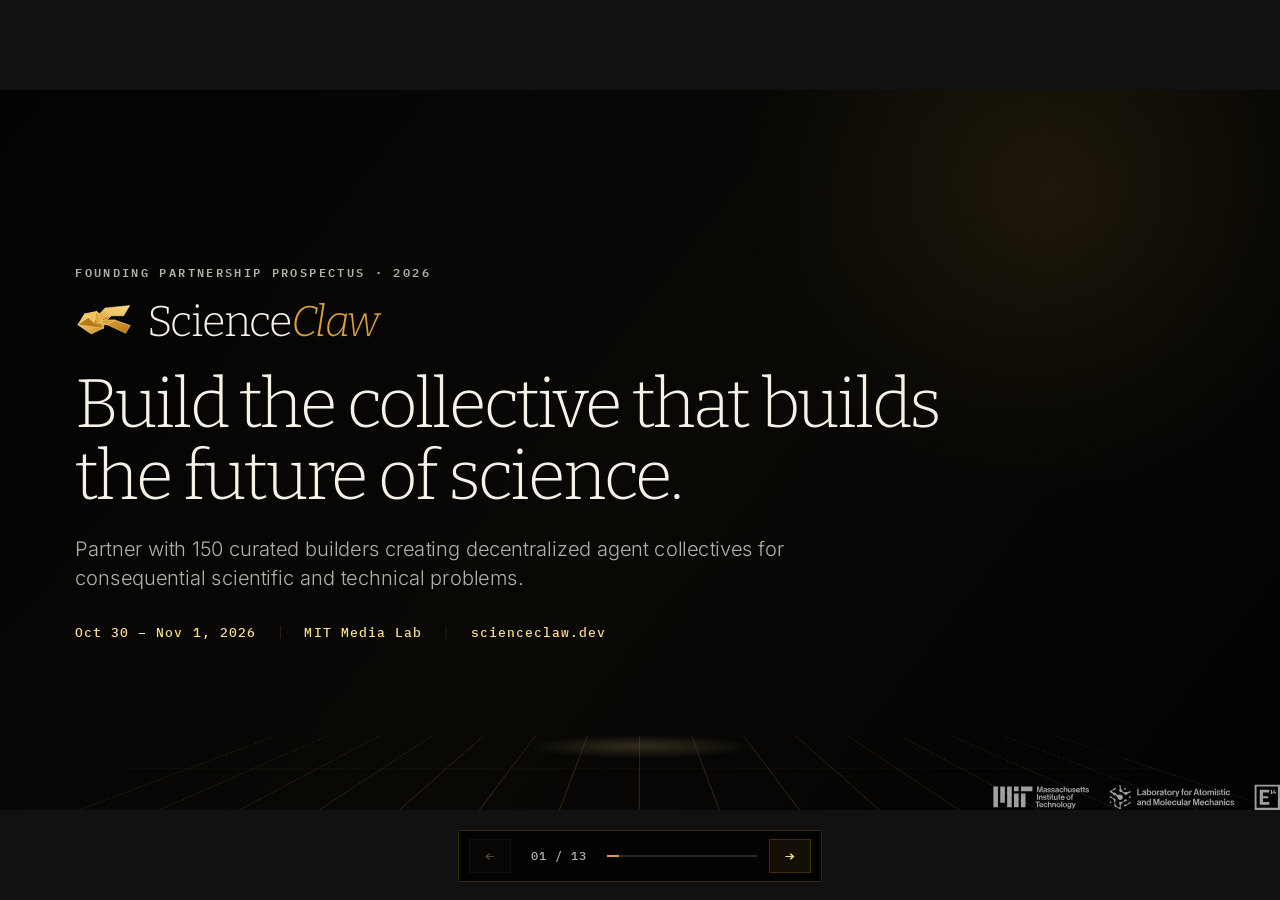
<file: sponsor_pitches/deck.html>
<!doctype html>
<html lang="en">
<head>
  <meta charset="utf-8" />
  <meta name="viewport" content="width=device-width, initial-scale=1" />
  <title>ScienceClaw Founding Partnership Prospectus</title>
  <meta name="description" content="Founding partnership prospectus for ScienceClaw at the MIT Media Lab, October 30–November 1, 2026." />
  <link rel="stylesheet" href="assets/sponsor-pitches.css" />
  <script src="assets/content.js" defer></script>
  <script src="assets/deck.js" defer></script>
</head>
<body class="deck-page">
  <main class="deck" aria-label="ScienceClaw Founding Partnership Prospectus">
    <section class="slide slide--cover" id="slide-1" data-slide="1" data-title="Build the collective that builds the future of science" aria-labelledby="slide-1-title">
      <p class="eyebrow">Founding partnership prospectus · 2026</p>
      <div class="brand brand--hero" aria-label="ScienceClaw">
        <img src="../swarm/assets/logos/scienceclaw-mark.svg" alt="" />
        <span>Science<em>Claw</em></span>
      </div>
      <h1 id="slide-1-title" data-shared-headline>Build the collective that builds the future of science.</h1>
      <p class="slide__lede">Partner with 150 curated builders creating decentralized agent collectives for consequential scientific and technical problems.</p>
      <div class="event-line"><span data-shared-event-dates>Oct 30 – Nov 1, 2026</span><span data-shared-event-venue>MIT Media Lab</span><span>scienceclaw.dev</span></div>
      <div class="organizer-lockup" aria-label="Organized with MIT, LAMM, and E14 Fund">
        <img class="logo--mit" src="../swarm/assets/logos/mit-lockup.svg" alt="Massachusetts Institute of Technology" />
        <img class="logo--lamm" src="../swarm/assets/logos/LOGO_LAMM_full_black.svg" alt="Laboratory for Atomistic and Molecular Mechanics" />
        <img class="logo--e14" src="../swarm/assets/logos/e14-logo.svg" alt="E14 Fund" />
      </div>
    </section>

    <section class="slide" id="slide-2" data-slide="2" data-title="The next leap in scientific AI is coordination" aria-labelledby="slide-2-title">
      <p class="eyebrow">01 · Why now</p>
      <h2 id="slide-2-title">The next leap in scientific AI is <em>coordination.</em></h2>
      <p class="slide__lede">Today’s most capable agents still operate inside isolated stacks. Science advances differently: specialized people, tools, datasets, simulations, and laboratories contribute distinct capabilities to a shared result.</p>
      <div class="comparison" aria-label="From isolated assistants to coordinated scientific collectives">
        <article><span class="comparison__label">Today</span><h3>Isolated assistants</h3><p>One interface, one toolchain, one bounded context.</p></article>
        <div class="comparison__arrow" aria-hidden="true">→</div>
        <article class="comparison__future"><span class="comparison__label">Next</span><h3>Scientific collectives</h3><p>Specialized agents discover capabilities, coordinate across digital and physical systems, and leave traceable artifacts others can extend.</p></article>
      </div>
    </section>

    <section class="slide" id="slide-3" data-slide="3" data-title="ScienceClaw at a glance" aria-labelledby="slide-3-title">
      <p class="eyebrow">02 · The event</p>
      <h2 id="slide-3-title">ScienceClaw at a glance</h2>
      <p class="slide__lede">A three-day, in-person hackathon for building decentralized agent collectives that solve real scientific and technical problems.</p>
      <div class="metric-grid">
        <article><strong data-shared-target>150</strong><span>Curated builders</span></article>
        <article><strong>3 days</strong><span>In person</span></article>
        <article><strong>2–5</strong><span>Builders per team</span></article>
        <article><strong>4</strong><span>Challenge areas</span></article>
      </div>
      <p class="target-note">Target cohort spanning MIT, Harvard, RISD, invited universities, startups, companies, and research laboratories.</p>
    </section>

    <section class="slide" id="slide-4" data-slide="4" data-title="What teams build and validate" aria-labelledby="slide-4-title">
      <p class="eyebrow">03 · The standard</p>
      <h2 id="slide-4-title">What teams build and validate</h2>
      <div class="process-flow">
        <article><span>01</span><h3>Problem</h3><p>Choose a difficult, open-ended, consequential scientific or technical challenge.</p></article>
        <article><span>02</span><h3>System</h3><p>Build a functioning decentralized agentic system—not only a concept or architecture.</p></article>
        <article><span>03</span><h3>Result</h3><p>Demonstrate what the system actually accomplishes.</p></article>
        <article><span>04</span><h3>Validation</h3><p>Support the result with evidence, benchmarks, comparison, or real-world validation.</p></article>
      </div>
      <blockquote>Science is the benchmark.</blockquote>
    </section>

    <section class="slide" id="slide-5" data-slide="5" data-title="Four challenge areas" aria-labelledby="slide-5-title">
      <p class="eyebrow">04 · Open problem space</p>
      <h2 id="slide-5-title">Four challenge areas</h2>
      <div class="area-grid">
        <article><span>A·01</span><h3>Biology &amp; Protein Design</h3><p>Hypothesize, design, and iterate across sequence, structure, and function.</p></article>
        <article><span>A·02</span><h3>Robotics &amp; Physical Agency</h3><p>Reach beyond the browser into robots, sensors, and cloud laboratories.</p></article>
        <article><span>A·03</span><h3>Manufacturing &amp; Materials</h3><p>Close the loop from simulation and candidate discovery to fabrication.</p></article>
        <article><span>A·04</span><h3>Open Scientific Challenge</h3><p>Participant- and sponsor-defined problems that cross conventional domains.</p></article>
      </div>
      <p class="target-note">One overall competition. Teams can work across areas and combine any model, framework, or architecture.</p>
    </section>

    <section class="slide slide--ecosystem" id="slide-6" data-slide="6" data-title="The event is a multi-agent experiment" aria-labelledby="slide-6-title">
      <p class="eyebrow">05 · The differentiator</p>
      <h2 id="slide-6-title">The event is a multi-agent experiment</h2>
      <div class="ecosystem-flow" aria-label="Agents collaborate within teams, teams exchange capabilities, and reusable outcomes strengthen the ecosystem">
        <article><span>Level 01</span><h3>Agents</h3><p>Specialized models and tools collaborate within teams.</p></article>
        <div aria-hidden="true">⇢</div>
        <article><span>Level 02</span><h3>Teams</h3><p>Teams exchange resources, agents, data, and discoveries.</p></article>
        <div aria-hidden="true">⇢</div>
        <article><span>Level 03</span><h3>Ecosystem</h3><p>Successful capabilities propagate because they make other systems stronger.</p></article>
      </div>
      <div class="callout"><strong>Collaboration bonus · +10</strong><span>Teams earn additional credit when another team successfully reuses what they build.</span></div>
    </section>

    <section class="slide" id="slide-7" data-slide="7" data-title="Where partners enter the collective" aria-labelledby="slide-7-title">
      <p class="eyebrow">06 · Your role</p>
      <h2 id="slide-7-title">Where partners enter the collective</h2>
      <p class="slide__lede">Bring a difficult problem or a capability teams can compose into working systems.</p>
      <div class="capability-grid">
        <article><span>01</span><h3>Challenges</h3><p>Consequential problems and evaluation criteria.</p></article>
        <article><span>02</span><h3>Data</h3><p>Scientific corpora and domain datasets.</p></article>
        <article><span>03</span><h3>Models &amp; APIs</h3><p>Frontier, open, or specialized intelligence.</p></article>
        <article><span>04</span><h3>Compute</h3><p>Credits and infrastructure for experimentation.</p></article>
        <article><span>05</span><h3>Physical systems</h3><p>Robots, sensors, hardware, fabrication, and labs.</p></article>
        <article><span>06</span><h3>People</h3><p>Technical mentors, researchers, and evaluators.</p></article>
      </div>
    </section>

    <section class="slide" id="slide-8" data-slide="8" data-title="What partners gain" aria-labelledby="slide-8-title">
      <p class="eyebrow">07 · Partnership value</p>
      <h2 id="slide-8-title">What partners gain</h2>
      <div class="value-grid">
        <article><span>Deploy</span><h3>Product adoption &amp; testing</h3><p>Put technology into the hands of multidisciplinary teams working on real problems.</p></article>
        <article><span>Discover</span><h3>Technical insight</h3><p>Observe unexpected integrations, failure modes, and high-value use cases.</p></article>
        <article><span>Connect</span><h3>Curated talent access</h3><p>Work directly with builders selected for demonstrated technical or research ability.</p></article>
        <article><span>Lead</span><h3>Category leadership</h3><p>Help define responsible, open infrastructure for the internet of scientific agents.</p></article>
      </div>
    </section>

    <section class="slide" id="slide-9" data-slide="9" data-title="A partner journey, not a logo placement" aria-labelledby="slide-9-title">
      <p class="eyebrow">08 · Engagement</p>
      <h2 id="slide-9-title">A partner journey, not a logo placement</h2>
      <div class="journey">
        <article><span>Before</span><h3>Shape the entry point</h3><ul><li>Co-design a challenge or resource</li><li>Prepare onboarding and evaluation</li><li>Introduce the capability to participants</li></ul></article>
        <article><span>During</span><h3>Build alongside teams</h3><ul><li>Teach a technical workshop</li><li>Mentor and troubleshoot</li><li>Join demos and judging</li></ul></article>
        <article><span>After</span><h3>Carry outcomes forward</h3><ul><li>Review projects and integrations</li><li>Receive opt-in talent/project access</li><li>Continue selected relationships</li></ul></article>
      </div>
    </section>

    <section class="slide" id="slide-10" data-slide="10" data-title="What sponsorship unlocks" aria-labelledby="slide-10-title">
      <p class="eyebrow">09 · Event impact</p>
      <h2 id="slide-10-title">What sponsorship unlocks</h2>
      <p class="slide__lede">Every contribution removes a real bottleneck between a strong idea and a validated system.</p>
      <div class="unlock-grid">
        <article><span>Prize pool</span><p>Reward functioning, consequential, and rigorously validated work.</p></article>
        <article><span>Compute &amp; tokens</span><p>Keep experimentation from stopping at the first expensive run.</p></article>
        <article><span>Hardware &amp; lab access</span><p>Let agents act on the physical world, not only in a browser.</p></article>
        <article><span>Participant experience</span><p>Support meals, safe operations, and three focused days of building.</p></article>
      </div>
    </section>

    <section class="slide" id="slide-11" data-slide="11" data-title="Four ways to build with us" aria-labelledby="slide-11-title">
      <p class="eyebrow">10 · Partnership levels</p>
      <h2 id="slide-11-title">Four ways to build with us</h2>
      <div class="tier-grid">
        <article data-tier="supporter"><span>Supporter</span><strong>$5K</strong><p>Visibility, two passes, mentors, and showcase access.</p></article>
        <article data-tier="builder"><span>Builder</span><strong>$15K</strong><p>Add a workshop, product placement, demo table, and opt-in directory.</p></article>
        <article data-tier="platform"><span>Platform</span><strong>$30K</strong><p>Add a sponsor challenge, judging, prominent branding, and curated introductions.</p></article>
        <article class="tier--featured" data-tier="presenting"><span>Presenting</span><strong>$50K</strong><p>Premier attribution, stage time, private preview, and an outcomes report.</p><small>Limited to one</small></article>
      </div>
      <p class="target-note">Benefits compound upward. Cash and in-kind support can be combined into a tailored partnership.</p>
    </section>

    <section class="slide slide--matrix" id="slide-12" data-slide="12" data-title="Founding partnership benefits" aria-labelledby="slide-12-title">
      <p class="eyebrow">11 · Benefit detail</p>
      <h2 id="slide-12-title">Founding partnership benefits</h2>
      <div class="matrix-wrap">
        <table>
          <thead><tr><th scope="col">Benefit</th><th scope="col">Supporter</th><th scope="col">Builder</th><th scope="col">Platform</th><th scope="col">Presenting</th></tr></thead>
          <tbody data-shared-benefits-matrix>
            <tr><th scope="row">Representative passes</th><td>2</td><td>4</td><td>6</td><td>8</td></tr>
            <tr><th scope="row">Technical mentors</th><td>●</td><td>●</td><td>●</td><td>●</td></tr>
            <tr><th scope="row">Website and sponsor acknowledgment</th><td>●</td><td>●</td><td>Prominent</td><td>Premier</td></tr>
            <tr><th scope="row">Workshop or technical session</th><td>—</td><td>30 min</td><td>45 min</td><td>60 min</td></tr>
            <tr><th scope="row">Participant toolkit and demo table</th><td>—</td><td>●</td><td>●</td><td>●</td></tr>
            <tr><th scope="row">Opt-in project and talent directory</th><td>—</td><td>Post-event</td><td>Post-event</td><td>Post-event</td></tr>
            <tr><th scope="row">Sponsor challenge and prize</th><td>—</td><td>—</td><td>●</td><td>●</td></tr>
            <tr><th scope="row">Judging seat and curated introductions</th><td>—</td><td>—</td><td>●</td><td>●</td></tr>
            <tr><th scope="row">Opening remarks and private demo preview</th><td>—</td><td>—</td><td>—</td><td>●</td></tr>
            <tr><th scope="row">Tailored outcomes report</th><td>—</td><td>—</td><td>—</td><td>●</td></tr>
          </tbody>
        </table>
        <aside><span data-shared-capability-label>Capability Partner · In kind</span><p data-shared-capability-terms>Compute, APIs, models, datasets, robots, sensors, fabrication, or laboratory access. Recognition is based on usable event value and support—not list price.</p></aside>
      </div>
      <p class="fine-print" data-shared-guardrails>Sponsorship supports access and participation—not guaranteed outcomes or favorable judging. Participant information is shared only with explicit consent.</p>
    </section>

    <section class="slide slide--closing" id="slide-13" data-slide="13" data-title="Build the collective with us" aria-labelledby="slide-13-title">
      <p class="eyebrow">ScienceClaw · Founding partnerships</p>
      <div class="brand brand--hero"><img src="../swarm/assets/logos/scienceclaw-mark.svg" alt="" /><span>Science<em>Claw</em></span></div>
      <h2 id="slide-13-title">Build the collective with us.</h2>
      <p class="slide__lede">Bring a problem, a capability, or a frontier worth opening.</p>
      <div class="contact-card"><a href="mailto:fw2@mit.edu" data-shared-contact>fw2@mit.edu</a><a href="https://scienceclaw.dev" data-shared-url>scienceclaw.dev</a><span data-shared-event-summary>Oct 30 – Nov 1, 2026 · MIT Media Lab</span></div>
      <div class="organizer-lockup" aria-label="Organized with MIT, LAMM, and E14 Fund">
        <img class="logo--mit" src="../swarm/assets/logos/mit-lockup.svg" alt="Massachusetts Institute of Technology" />
        <img class="logo--lamm" src="../swarm/assets/logos/LOGO_LAMM_full_black.svg" alt="Laboratory for Atomistic and Molecular Mechanics" />
        <img class="logo--e14" src="../swarm/assets/logos/e14-logo.svg" alt="E14 Fund" />
      </div>
    </section>
  </main>
</body>
</html>
</file>
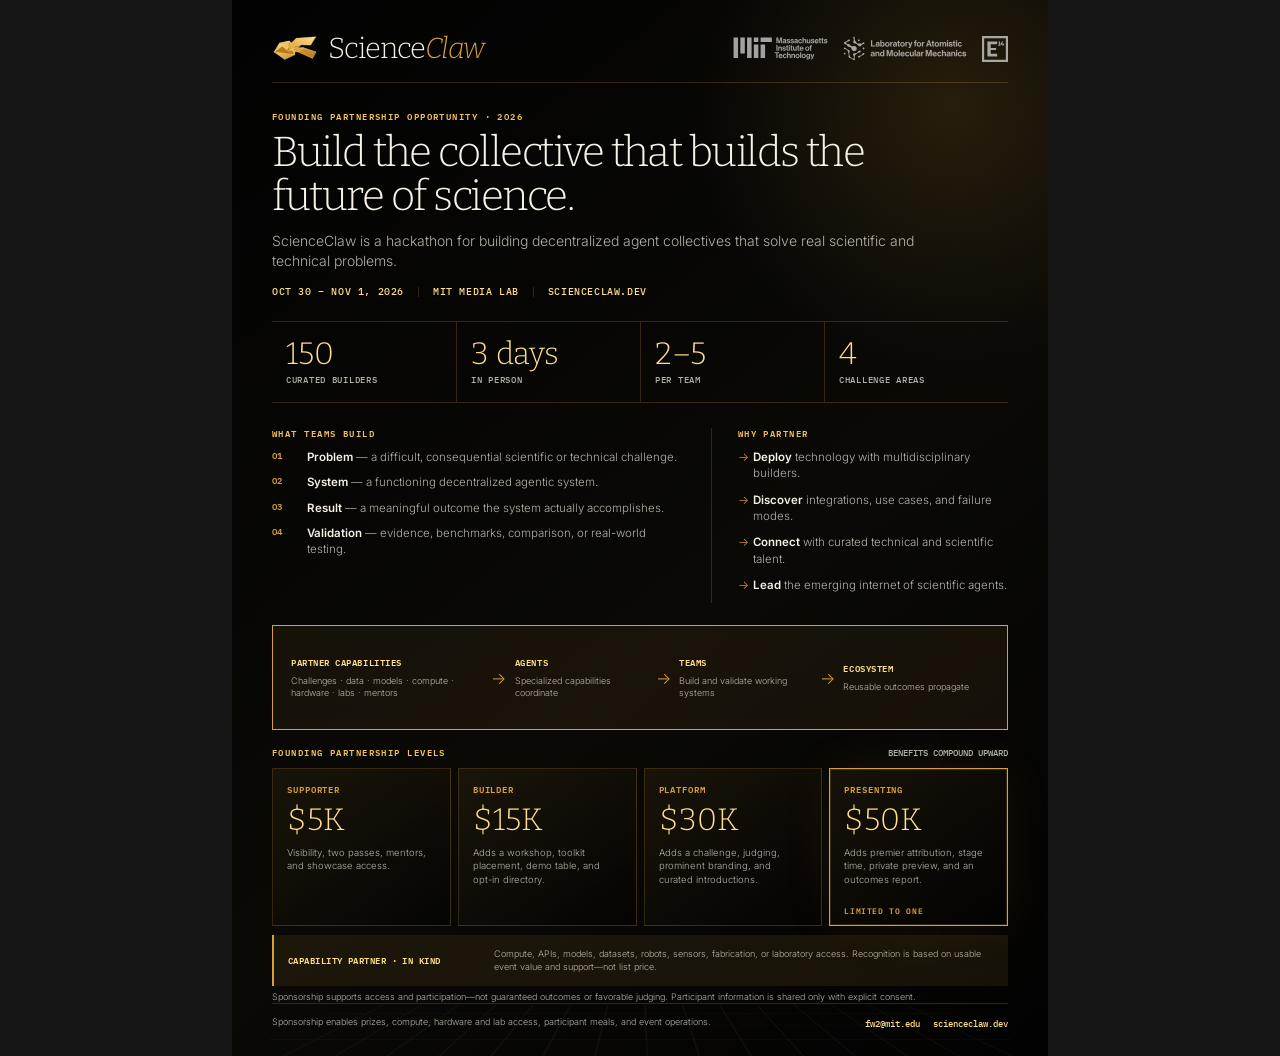
<file: sponsor_pitches/one-pager.html>
<!doctype html>
<html lang="en">
<head>
  <meta charset="utf-8" />
  <meta name="viewport" content="width=device-width, initial-scale=1" />
  <title>ScienceClaw Sponsorship Opportunity</title>
  <meta name="description" content="One-page founding sponsorship opportunity for ScienceClaw at the MIT Media Lab, October 30–November 1, 2026." />
  <link rel="stylesheet" href="assets/sponsor-pitches.css" />
  <script src="assets/content.js" defer></script>
</head>
<body class="sheet-page">
  <main class="sponsor-sheet" aria-label="ScienceClaw Sponsorship Opportunity">
    <header class="sheet-header">
      <div class="brand">
        <img src="../swarm/assets/logos/scienceclaw-mark.svg" alt="" />
        <span>Science<em>Claw</em></span>
      </div>
      <div class="organizer-lockup" aria-label="Organized with MIT, LAMM, and E14 Fund">
        <img class="logo--mit" src="../swarm/assets/logos/mit-lockup.svg" alt="Massachusetts Institute of Technology" />
        <img class="logo--lamm" src="../swarm/assets/logos/LOGO_LAMM_full_black.svg" alt="Laboratory for Atomistic and Molecular Mechanics" />
        <img class="logo--e14" src="../swarm/assets/logos/e14-logo.svg" alt="E14 Fund" />
      </div>
    </header>

    <section class="sheet-hero" aria-labelledby="sheet-title">
      <p class="eyebrow">Founding partnership opportunity · 2026</p>
      <h1 id="sheet-title" data-shared-headline>Build the collective that builds the future of science.</h1>
      <p>ScienceClaw is a hackathon for building decentralized agent collectives that solve real scientific and technical problems.</p>
      <div class="sheet-event-line"><span data-shared-event-dates>Oct 30 – Nov 1, 2026</span><span data-shared-event-venue>MIT Media Lab</span><span>scienceclaw.dev</span></div>
    </section>

    <section class="sheet-facts" aria-label="Event facts">
      <article class="sheet-fact"><strong data-shared-target>150</strong><span>Curated builders</span></article>
      <article class="sheet-fact"><strong data-shared-duration>3 days</strong><span>In person</span></article>
      <article class="sheet-fact"><strong data-shared-team-size>2–5</strong><span>Per team</span></article>
      <article class="sheet-fact"><strong data-shared-challenge-areas>4</strong><span>Challenge areas</span></article>
    </section>

    <section class="sheet-columns">
      <article>
        <p class="section-label">What teams build</p>
        <ol class="sheet-process">
          <li><span>01</span><p><strong>Problem</strong> — a difficult, consequential scientific or technical challenge.</p></li>
          <li><span>02</span><p><strong>System</strong> — a functioning decentralized agentic system.</p></li>
          <li><span>03</span><p><strong>Result</strong> — a meaningful outcome the system actually accomplishes.</p></li>
          <li><span>04</span><p><strong>Validation</strong> — evidence, benchmarks, comparison, or real-world testing.</p></li>
        </ol>
      </article>
      <article>
        <p class="section-label">Why partner</p>
        <ul class="sheet-value">
          <li><strong>Deploy</strong> technology with multidisciplinary builders.</li>
          <li><strong>Discover</strong> integrations, use cases, and failure modes.</li>
          <li><strong>Connect</strong> with curated technical and scientific talent.</li>
          <li><strong>Lead</strong> the emerging internet of scientific agents.</li>
        </ul>
      </article>
    </section>

    <section class="sheet-ecosystem" aria-label="Partner capabilities strengthen the ScienceClaw ecosystem">
      <div><span>Partner capabilities</span><small>Challenges · data · models · compute · hardware · labs · mentors</small></div>
      <b aria-hidden="true">→</b>
      <div><span>Agents</span><small>Specialized capabilities coordinate</small></div>
      <b aria-hidden="true">→</b>
      <div><span>Teams</span><small>Build and validate working systems</small></div>
      <b aria-hidden="true">→</b>
      <div><span>Ecosystem</span><small>Reusable outcomes propagate</small></div>
    </section>

    <section class="sheet-tiers" aria-labelledby="sheet-tiers-title">
      <div class="sheet-section-heading">
        <p class="section-label" id="sheet-tiers-title">Founding partnership levels</p>
        <span>Benefits compound upward</span>
      </div>
      <div class="sheet-tier-grid">
        <article data-tier="supporter"><span>Supporter</span><strong>$5K</strong><p>Visibility, 2 passes, mentors, showcase access</p></article>
        <article data-tier="builder"><span>Builder</span><strong>$15K</strong><p>+ Workshop, toolkit placement, demo table, directory</p></article>
        <article data-tier="platform"><span>Platform</span><strong>$30K</strong><p>+ Challenge, judging, prominent brand, introductions</p></article>
        <article class="tier--featured" data-tier="presenting"><span>Presenting</span><strong>$50K</strong><p>+ Premier attribution, stage time, preview, report</p><small>Limited to one</small></article>
      </div>
      <aside data-capability-partner>
        <strong data-shared-capability-label>Capability Partner · In kind</strong>
        <span data-shared-capability-terms>Compute, APIs, models, datasets, robots, sensors, fabrication, or laboratory access. Recognition is based on usable event value and support—not list price.</span>
      </aside>
      <p class="sheet-guardrails" data-shared-guardrails>Sponsorship supports access and participation—not guaranteed outcomes or favorable judging. Participant information is shared only with explicit consent.</p>
    </section>

    <footer class="sheet-footer">
      <p>Sponsorship enables prizes, compute, hardware and lab access, participant meals, and event operations.</p>
      <div><a href="mailto:fw2@mit.edu" data-shared-contact>fw2@mit.edu</a><a href="https://scienceclaw.dev" data-shared-url>scienceclaw.dev</a></div>
    </footer>
  </main>
</body>
</html>
</file>
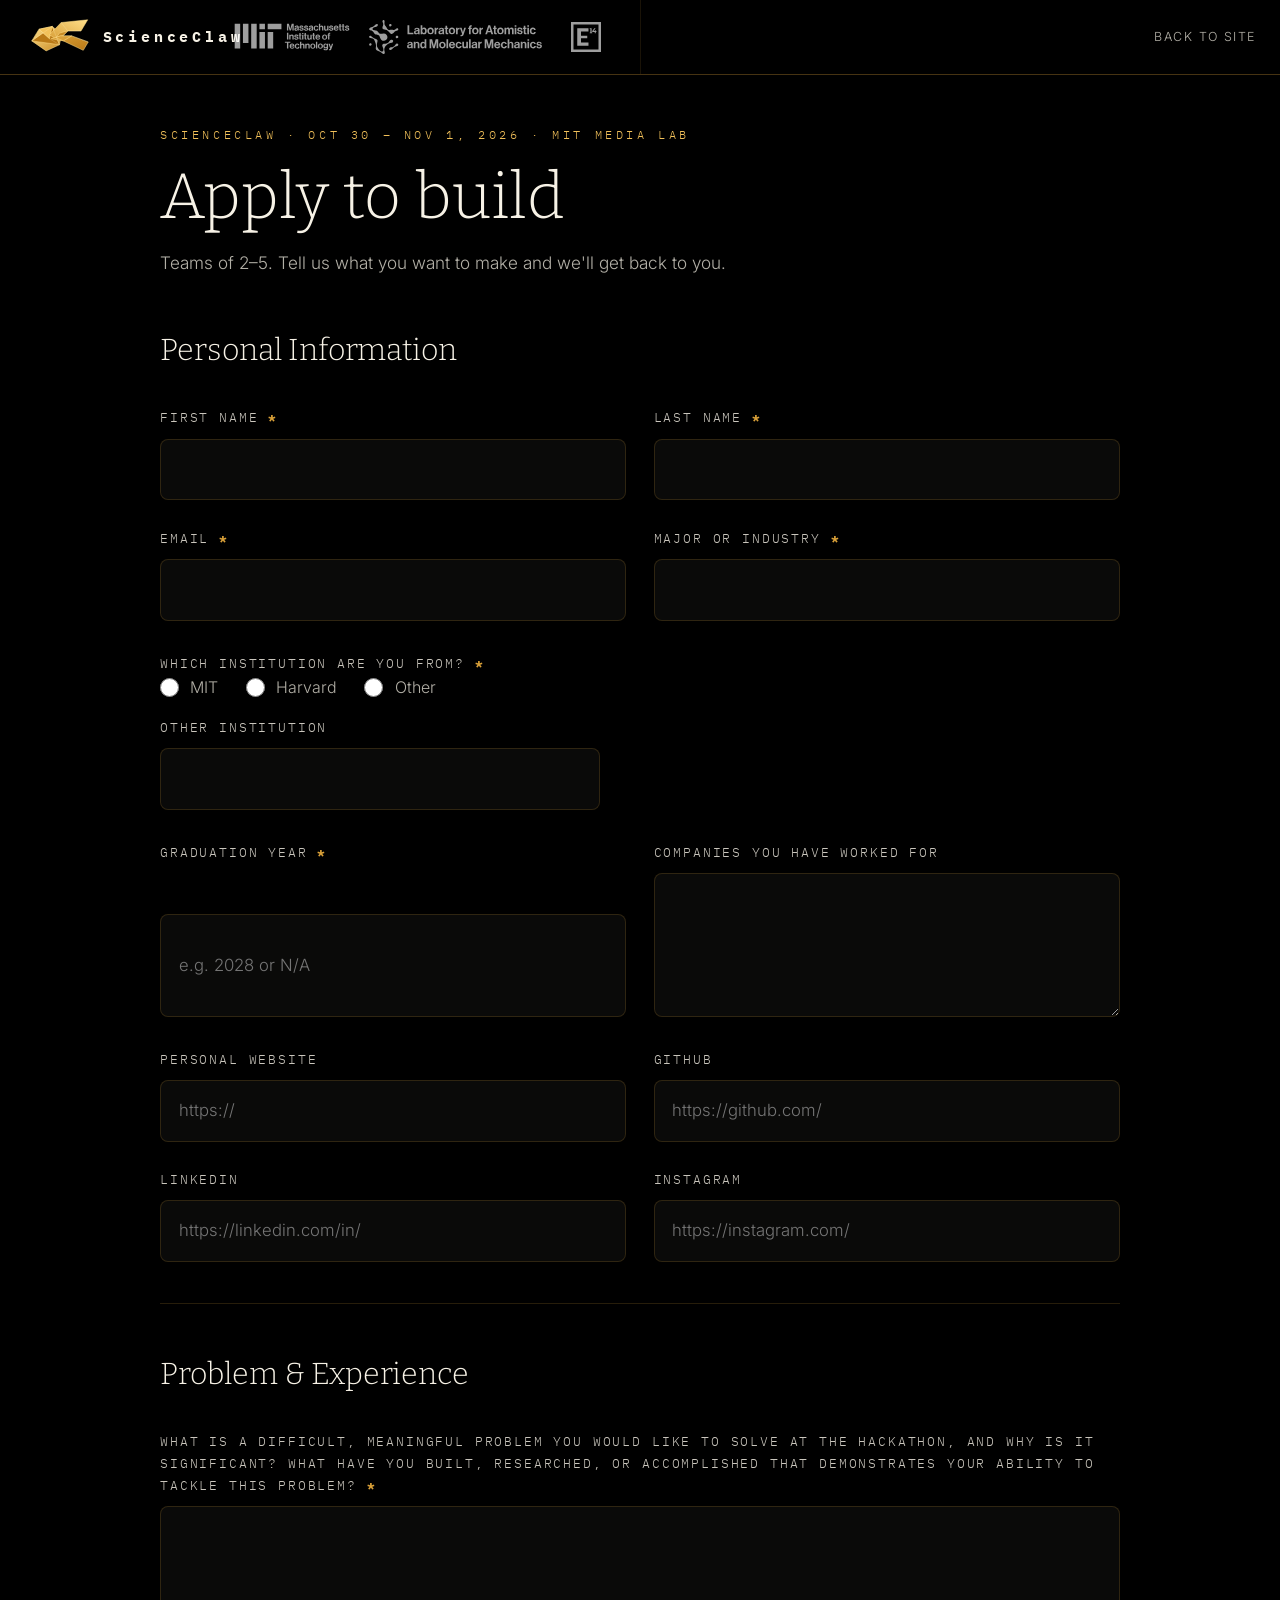
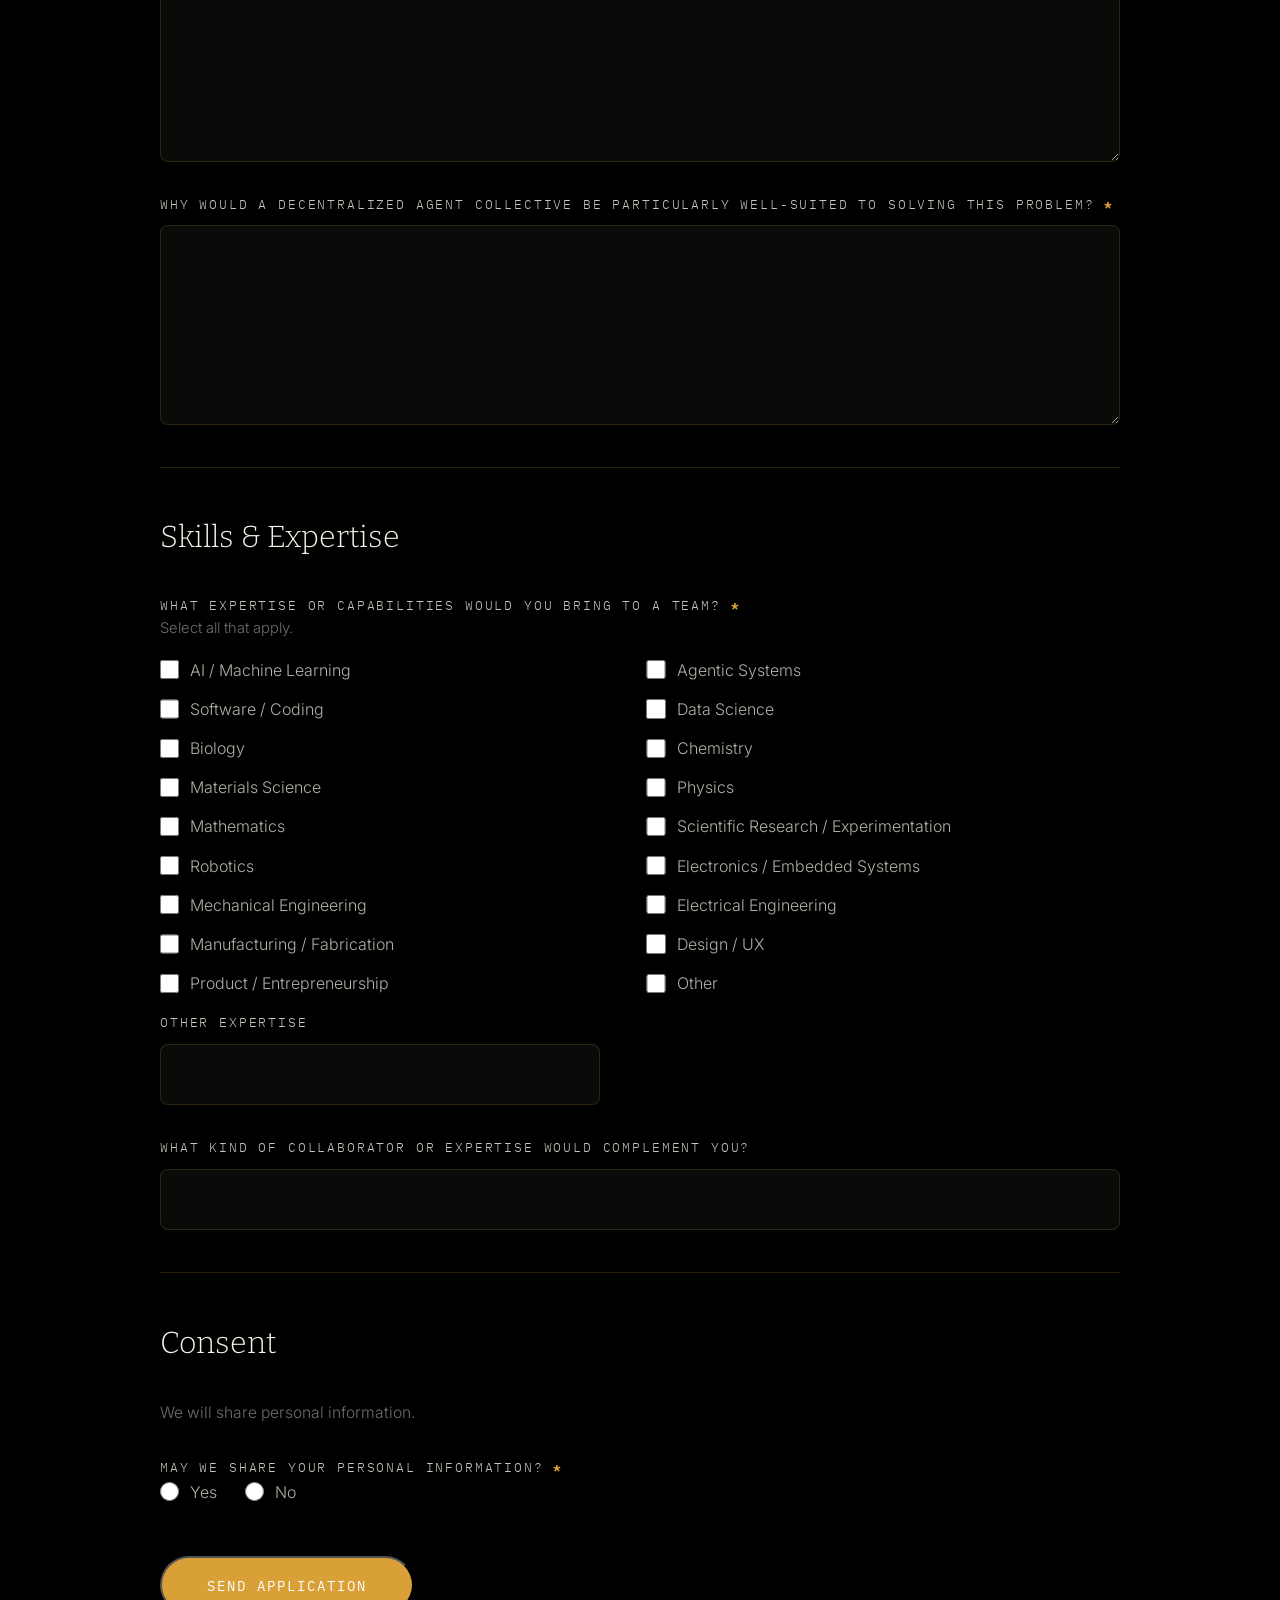
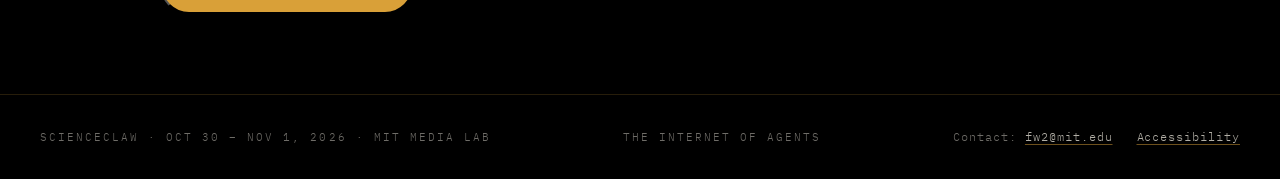
<file: swarm/apply.html>
<!DOCTYPE html>
<html lang="en">
<head>
  <meta charset="UTF-8" />
  <meta name="viewport" content="width=device-width, initial-scale=1.0" />
  <title>Apply — ScienceClaw · The Internet of Agents Hackathon</title>
  <meta name="description" content="Apply to the ScienceClaw hackathon. MIT Media Lab, Oct 30 – Nov 1, 2026." />
  <link rel="icon" type="image/svg+xml" href="assets/logos/scienceclaw-favicon.svg?v=3" />
  <link rel="icon" type="image/png" sizes="32x32" href="assets/logos/scienceclaw-favicon-32.png?v=3" />
  <link rel="icon" type="image/x-icon" href="assets/logos/favicon.ico?v=3" />
  <link rel="apple-touch-icon" sizes="180x180" href="assets/logos/apple-touch-icon.png?v=3" />
  <link rel="preconnect" href="https://fonts.googleapis.com" />
  <link rel="preconnect" href="https://fonts.gstatic.com" crossorigin />
  <link href="https://fonts.googleapis.com/css2?family=Bitter:ital,opsz,wght@0,6..12,300;0,6..12,400;0,6..12,600;1,6..12,300;1,6..12,400&family=Inter:wght@300;400;500;600&family=IBM+Plex+Mono:wght@400;700&display=swap" rel="stylesheet" />
  <link rel="stylesheet" href="css/styles.css" />
</head>
<body class="apply-page">

  <!-- Unified identity and navigation header -->
  <header class="nav nav--scrolled">
    <div class="nav__identity-row" aria-label="Hackathon organizers">
      <a class="identity identity--scienceclaw" href="index.html" aria-label="ScienceClaw Hackathon home">
        <img class="identity__scienceclaw-mark" src="assets/logos/scienceclaw-mark.svg" alt="" />
        <span class="identity__scienceclaw-word">ScienceClaw</span>
      </a>
      <div class="identity__institutions">
        <a class="identity identity--mit" href="https://www.mit.edu/" target="_blank"
          rel="noopener noreferrer" aria-label="Visit the MIT website">
          <img src="assets/logos/mit-lockup.svg" alt="Massachusetts Institute of Technology" />
        </a>
        <a class="identity identity--lamm" href="https://lamm.mit.edu/" target="_blank"
          rel="noopener noreferrer" aria-label="Visit the LAMM website">
          <img class="identity__lamm-logo" src="assets/logos/LOGO_LAMM_full_black.svg"
            alt="Laboratory for Atomistic and Molecular Mechanics" />
        </a>
        <a class="identity identity--e14" href="https://www.e14.vc/" target="_blank"
          rel="noopener noreferrer" aria-label="Visit the E14 Fund website">
          <img src="assets/logos/e14-logo.svg" alt="E14 Fund" />
        </a>
      </div>
      <a class="nav__mobile-action" href="index.html">Back to site</a>
    </div>
    <div class="nav__bar nav__bar--apply">
      <span class="nav__date">Oct 30 – Nov 1, 2026</span>
      <nav class="nav__links" aria-label="Application navigation">
        <a href="index.html">Back to site</a>
      </nav>
    </div>
  </header>

  <main class="apply-main">
    <section class="apply-page__inner">
      <span class="apply__kicker">ScienceClaw · Oct 30 – Nov 1, 2026 · MIT Media Lab</span>
      <h1 class="apply-page__title">Apply to build</h1>
      <p class="apply-page__sub">Teams of 2–5. Tell us what you want to make and we'll get back to you.</p>

      <form class="apply-form" id="app-form" action="https://formspree.io/f/mljeldnn" method="POST">
        <input type="hidden" name="_subject" value="New ScienceClaw Hackathon application" />
        <label class="form-honeypot" aria-hidden="true">
          Leave this field empty
          <input name="_gotcha" type="text" tabindex="-1" autocomplete="off" />
        </label>

        <section class="apply-form__section" aria-labelledby="personal-info-heading">
          <h2 class="apply-form__section-title" id="personal-info-heading">Personal Information</h2>

          <div class="apply-form__grid">
            <label class="field">
              <span class="field__label">First name <b>*</b></span>
              <input name="first_name" type="text" autocomplete="given-name" required />
            </label>
            <label class="field">
              <span class="field__label">Last name <b>*</b></span>
              <input name="last_name" type="text" autocomplete="family-name" required />
            </label>
            <label class="field">
              <span class="field__label">Email <b>*</b></span>
              <input name="email" type="email" autocomplete="email" required />
            </label>
            <label class="field">
              <span class="field__label">Major or industry <b>*</b></span>
              <input name="major_or_industry" type="text" required />
            </label>
          </div>

          <fieldset class="question-group">
            <legend class="field__label">Which institution are you from? <b>*</b></legend>
            <div class="apply-form__choices">
              <label class="chk"><input type="radio" name="institution" value="MIT" required /><span>MIT</span></label>
              <label class="chk"><input type="radio" name="institution" value="Harvard" /><span>Harvard</span></label>
              <label class="chk"><input id="institution-other-choice" type="radio" name="institution" value="Other" /><span>Other</span></label>
            </div>
            <label class="field field--other">
              <span class="field__label">Other institution</span>
              <input id="institution-other" name="institution_other" type="text" autocomplete="organization" />
            </label>
          </fieldset>

          <div class="apply-form__grid">
            <label class="field">
              <span class="field__label">Graduation year <b>*</b></span>
              <input name="graduation_year" type="text" inputmode="numeric" placeholder="e.g. 2028 or N/A" required />
            </label>
            <label class="field">
              <span class="field__label">Companies you have worked for</span>
              <textarea name="companies" rows="3"></textarea>
            </label>
          </div>

          <div class="apply-form__grid">
            <label class="field"><span class="field__label">Personal website</span><input name="personal_website" type="url" placeholder="https://" /></label>
            <label class="field"><span class="field__label">GitHub</span><input name="github" type="url" placeholder="https://github.com/" /></label>
            <label class="field"><span class="field__label">LinkedIn</span><input name="linkedin" type="url" placeholder="https://linkedin.com/in/" /></label>
            <label class="field"><span class="field__label">Instagram</span><input name="instagram" type="url" placeholder="https://instagram.com/" /></label>
          </div>
        </section>

        <section class="apply-form__section" aria-labelledby="problem-heading">
          <h2 class="apply-form__section-title" id="problem-heading">Problem &amp; Experience</h2>

          <label class="field field--full">
            <span class="field__label">What is a difficult, meaningful problem you would like to solve at the hackathon, and why is it significant? What have you built, researched, or accomplished that demonstrates your ability to tackle this problem? <b>*</b></span>
            <textarea name="problem_and_experience" rows="8" maxlength="2400" required></textarea>
          </label>

          <label class="field field--full">
            <span class="field__label">Why would a decentralized agent collective be particularly well-suited to solving this problem? <b>*</b></span>
            <textarea name="collective_suitability" rows="6" maxlength="1800" required></textarea>
          </label>
        </section>

        <section class="apply-form__section" aria-labelledby="expertise-heading">
          <h2 class="apply-form__section-title" id="expertise-heading">Skills &amp; Expertise</h2>

          <fieldset class="question-group">
            <legend class="field__label">What expertise or capabilities would you bring to a team? <b>*</b></legend>
            <span class="field__hint">Select all that apply.</span>
            <div class="apply-form__checks apply-form__checks--expertise">
              <label class="chk"><input type="checkbox" name="expertise" value="AI / Machine Learning" /><span>AI / Machine Learning</span></label>
              <label class="chk"><input type="checkbox" name="expertise" value="Agentic Systems" /><span>Agentic Systems</span></label>
              <label class="chk"><input type="checkbox" name="expertise" value="Software / Coding" /><span>Software / Coding</span></label>
              <label class="chk"><input type="checkbox" name="expertise" value="Data Science" /><span>Data Science</span></label>
              <label class="chk"><input type="checkbox" name="expertise" value="Biology" /><span>Biology</span></label>
              <label class="chk"><input type="checkbox" name="expertise" value="Chemistry" /><span>Chemistry</span></label>
              <label class="chk"><input type="checkbox" name="expertise" value="Materials Science" /><span>Materials Science</span></label>
              <label class="chk"><input type="checkbox" name="expertise" value="Physics" /><span>Physics</span></label>
              <label class="chk"><input type="checkbox" name="expertise" value="Mathematics" /><span>Mathematics</span></label>
              <label class="chk"><input type="checkbox" name="expertise" value="Scientific Research / Experimentation" /><span>Scientific Research / Experimentation</span></label>
              <label class="chk"><input type="checkbox" name="expertise" value="Robotics" /><span>Robotics</span></label>
              <label class="chk"><input type="checkbox" name="expertise" value="Electronics / Embedded Systems" /><span>Electronics / Embedded Systems</span></label>
              <label class="chk"><input type="checkbox" name="expertise" value="Mechanical Engineering" /><span>Mechanical Engineering</span></label>
              <label class="chk"><input type="checkbox" name="expertise" value="Electrical Engineering" /><span>Electrical Engineering</span></label>
              <label class="chk"><input type="checkbox" name="expertise" value="Manufacturing / Fabrication" /><span>Manufacturing / Fabrication</span></label>
              <label class="chk"><input type="checkbox" name="expertise" value="Design / UX" /><span>Design / UX</span></label>
              <label class="chk"><input type="checkbox" name="expertise" value="Product / Entrepreneurship" /><span>Product / Entrepreneurship</span></label>
              <label class="chk"><input id="expertise-other-choice" type="checkbox" name="expertise" value="Other" /><span>Other</span></label>
            </div>
            <label class="field field--other">
              <span class="field__label">Other expertise</span>
              <input id="expertise-other" name="expertise_other" type="text" />
            </label>
          </fieldset>

          <label class="field field--full">
            <span class="field__label">What kind of collaborator or expertise would complement you?</span>
            <input name="complementary_collaborator" type="text" />
          </label>
        </section>

        <section class="apply-form__section" aria-labelledby="consent-heading">
          <h2 class="apply-form__section-title" id="consent-heading">Consent</h2>
          <p class="apply-form__section-note">We will share personal information.</p>
          <fieldset class="question-group">
            <legend class="field__label">May we share your personal information? <b>*</b></legend>
            <div class="apply-form__choices">
              <label class="chk"><input type="radio" name="public_sharing_consent" value="Yes" required /><span>Yes</span></label>
              <label class="chk"><input type="radio" name="public_sharing_consent" value="No" /><span>No</span></label>
            </div>
          </fieldset>
        </section>

        <div class="apply-form__row">
          <button class="btn btn--solid btn--big" id="app-submit" type="submit">Send application</button>
          <span class="apply-form__status" id="app-status" role="status" aria-live="polite"></span>
        </div>
      </form>

      <div class="apply-done" id="app-done" tabindex="-1" hidden>
        <p class="apply__kicker">Received</p>
        <h2 class="apply-page__title">Application received</h2>
        <p class="apply-page__sub">Your application was recorded successfully. Watch your email for updates.</p>
      </div>
    </section>
  </main>

  <footer class="footer">
    <span>ScienceClaw · Oct 30 – Nov 1, 2026 · MIT Media Lab</span>
    <span>The Internet of Agents</span>
    <nav class="footer__compliance" aria-label="Site information">
      <span>Contact: <a href="mailto:fw2@mit.edu">fw2@mit.edu</a></span>
      <a href="https://accessibility.mit.edu/">Accessibility</a>
    </nav>
  </footer>

  <script>
    const form = document.getElementById("app-form");
    const submit = document.getElementById("app-submit");
    const status = document.getElementById("app-status");
    const done = document.getElementById("app-done");
    const institutionOtherChoice = document.getElementById("institution-other-choice");
    const institutionOther = document.getElementById("institution-other");
    const expertiseOtherChoice = document.getElementById("expertise-other-choice");
    const expertiseOther = document.getElementById("expertise-other");
    const expertiseChoices = [...form.querySelectorAll("input[name=expertise]")];

    const updateOtherRequirements = () => {
      institutionOther.required = institutionOtherChoice.checked;
      expertiseOther.required = expertiseOtherChoice.checked;
    };

    const validateExpertise = () => {
      const hasExpertise = expertiseChoices.some((choice) => choice.checked);
      expertiseChoices[0].setCustomValidity(hasExpertise ? "" : "Choose at least one area of expertise.");
    };


    form.querySelectorAll("input[name=institution]").forEach((choice) => {
      choice.addEventListener("change", updateOtherRequirements);
    });
    expertiseChoices.forEach((choice) => {
      choice.addEventListener("change", () => {
        updateOtherRequirements();
        validateExpertise();
      });
    });

    form.addEventListener("submit", async (event) => {
      event.preventDefault();
      updateOtherRequirements();
      validateExpertise();
      if (!form.reportValidity()) return;

      submit.disabled = true;
      submit.textContent = "Sending…";
      status.textContent = "Submitting your application…";
      status.classList.remove("apply-form__status--error");

      try {
        const response = await fetch(form.action, {
          method: form.method,
          body: new FormData(form),
          headers: { Accept: "application/json" }
        });

        if (!response.ok) throw new Error("Submission failed");

        form.reset();
        form.hidden = true;
        done.hidden = false;
        done.focus();
      } catch (error) {
        status.textContent = "Unable to send your application. Please try again.";
        status.classList.add("apply-form__status--error");
        submit.disabled = false;
        submit.textContent = "Send application";
      }
    });
  </script>
</body>
</html>
</file>
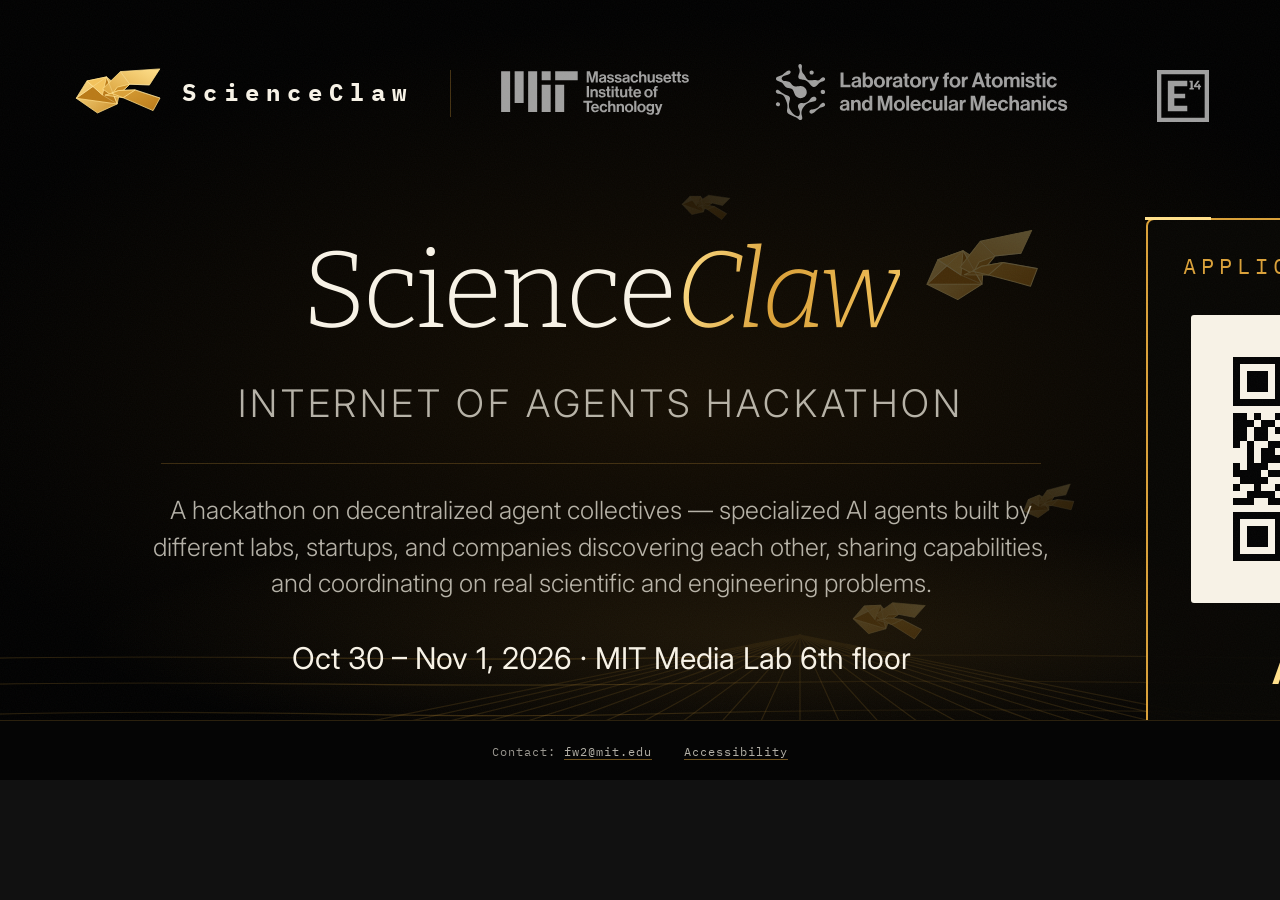
<file: swarm/flyer.html>
<!DOCTYPE html>
<html lang="en">
<head>
  <meta charset="UTF-8" />
  <meta name="viewport" content="width=device-width, initial-scale=1.0" />
  <title>ScienceClaw — Internet of Agents Hackathon Flyer</title>
  <link rel="preconnect" href="https://fonts.googleapis.com" />
  <link rel="preconnect" href="https://fonts.gstatic.com" crossorigin />
  <link href="https://fonts.googleapis.com/css2?family=Bitter:ital,opsz,wght@0,6..12,300;0,6..12,400;0,6..12,600;1,6..12,300;1,6..12,400&family=Inter:wght@300;400;500;600&family=IBM+Plex+Mono:wght@400;700&display=swap" rel="stylesheet" />
  <style>
    :root {
      --bg: #050505;
      --bg-deep: #000000;
      --ink: #f7f2e6;
      --ink-dim: rgba(247, 242, 230, 0.72);
      --accent: #d9a038;
      --accent-warm: #ffdf8a;
      --accent-soft: #f2c15a;
      --line: rgba(217, 160, 56, 0.18);
      --serif: "Bitter", Georgia, serif;
      --sans: "Inter", system-ui, sans-serif;
      --mono: "IBM Plex Mono", ui-monospace, monospace;
    }

    * { box-sizing: border-box; }

    html,
    body {
      margin: 0;
      width: 100%;
      min-width: 1600px;
      min-height: 900px;
      background: #111;
    }

    body {
      display: grid;
      place-items: start center;
      color: var(--ink);
      font-family: var(--sans);
      -webkit-font-smoothing: antialiased;
    }

    .flyer-stage {
      position: relative;
      width: 1600px;
      height: 900px;
      overflow: hidden;
    }

    .flyer {
      position: relative;
      width: 1600px;
      height: 900px;
      overflow: hidden;
      isolation: isolate;
      background:
        radial-gradient(ellipse 72% 62% at 43% 44%, rgba(91, 59, 10, 0.22), transparent 68%),
        var(--bg-deep);
    }

    .flyer::after {
      position: absolute;
      inset: 0;
      z-index: 8;
      content: "";
      pointer-events: none;
      opacity: 0.035;
      background-image: url("data:image/svg+xml,%3Csvg xmlns='http://www.w3.org/2000/svg' width='300' height='300'%3E%3Cfilter id='n'%3E%3CfeTurbulence type='fractalNoise' baseFrequency='.85' numOctaves='2' seed='9'/%3E%3C/filter%3E%3Crect width='100%25' height='100%25' filter='url(%23n)'/%3E%3C/svg%3E");
      mix-blend-mode: screen;
    }

    .terrain {
      position: absolute;
      inset: 0;
      z-index: 0;
      width: 100%;
      height: 100%;
    }

    .organizers {
      position: absolute;
      inset: 62px 0 auto;
      z-index: 4;
      height: 66px;
    }

    .brand,
    .organizer {
      position: absolute;
      display: flex;
      align-items: center;
      height: 60px;
    }

    .brand {
      left: 72px;
      top: 0;
      gap: 18px;
    }

    .brand__mark { width: 92px; height: 59px; }

    .brand__name {
      font-family: var(--mono);
      font-size: 24px;
      font-weight: 700;
      letter-spacing: 0.29em;
    }

    .organizers__divider {
      position: absolute;
      left: 450px;
      top: 8px;
      width: 1px;
      height: 47px;
      background: rgba(217, 160, 56, 0.3);
    }

    .organizer { opacity: 0.62; }
    .organizer--mit { left: 500px; top: 1px; width: 190px; }
    .organizer--lamm { left: 739px; top: 0; width: 365px; }
    .organizer--e14 { left: 1157px; top: 4px; width: 52px; }

    .organizer--mit img {
      width: 190px;
      height: 46px;
      object-fit: contain;
      filter: brightness(0) invert(1);
    }

    .organizer__lamm-logo {
      width: 365px;
      height: 60px;
      object-fit: contain;
      filter: brightness(0) invert(1);
    }

    .organizer--e14 img {
      width: 52px;
      height: 52px;
      filter: brightness(0) invert(1);
    }

    .copy {
      position: absolute;
      left: 76px;
      top: 230px;
      z-index: 3;
      width: 1050px;
      text-align: center;
    }

    .flyer__title {
      margin: 0;
      color: var(--ink);
      font-family: var(--serif);
      font-size: 108.8px;
      font-weight: 300;
      line-height: 1.12;
      letter-spacing: -0.02em;
    }

    .flyer__title-line {
      display: block;
      white-space: nowrap;
    }

    .flyer__title-subtitle {
      margin-top: 28px;
      color: var(--ink-dim);
      font-family: var(--sans);
      font-size: 38px;
      font-weight: 300;
      letter-spacing: 0.1em;
      line-height: 1.25;
      text-transform: uppercase;
    }

    .flyer__title em {
      color: var(--accent);
      font-style: italic;
      background: linear-gradient(100deg, var(--accent-warm) 0%, var(--accent) 45%, var(--accent-soft) 100%);
      background-clip: text;
      -webkit-background-clip: text;
      -webkit-text-fill-color: transparent;
    }

    .flyer__rule {
      width: 880px;
      height: 1px;
      margin: 36px auto 0;
      background: rgba(217, 160, 56, 0.24);
    }

    .flyer__blurb {
      width: 930px;
      margin: 28px auto 0;
      color: var(--ink-dim);
      font-size: 25px;
      font-weight: 300;
      line-height: 1.45;
    }

    .flyer__details {
      margin-top: 42px;
      color: var(--ink);
      font-size: 30px;
      font-weight: 400;
      line-height: 1;
      white-space: nowrap;
    }

    .apply-panel {
      position: absolute;
      left: 1146px;
      top: 218px;
      z-index: 5;
      width: 378px;
      height: 528px;
      display: flex;
      flex-direction: column;
      align-items: center;
      color: inherit;
      text-decoration: none;
      background: rgba(7, 6, 3, 0.95);
      border: 2px solid var(--accent);
      border-radius: 8px;
    }

    .apply-panel::before {
      position: absolute;
      inset: -3px;
      content: "";
      pointer-events: none;
      background:
        linear-gradient(var(--accent-warm), var(--accent-warm)) left top / 66px 3px no-repeat,
        linear-gradient(var(--accent-warm), var(--accent-warm)) right top / 66px 3px no-repeat,
        linear-gradient(var(--accent-warm), var(--accent-warm)) left bottom / 66px 3px no-repeat,
        linear-gradient(var(--accent-warm), var(--accent-warm)) right bottom / 66px 3px no-repeat;
    }

    .apply-panel__eyebrow {
      margin-top: 35px;
      color: var(--accent);
      font-family: var(--mono);
      font-size: 22px;
      font-weight: 400;
      letter-spacing: 0.22em;
      line-height: 1;
    }

    .apply-panel__qr {
      width: 288px;
      height: 288px;
      margin-top: 38px;
      border-radius: 3px;
      image-rendering: pixelated;
    }

    .apply-panel__label {
      margin-top: 43px;
      color: var(--accent-warm);
      font-size: 44px;
      font-weight: 600;
      letter-spacing: 0.04em;
      line-height: 1;
    }

    .flyer-site-footer {
      width: 1600px;
      display: flex;
      align-items: center;
      justify-content: center;
      flex-wrap: wrap;
      gap: 0.75rem 2rem;
      padding: 1.35rem 2rem;
      color: rgba(247, 242, 230, 0.62);
      background: #050505;
      border-top: 1px solid var(--line);
      font-family: var(--mono);
      font-size: 0.78rem;
      letter-spacing: 0.08em;
    }

    .flyer-site-footer a {
      color: var(--ink-dim);
      text-underline-offset: 0.24em;
      text-decoration-color: rgba(217, 160, 56, 0.5);
    }

    .flyer-site-footer a:hover { color: var(--accent-warm); }

    .flyer-site-footer a:focus-visible {
      color: var(--accent-warm);
      outline: 1px solid var(--accent-soft);
      outline-offset: 5px;
      border-radius: 2px;
    }

    .flock img {
      position: absolute;
      z-index: 1;
      height: auto;
      opacity: 0.2;
    }

    .flock img:nth-child(1) { left: 920px; top: 230px; width: 122px; opacity: 0.32; transform: rotate(-8deg); }
    .flock img:nth-child(2) { left: 1020px; top: 485px; width: 56px; transform: rotate(-11deg); }
    .flock img:nth-child(3) { left: 850px; top: 595px; width: 76px; opacity: 0.24; transform: rotate(9deg); }
    .flock img:nth-child(4) { left: 680px; top: 190px; width: 50px; opacity: 0.16; transform: rotate(12deg); }

    @media screen and (max-width: 1599px) {
      html, body { min-width: 0; min-height: 0; }
      body { display: block; }
      .flyer-stage { width: 100vw; height: 56.25vw; }
      .flyer { transform: scale(calc(100vw / 1600px)); transform-origin: top left; }
      .flyer-site-footer { width: 100%; }
    }

    @page { size: 1600px 900px; margin: 0; }

    @media print {
      .flyer-site-footer { display: none; }
      .flyer-stage { width: 1600px; height: 900px; }
      .flyer { transform: none; }
      html,
      body {
        width: 1600px;
        height: 900px;
        background: #000;
        print-color-adjust: exact;
        -webkit-print-color-adjust: exact;
      }

      .flyer__title em {
        color: var(--accent);
        background: none;
        -webkit-text-fill-color: var(--accent);
      }
    }
  </style>
</head>
<body>
  <div class="flyer-stage">
  <main class="flyer" aria-label="ScienceClaw — Internet of Agents Hackathon promotional flyer">
    <svg class="terrain" viewBox="0 0 1600 900" aria-hidden="true" preserveAspectRatio="none">
      <defs>
        <linearGradient id="terrain-stroke" x1="0" y1="0" x2="0" y2="1">
          <stop offset="0" stop-color="#d9a038" stop-opacity=".10" />
          <stop offset="1" stop-color="#d9a038" stop-opacity=".45" />
        </linearGradient>
        <radialGradient id="horizon-glow" cx="50%" cy="50%" r="50%">
          <stop offset="0" stop-color="#d9a038" stop-opacity=".10" />
          <stop offset="1" stop-color="#d9a038" stop-opacity="0" />
        </radialGradient>
      </defs>
      <ellipse cx="800" cy="640" rx="720" ry="120" fill="url(#horizon-glow)" />
      <g fill="none" stroke="url(#terrain-stroke)" stroke-width="1.2" opacity=".74">
        <path d="M800 635L-520 900M800 635L-400 900M800 635L-280 900M800 635L-160 900M800 635L-40 900M800 635L80 900M800 635L200 900M800 635L320 900M800 635L440 900M800 635L560 900M800 635L680 900M800 635L800 900M800 635L920 900M800 635L1040 900M800 635L1160 900M800 635L1280 900M800 635L1400 900M800 635L1520 900M800 635L1640 900M800 635L1760 900M800 635L1880 900M800 635L2000 900M800 635L2120 900" />
        <path d="M0 658C250 654 430 662 650 658S1050 654 1260 658S1480 662 1600 658" />
        <path d="M0 684C250 680 430 688 650 684S1050 680 1260 684S1480 688 1600 684" />
        <path d="M0 714C250 708 430 720 650 714S1050 708 1260 714S1480 720 1600 714" />
        <path d="M0 748C250 740 430 756 650 748S1050 740 1260 748S1480 756 1600 748" />
        <path d="M0 788C250 777 430 799 650 788S1050 777 1260 788S1480 799 1600 788" />
        <path d="M0 834C250 819 430 849 650 834S1050 819 1260 834S1480 849 1600 834" />
        <path d="M0 886C250 867 430 905 650 886S1050 867 1260 886S1480 905 1600 886" />
      </g>
    </svg>

    <header class="organizers" aria-label="Hackathon organizers">
      <div class="brand">
        <img class="brand__mark" src="assets/logos/scienceclaw-mark.svg" alt="" />
        <span class="brand__name">ScienceClaw</span>
      </div>
      <span class="organizers__divider" aria-hidden="true"></span>
      <div class="organizer organizer--mit">
        <img src="assets/logos/mit-lockup.svg" alt="Massachusetts Institute of Technology" />
      </div>
      <div class="organizer organizer--lamm">
        <img class="organizer__lamm-logo" src="assets/logos/LOGO_LAMM_full_black.svg"
          alt="Laboratory for Atomistic and Molecular Mechanics" />
      </div>
      <div class="organizer organizer--e14">
        <img src="assets/logos/e14-logo.svg" alt="E14 Fund" />
      </div>
    </header>

    <div class="flock" aria-hidden="true">
      <img src="assets/logos/scienceclaw-mark.svg" alt="" />
      <img src="assets/logos/scienceclaw-mark.svg" alt="" />
      <img src="assets/logos/scienceclaw-mark.svg" alt="" />
      <img src="assets/logos/scienceclaw-mark.svg" alt="" />
    </div>

    <section class="copy" aria-labelledby="flyer-title">
      <h1 class="flyer__title" id="flyer-title">
        <span class="flyer__title-line flyer__title-primary">Science<em>Claw</em></span>
        <span class="flyer__title-line flyer__title-subtitle">Internet of Agents Hackathon</span>
      </h1>
      <div class="flyer__rule" aria-hidden="true"></div>
      <p class="flyer__blurb">A hackathon on decentralized agent collectives — specialized AI agents built by different labs, startups, and companies discovering each other, sharing capabilities, and coordinating on real scientific and engineering problems.</p>
      <p class="flyer__details">Oct 30 – Nov 1, 2026 · MIT Media Lab 6th floor</p>
    </section>

    <a class="apply-panel" href="https://scienceclaw.dev/apply.html" aria-label="Apply to the ScienceClaw Hackathon">
      <span class="apply-panel__eyebrow">APPLICATIONS OPEN</span>
      <img class="apply-panel__qr" src="assets/social/scienceclaw-apply-qr.svg" alt="QR code linking to the ScienceClaw Hackathon application" />
      <span class="apply-panel__label">Apply</span>
    </a>
  </main>
  </div>
  <footer class="flyer-site-footer">
    <span>Contact: <a href="mailto:fw2@mit.edu">fw2@mit.edu</a></span>
    <a href="https://accessibility.mit.edu/">Accessibility</a>
  </footer>
</body>
</html>
</file>
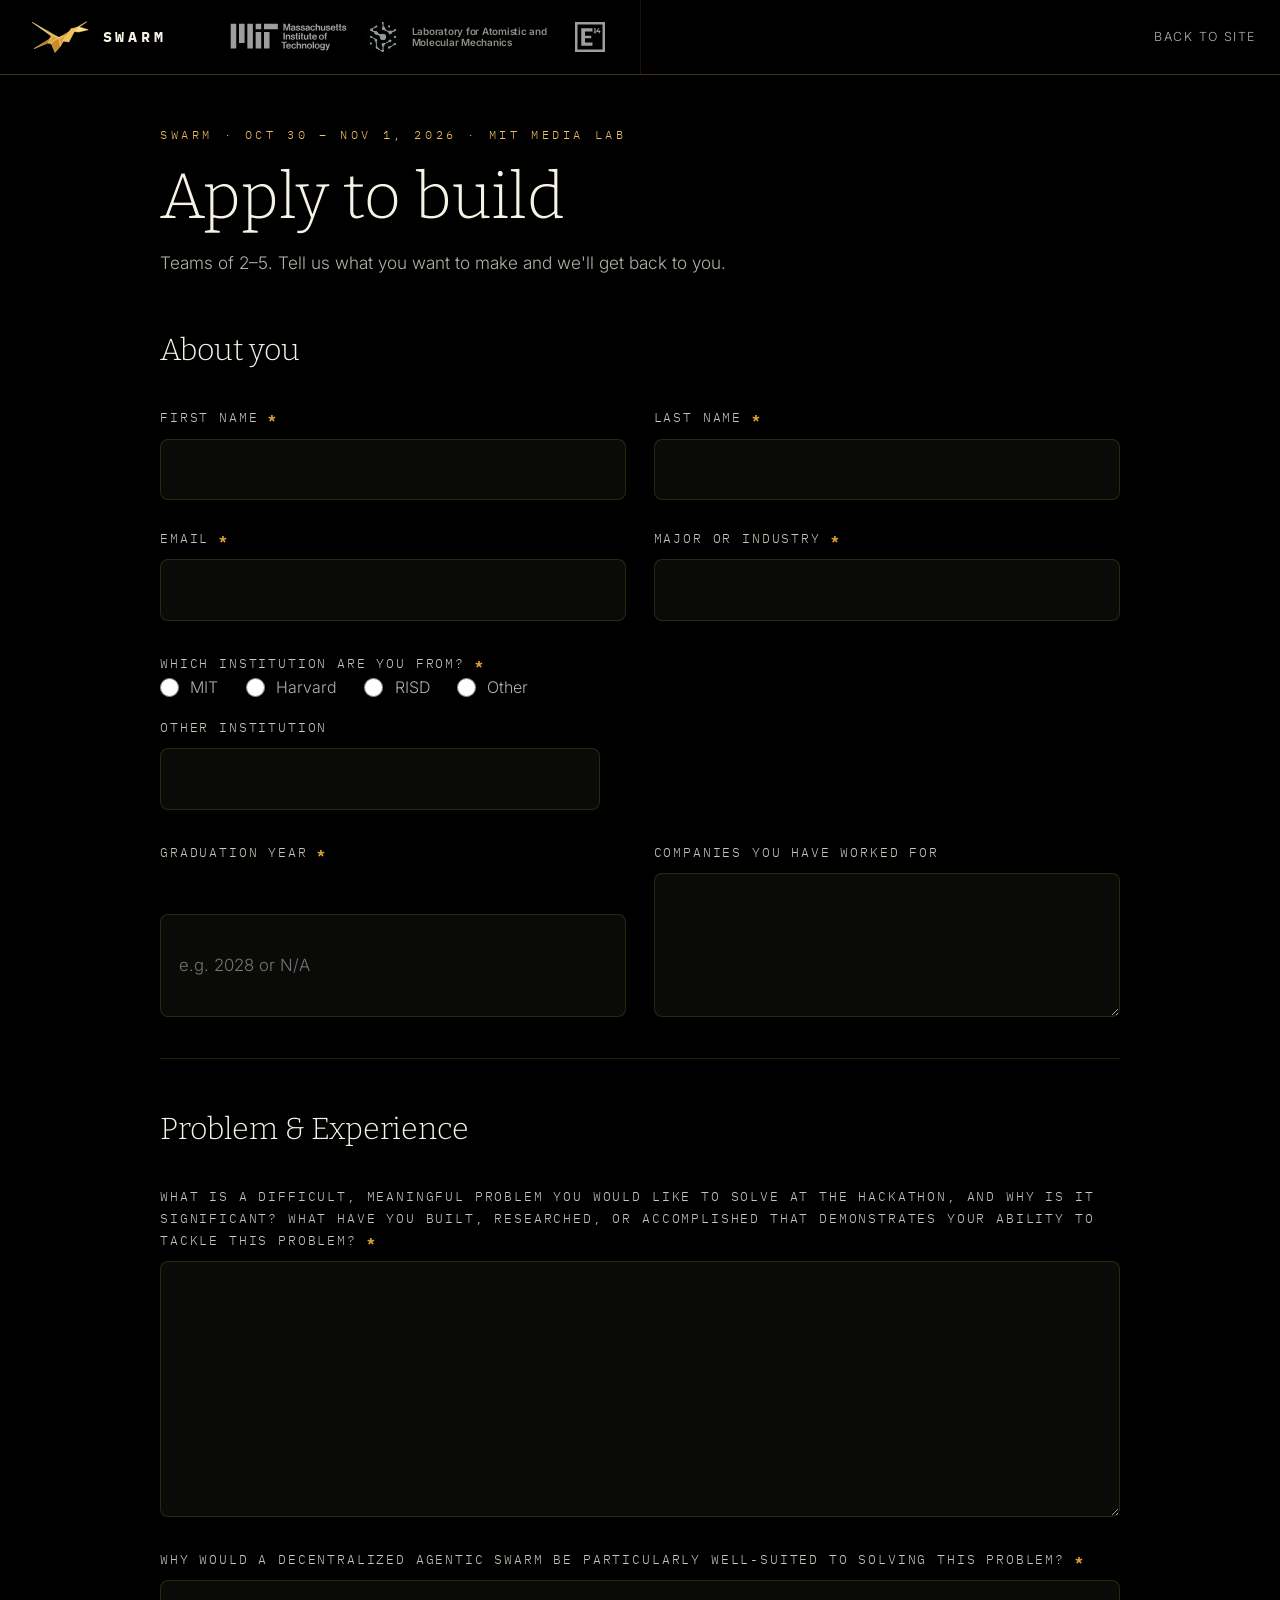
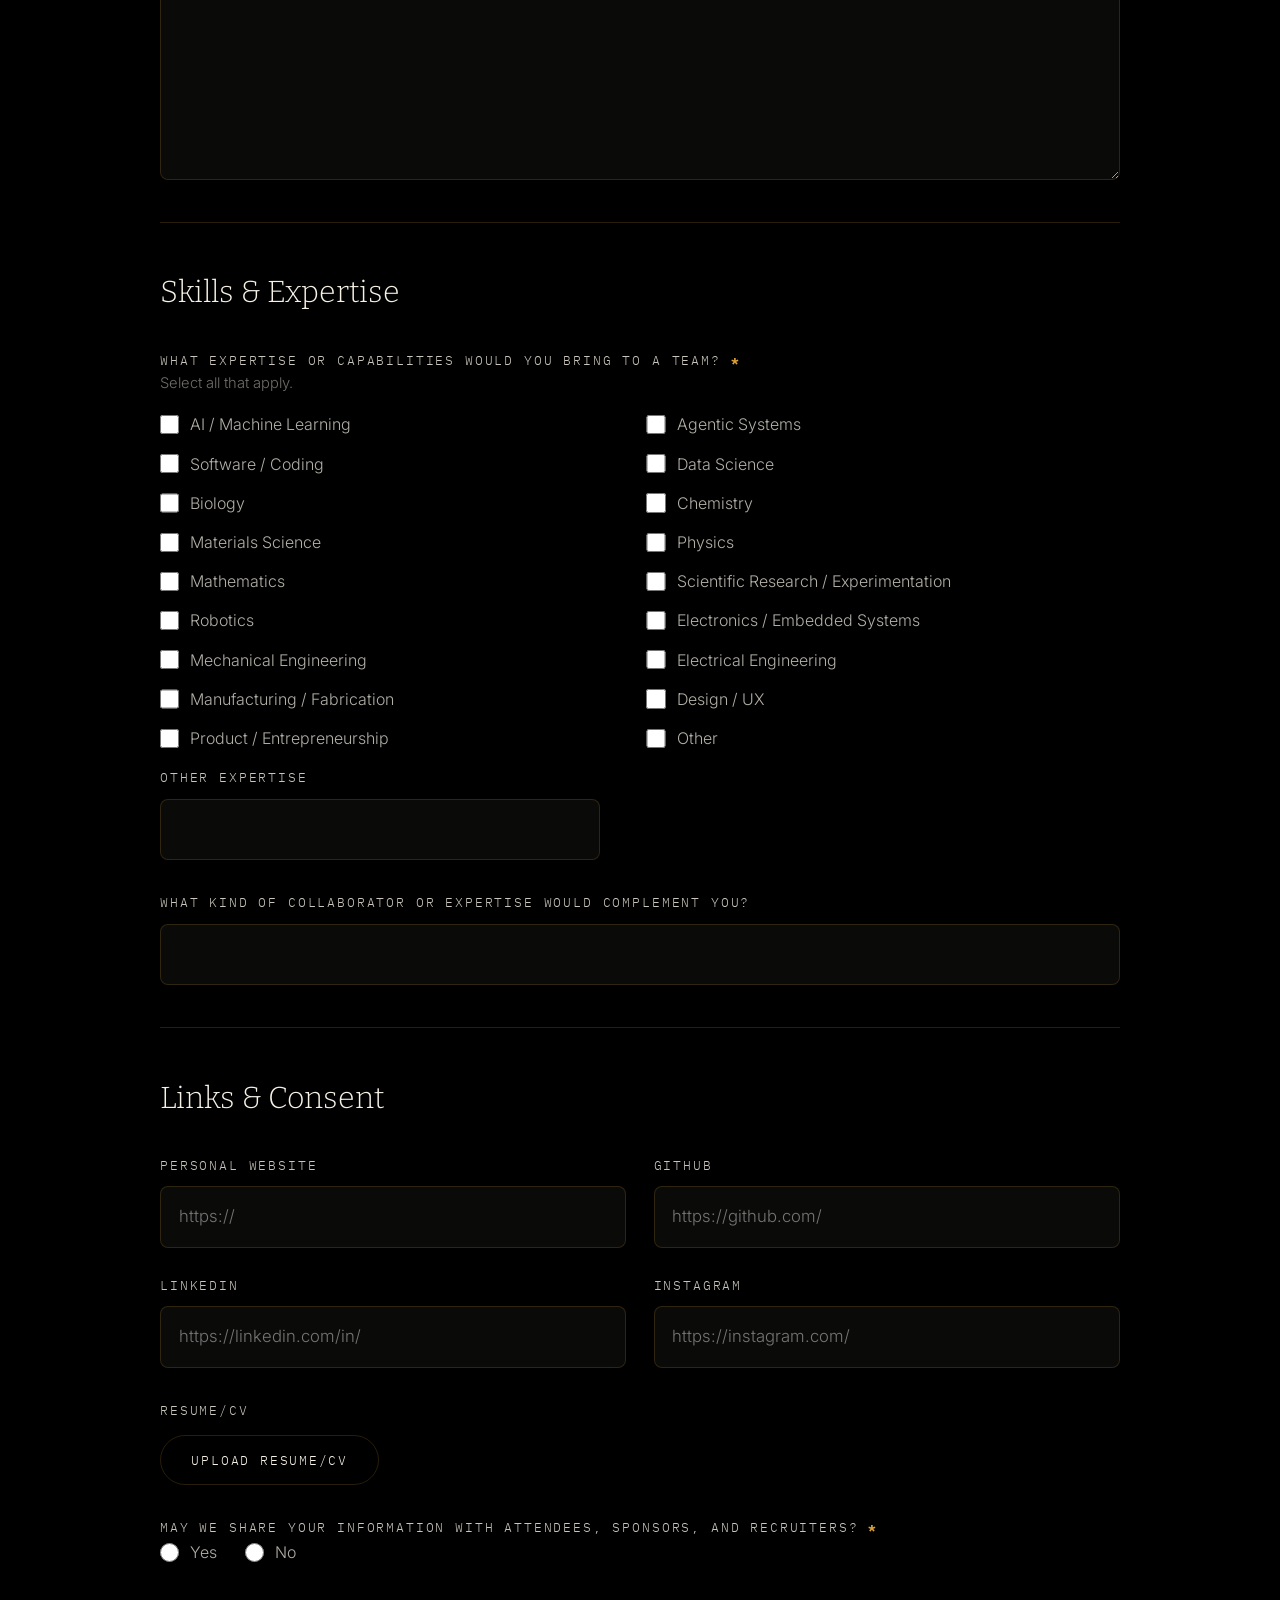
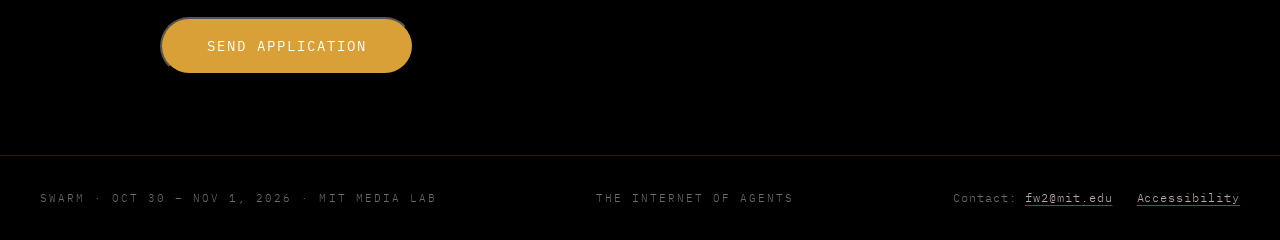
<file: v2/apply.html>
<!DOCTYPE html>
<html lang="en">
<head>
  <meta charset="UTF-8" />
  <meta name="viewport" content="width=device-width, initial-scale=1.0" />
  <title>Apply — Swarm · The Internet of Agents Hackathon</title>
  <meta name="description" content="Apply to the Swarm hackathon. MIT Media Lab, Oct 30 – Nov 1, 2026." />
  <link rel="icon" type="image/svg+xml" href="assets/logos/swarm-favicon.svg" />
  <link rel="preconnect" href="https://fonts.googleapis.com" />
  <link rel="preconnect" href="https://fonts.gstatic.com" crossorigin />
  <link href="https://fonts.googleapis.com/css2?family=Bitter:ital,opsz,wght@0,6..12,300;0,6..12,400;0,6..12,600;1,6..12,300;1,6..12,400&family=Inter:wght@300;400;500;600&family=IBM+Plex+Mono:wght@400;700&display=swap" rel="stylesheet" />
  <link rel="stylesheet" href="css/styles.css" />
</head>
<body class="apply-page">

  <!-- Unified identity and navigation header -->
  <header class="nav nav--scrolled">
    <div class="nav__identity-row" aria-label="Hackathon organizers">
      <a class="identity identity--swarm" href="index.html" aria-label="Swarm Hackathon home">
        <img class="identity__swarm-crane" src="assets/logos/swarm-crane.svg" alt="" />
        <span class="identity__swarm-word">SWARM</span>
      </a>
      <div class="identity__institutions">
        <a class="identity identity--mit" href="https://www.mit.edu/" target="_blank"
          rel="noopener noreferrer" aria-label="Visit the MIT website">
          <img src="assets/logos/mit-lockup.svg" alt="Massachusetts Institute of Technology" />
        </a>
        <a class="identity identity--lamm" href="https://lamm.mit.edu/" target="_blank"
          rel="noopener noreferrer" aria-label="Visit the LAMM website">
          <img class="identity__lattice" src="assets/logos/lamm-lattice-white-poster.png" alt=""
            aria-hidden="true" />
          <span class="identity__lamm-word" aria-label="Laboratory for Atomistic and Molecular Mechanics">
            <span>Laboratory for Atomistic and</span>
            <span>Molecular Mechanics</span>
          </span>
        </a>
        <a class="identity identity--e14" href="https://www.e14.vc/" target="_blank"
          rel="noopener noreferrer" aria-label="Visit the E14 Fund website">
          <img src="assets/logos/e14-logo.svg" alt="E14 Fund" />
        </a>
      </div>
      <a class="nav__mobile-action" href="index.html">Back to site</a>
    </div>
    <div class="nav__bar nav__bar--apply">
      <span class="nav__date">Oct 30 – Nov 1, 2026</span>
      <nav class="nav__links" aria-label="Application navigation">
        <a href="index.html">Back to site</a>
      </nav>
    </div>
  </header>

  <main class="apply-main">
    <section class="apply-page__inner">
      <span class="apply__kicker">Swarm · Oct 30 – Nov 1, 2026 · MIT Media Lab</span>
      <h1 class="apply-page__title">Apply to build</h1>
      <p class="apply-page__sub">Teams of 2–5. Tell us what you want to make and we'll get back to you.</p>

      <form class="apply-form" id="app-form" action="https://formspree.io/f/mljeldnn" method="POST">
        <input type="hidden" name="_subject" value="New Swarm Hackathon application" />
        <label class="form-honeypot" aria-hidden="true">
          Leave this field empty
          <input name="_gotcha" type="text" tabindex="-1" autocomplete="off" />
        </label>

        <section class="apply-form__section" aria-labelledby="about-heading">
          <h2 class="apply-form__section-title" id="about-heading">About you</h2>

          <div class="apply-form__grid">
            <label class="field">
              <span class="field__label">First name <b>*</b></span>
              <input name="first_name" type="text" autocomplete="given-name" required />
            </label>
            <label class="field">
              <span class="field__label">Last name <b>*</b></span>
              <input name="last_name" type="text" autocomplete="family-name" required />
            </label>
            <label class="field">
              <span class="field__label">Email <b>*</b></span>
              <input name="email" type="email" autocomplete="email" required />
            </label>
            <label class="field">
              <span class="field__label">Major or industry <b>*</b></span>
              <input name="major_or_industry" type="text" required />
            </label>
          </div>

          <fieldset class="question-group">
            <legend class="field__label">Which institution are you from? <b>*</b></legend>
            <div class="apply-form__choices">
              <label class="chk"><input type="radio" name="institution" value="MIT" required /><span>MIT</span></label>
              <label class="chk"><input type="radio" name="institution" value="Harvard" /><span>Harvard</span></label>
              <label class="chk"><input type="radio" name="institution" value="RISD" /><span>RISD</span></label>
              <label class="chk"><input id="institution-other-choice" type="radio" name="institution" value="Other" /><span>Other</span></label>
            </div>
            <label class="field field--other">
              <span class="field__label">Other institution</span>
              <input id="institution-other" name="institution_other" type="text" autocomplete="organization" />
            </label>
          </fieldset>

          <div class="apply-form__grid">
            <label class="field">
              <span class="field__label">Graduation year <b>*</b></span>
              <input name="graduation_year" type="text" inputmode="numeric" placeholder="e.g. 2028 or N/A" required />
            </label>
            <label class="field">
              <span class="field__label">Companies you have worked for</span>
              <textarea name="companies" rows="3"></textarea>
            </label>
          </div>
        </section>

        <section class="apply-form__section" aria-labelledby="problem-heading">
          <h2 class="apply-form__section-title" id="problem-heading">Problem &amp; Experience</h2>

          <label class="field field--full">
            <span class="field__label">What is a difficult, meaningful problem you would like to solve at the hackathon, and why is it significant? What have you built, researched, or accomplished that demonstrates your ability to tackle this problem? <b>*</b></span>
            <textarea name="problem_and_experience" rows="8" maxlength="2400" required></textarea>
          </label>

          <label class="field field--full">
            <span class="field__label">Why would a decentralized agentic swarm be particularly well-suited to solving this problem? <b>*</b></span>
            <textarea name="swarm_suitability" rows="6" maxlength="1800" required></textarea>
          </label>
        </section>

        <section class="apply-form__section" aria-labelledby="expertise-heading">
          <h2 class="apply-form__section-title" id="expertise-heading">Skills &amp; Expertise</h2>

          <fieldset class="question-group">
            <legend class="field__label">What expertise or capabilities would you bring to a team? <b>*</b></legend>
            <span class="field__hint">Select all that apply.</span>
            <div class="apply-form__checks apply-form__checks--expertise">
              <label class="chk"><input type="checkbox" name="expertise" value="AI / Machine Learning" /><span>AI / Machine Learning</span></label>
              <label class="chk"><input type="checkbox" name="expertise" value="Agentic Systems" /><span>Agentic Systems</span></label>
              <label class="chk"><input type="checkbox" name="expertise" value="Software / Coding" /><span>Software / Coding</span></label>
              <label class="chk"><input type="checkbox" name="expertise" value="Data Science" /><span>Data Science</span></label>
              <label class="chk"><input type="checkbox" name="expertise" value="Biology" /><span>Biology</span></label>
              <label class="chk"><input type="checkbox" name="expertise" value="Chemistry" /><span>Chemistry</span></label>
              <label class="chk"><input type="checkbox" name="expertise" value="Materials Science" /><span>Materials Science</span></label>
              <label class="chk"><input type="checkbox" name="expertise" value="Physics" /><span>Physics</span></label>
              <label class="chk"><input type="checkbox" name="expertise" value="Mathematics" /><span>Mathematics</span></label>
              <label class="chk"><input type="checkbox" name="expertise" value="Scientific Research / Experimentation" /><span>Scientific Research / Experimentation</span></label>
              <label class="chk"><input type="checkbox" name="expertise" value="Robotics" /><span>Robotics</span></label>
              <label class="chk"><input type="checkbox" name="expertise" value="Electronics / Embedded Systems" /><span>Electronics / Embedded Systems</span></label>
              <label class="chk"><input type="checkbox" name="expertise" value="Mechanical Engineering" /><span>Mechanical Engineering</span></label>
              <label class="chk"><input type="checkbox" name="expertise" value="Electrical Engineering" /><span>Electrical Engineering</span></label>
              <label class="chk"><input type="checkbox" name="expertise" value="Manufacturing / Fabrication" /><span>Manufacturing / Fabrication</span></label>
              <label class="chk"><input type="checkbox" name="expertise" value="Design / UX" /><span>Design / UX</span></label>
              <label class="chk"><input type="checkbox" name="expertise" value="Product / Entrepreneurship" /><span>Product / Entrepreneurship</span></label>
              <label class="chk"><input id="expertise-other-choice" type="checkbox" name="expertise" value="Other" /><span>Other</span></label>
            </div>
            <label class="field field--other">
              <span class="field__label">Other expertise</span>
              <input id="expertise-other" name="expertise_other" type="text" />
            </label>
          </fieldset>

          <label class="field field--full">
            <span class="field__label">What kind of collaborator or expertise would complement you?</span>
            <input name="complementary_collaborator" type="text" />
          </label>
        </section>

        <section class="apply-form__section" aria-labelledby="links-heading">
          <h2 class="apply-form__section-title" id="links-heading">Links &amp; Consent</h2>

          <div class="apply-form__grid">
            <label class="field"><span class="field__label">Personal website</span><input name="personal_website" type="url" placeholder="https://" /></label>
            <label class="field"><span class="field__label">GitHub</span><input name="github" type="url" placeholder="https://github.com/" /></label>
            <label class="field"><span class="field__label">LinkedIn</span><input name="linkedin" type="url" placeholder="https://linkedin.com/in/" /></label>
            <label class="field"><span class="field__label">Instagram</span><input name="instagram" type="url" placeholder="https://instagram.com/" /></label>
          </div>

          <div class="field field--full">
            <span class="field__label">Resume/CV</span>
            <a class="btn btn--ghost dropbox-upload" href="https://www.dropbox.com/request/4s23vn31qgdfonarumpf" target="_blank" rel="noopener noreferrer">Upload Resume/CV</a>
          </div>

          <fieldset class="question-group">
            <legend class="field__label">May we share your information with attendees, sponsors, and recruiters? <b>*</b></legend>
            <div class="apply-form__choices">
              <label class="chk"><input type="radio" name="public_sharing_consent" value="Yes" required /><span>Yes</span></label>
              <label class="chk"><input type="radio" name="public_sharing_consent" value="No" /><span>No</span></label>
            </div>
          </fieldset>
        </section>

        <div class="apply-form__row">
          <button class="btn btn--solid btn--big" id="app-submit" type="submit">Send application</button>
          <span class="apply-form__status" id="app-status" role="status" aria-live="polite"></span>
        </div>
      </form>

      <div class="apply-done" id="app-done" tabindex="-1" hidden>
        <p class="apply__kicker">Received</p>
        <h2 class="apply-page__title">Application received</h2>
        <p class="apply-page__sub">Your application was recorded successfully. Watch your email for updates.</p>
      </div>
    </section>
  </main>

  <footer class="footer">
    <span>Swarm · Oct 30 – Nov 1, 2026 · MIT Media Lab</span>
    <span>The Internet of Agents</span>
    <nav class="footer__compliance" aria-label="Site information">
      <span>Contact: <a href="mailto:fw2@mit.edu">fw2@mit.edu</a></span>
      <a href="https://accessibility.mit.edu/">Accessibility</a>
    </nav>
  </footer>

  <script>
    const form = document.getElementById("app-form");
    const submit = document.getElementById("app-submit");
    const status = document.getElementById("app-status");
    const done = document.getElementById("app-done");
    const institutionOtherChoice = document.getElementById("institution-other-choice");
    const institutionOther = document.getElementById("institution-other");
    const expertiseOtherChoice = document.getElementById("expertise-other-choice");
    const expertiseOther = document.getElementById("expertise-other");
    const expertiseChoices = [...form.querySelectorAll("input[name=expertise]")];

    const updateOtherRequirements = () => {
      institutionOther.required = institutionOtherChoice.checked;
      expertiseOther.required = expertiseOtherChoice.checked;
    };

    const validateExpertise = () => {
      const hasExpertise = expertiseChoices.some((choice) => choice.checked);
      expertiseChoices[0].setCustomValidity(hasExpertise ? "" : "Choose at least one area of expertise.");
    };


    form.querySelectorAll("input[name=institution]").forEach((choice) => {
      choice.addEventListener("change", updateOtherRequirements);
    });
    expertiseChoices.forEach((choice) => {
      choice.addEventListener("change", () => {
        updateOtherRequirements();
        validateExpertise();
      });
    });

    form.addEventListener("submit", async (event) => {
      event.preventDefault();
      updateOtherRequirements();
      validateExpertise();
      if (!form.reportValidity()) return;

      submit.disabled = true;
      submit.textContent = "Sending…";
      status.textContent = "Submitting your application…";
      status.classList.remove("apply-form__status--error");

      try {
        const response = await fetch(form.action, {
          method: form.method,
          body: new FormData(form),
          headers: { Accept: "application/json" }
        });

        if (!response.ok) throw new Error("Submission failed");

        form.reset();
        form.hidden = true;
        done.hidden = false;
        done.focus();
      } catch (error) {
        status.textContent = "Unable to send your application. Please try again.";
        status.classList.add("apply-form__status--error");
        submit.disabled = false;
        submit.textContent = "Send application";
      }
    });
  </script>
</body>
</html>
</file>
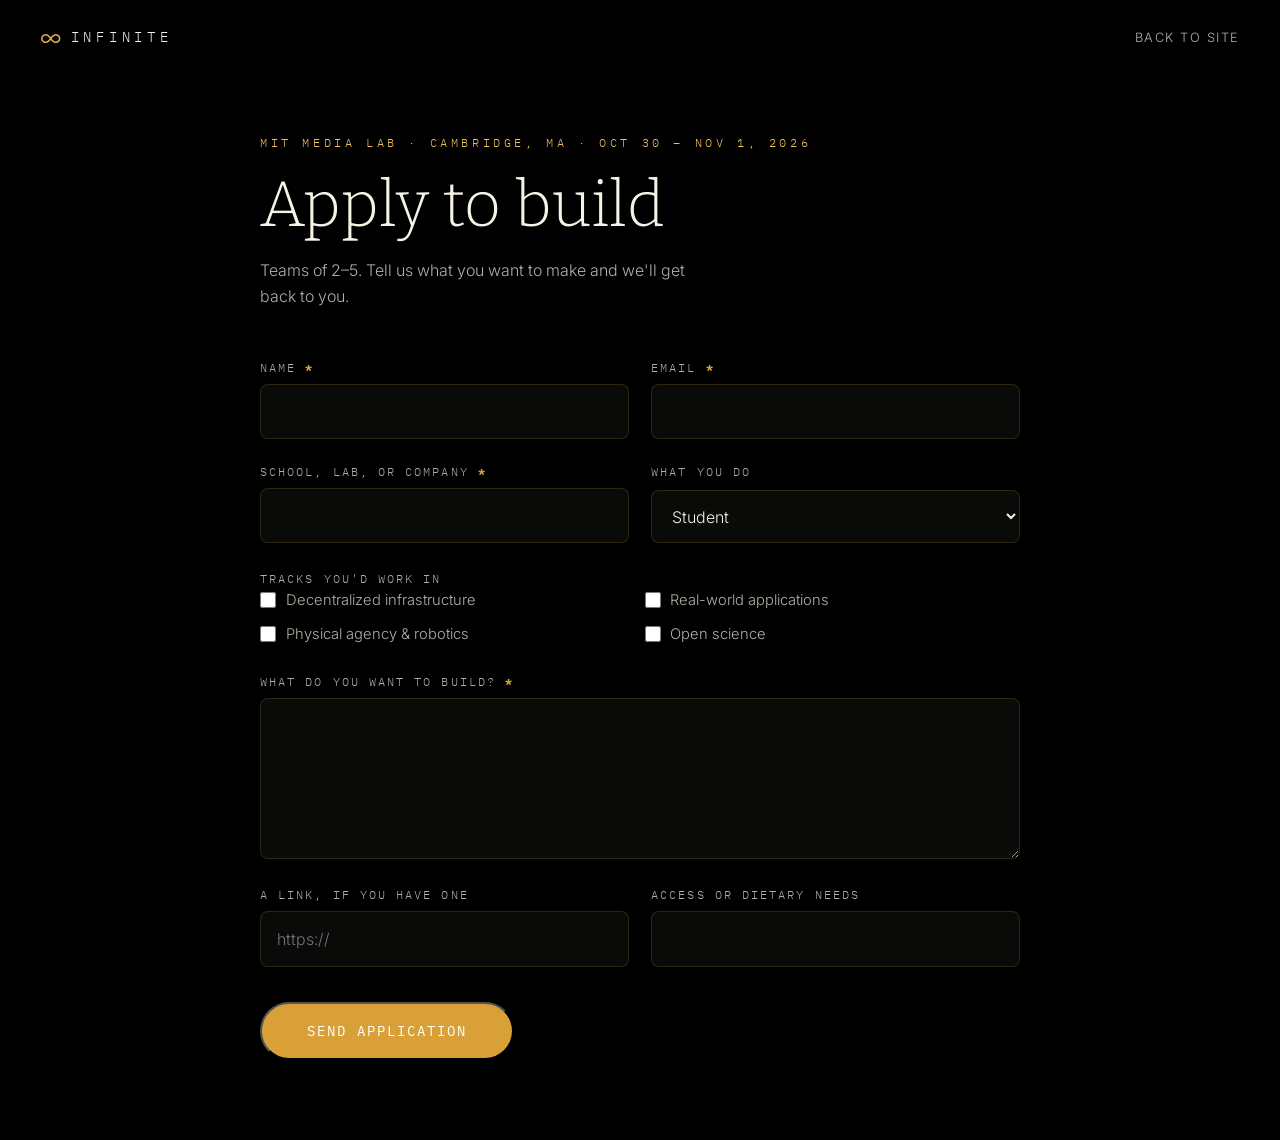
<file: v3/apply.html>
<!DOCTYPE html>
<html lang="en">
<head>
  <meta charset="UTF-8" />
  <meta name="viewport" content="width=device-width, initial-scale=1.0" />
  <title>Apply — INFINITE · The Internet of Agents Hackathon</title>
  <meta name="description" content="Apply to the INFINITE hackathon. MIT Media Lab, Oct 30 – Nov 1, 2026." />
  <link rel="preconnect" href="https://fonts.googleapis.com" />
  <link rel="preconnect" href="https://fonts.gstatic.com" crossorigin />
  <link href="https://fonts.googleapis.com/css2?family=Bitter:ital,opsz,wght@0,6..12,300;0,6..12,400;0,6..12,600;1,6..12,300;1,6..12,400&family=Inter:wght@300;400;500;600&family=IBM+Plex+Mono:wght@400;700&display=swap" rel="stylesheet" />
  <link rel="stylesheet" href="css/styles.css" />
</head>
<body class="apply-page">

  <!-- Nav -->
  <header class="nav">
    <a class="nav__brand" href="index.html">
      <span class="nav__mark">∞</span>
      <span class="nav__word">INFINITE</span>
    </a>
    <nav class="nav__links">
      <a href="index.html">Back to site</a>
    </nav>
  </header>

  <main class="apply-main">
    <section class="apply-page__inner">
      <span class="apply__kicker">MIT Media Lab · Cambridge, MA · Oct 30 – Nov 1, 2026</span>
      <h1 class="apply-page__title">Apply to build</h1>
      <p class="apply-page__sub">Teams of 2–5. Tell us what you want to make and we'll get back to you.</p>

      <form class="apply-form" id="app-form" novalidate>
        <div class="apply-form__grid">
          <label class="field">
            <span class="field__label">Name <b>*</b></span>
            <input name="name" type="text" autocomplete="name" required />
          </label>
          <label class="field">
            <span class="field__label">Email <b>*</b></span>
            <input name="email" type="email" autocomplete="email" required />
          </label>
          <label class="field">
            <span class="field__label">School, lab, or company <b>*</b></span>
            <input name="affiliation" type="text" autocomplete="organization" required />
          </label>
          <label class="field">
            <span class="field__label">What you do</span>
            <select name="role">
              <option>Student</option>
              <option>Researcher</option>
              <option>Engineer</option>
              <option>Designer</option>
              <option>Founder</option>
              <option>Other</option>
            </select>
          </label>
        </div>

        <fieldset class="apply-form__set">
          <legend class="field__label">Tracks you'd work in</legend>
          <div class="apply-form__checks">
            <label class="chk"><input type="checkbox" name="tracks" value="Infrastructure" /><span>Decentralized infrastructure</span></label>
            <label class="chk"><input type="checkbox" name="tracks" value="Applications" /><span>Real-world applications</span></label>
            <label class="chk"><input type="checkbox" name="tracks" value="Physical agency" /><span>Physical agency &amp; robotics</span></label>
            <label class="chk"><input type="checkbox" name="tracks" value="Open science" /><span>Open science</span></label>
          </div>
        </fieldset>

        <label class="field field--full">
          <span class="field__label">What do you want to build? <b>*</b></span>
          <textarea name="pitch" rows="5" maxlength="900" required></textarea>
        </label>

        <div class="apply-form__grid">
          <label class="field">
            <span class="field__label">A link, if you have one</span>
            <input name="link" type="url" placeholder="https://" />
          </label>
          <label class="field">
            <span class="field__label">Access or dietary needs</span>
            <input name="needs" type="text" />
          </label>
        </div>

        <div class="apply-form__row">
          <button class="btn btn--solid btn--big" type="submit">Send application</button>
          <span class="apply-form__status" id="app-status"></span>
        </div>
      </form>

      <div class="apply-done" id="app-done" hidden>
        <p class="apply__kicker">Received</p>
        <h2 class="apply-page__title">You're in the field</h2>
        <p class="apply-page__sub">We have your application. Decisions go out by email — watch for a message from the Media Lab. Questions? Write to <a href="mailto:hello@infinitehack.org">hello@infinitehack.org</a>.</p>
      </div>
    </section>
  </main>

  <script>
    document.getElementById("app-form").addEventListener("submit", (e) => {
      e.preventDefault();
      document.getElementById("app-form").style.display = "none";
      document.getElementById("app-done").hidden = false;
    });
  </script>
</body>
</html>
</file>
<file: sponsor_pitches/assets/sponsor-pitches.css>
@font-face { font-family: "Bitter"; font-style: normal; font-weight: 300; font-display: swap; src: url("fonts/bitter-300.ttf") format("truetype"); }
@font-face { font-family: "Bitter"; font-style: normal; font-weight: 400; font-display: swap; src: url("fonts/bitter-400.ttf") format("truetype"); }
@font-face { font-family: "Bitter"; font-style: normal; font-weight: 600; font-display: swap; src: url("fonts/bitter-600.ttf") format("truetype"); }
@font-face { font-family: "Bitter"; font-style: italic; font-weight: 300; font-display: swap; src: url("fonts/bitter-300-italic.ttf") format("truetype"); }
@font-face { font-family: "Bitter"; font-style: italic; font-weight: 400; font-display: swap; src: url("fonts/bitter-400-italic.ttf") format("truetype"); }
@font-face { font-family: "Inter"; font-style: normal; font-weight: 300; font-display: swap; src: url("fonts/inter-300.ttf") format("truetype"); }
@font-face { font-family: "Inter"; font-style: normal; font-weight: 400; font-display: swap; src: url("fonts/inter-400.ttf") format("truetype"); }
@font-face { font-family: "Inter"; font-style: normal; font-weight: 500; font-display: swap; src: url("fonts/inter-500.ttf") format("truetype"); }
@font-face { font-family: "Inter"; font-style: normal; font-weight: 600; font-display: swap; src: url("fonts/inter-600.ttf") format("truetype"); }
@font-face { font-family: "IBM Plex Mono"; font-style: normal; font-weight: 400; font-display: swap; src: url("fonts/ibm-plex-mono-400.ttf") format("truetype"); }
@font-face { font-family: "IBM Plex Mono"; font-style: normal; font-weight: 500; font-display: swap; src: url("fonts/ibm-plex-mono-500.ttf") format("truetype"); }
@font-face { font-family: "IBM Plex Mono"; font-style: normal; font-weight: 600; font-display: swap; src: url("fonts/ibm-plex-mono-600.ttf") format("truetype"); }
@font-face { font-family: "IBM Plex Mono"; font-style: normal; font-weight: 700; font-display: swap; src: url("fonts/ibm-plex-mono-700.ttf") format("truetype"); }

:root {
  --bg: #050505;
  --bg-deep: #000;
  --ink: #f7f2e6;
  --ink-dim: rgba(247, 242, 230, 0.72);
  --ink-faint: rgba(247, 242, 230, 0.42);
  --gold: #d9a038;
  --gold-warm: #ffdf8a;
  --gold-soft: #f2c15a;
  --line: rgba(217, 160, 56, 0.22);
  --panel: rgba(11, 10, 8, 0.78);
  --serif: "Bitter", Georgia, serif;
  --sans: "Inter", system-ui, sans-serif;
  --mono: "IBM Plex Mono", ui-monospace, monospace;
}

* { box-sizing: border-box; }
html, body { margin: 0; min-height: 100%; background: #111; }
body { color: var(--ink); font-family: var(--sans); font-weight: 300; -webkit-font-smoothing: antialiased; }
a { color: inherit; }
em { color: var(--gold); font-family: var(--serif); font-weight: 300; }

.deck { width: 1600px; margin: 0 auto; }
.deck-page.is-presenting { overflow: hidden; background: #000; }
.is-presenting .deck {
  position: fixed;
  left: 50%;
  top: 50%;
  width: 1600px;
  height: 900px;
  margin: 0;
  transform: translate(-50%, -50%) scale(var(--deck-scale, 1));
  transform-origin: center;
}
.is-presenting .slide {
  position: absolute;
  inset: 0;
  visibility: hidden;
  opacity: 0;
  pointer-events: none;
  transform: translateX(32px);
  transition: opacity .35s ease, transform .35s ease, visibility .35s;
}
.is-presenting .slide.is-active { visibility: visible; opacity: 1; pointer-events: auto; transform: translateX(0); }
.deck-controls {
  position: fixed;
  z-index: 20;
  left: 50%;
  bottom: 18px;
  transform: translateX(-50%);
  display: grid;
  grid-template-columns: 42px 72px 150px 42px;
  align-items: center;
  gap: 12px;
  padding: 8px 10px;
  color: var(--ink);
  background: rgba(0,0,0,.78);
  border: 1px solid var(--line);
  backdrop-filter: blur(12px);
}
.deck-control { width: 42px; height: 34px; padding: 0; border: 1px solid var(--line); background: rgba(217,160,56,.08); color: var(--gold-warm); font: 500 16px/1 var(--mono); cursor: pointer; }
.deck-control:focus-visible { outline: 2px solid var(--gold-warm); outline-offset: 2px; }
.deck-control:disabled { opacity: .3; cursor: default; }
.deck-status { color: var(--ink-dim); font: 500 12px/1 var(--mono); text-align: center; letter-spacing: .08em; }
.deck-progress { position: relative; display: block; height: 2px; overflow: hidden; background: rgba(247,242,230,.15); }
.deck-progress span { display: block; width: 0; height: 100%; background: var(--gold); transition: width .3s ease; }
.slide {
  page: deck;
  position: relative;
  width: 1600px;
  height: 900px;
  overflow: hidden;
  padding: 74px 94px 68px;
  display: flex;
  flex-direction: column;
  background:
    radial-gradient(circle at 82% 14%, rgba(217, 160, 56, 0.10), transparent 25%),
    linear-gradient(128deg, #030303 0%, #090805 52%, #020202 100%);
  border-bottom: 0;
}
.slide::before {
  content: "";
  position: absolute;
  z-index: 0;
  left: 0;
  right: 0;
  bottom: 0;
  height: 240px;
  opacity: 0.28;
  background:
    repeating-linear-gradient(90deg, transparent 0 98px, rgba(217,160,56,.22) 99px 100px),
    repeating-linear-gradient(0deg, transparent 0 70px, rgba(217,160,56,.15) 71px 72px);
  transform: perspective(520px) rotateX(63deg);
  transform-origin: center bottom;
  pointer-events: none;
}
.slide::after {
  content: counter(slide, decimal-leading-zero) "  /  13";
  counter-increment: slide;
  position: absolute;
  right: 94px;
  bottom: 36px;
  z-index: 2;
  color: var(--ink-faint);
  font: 500 14px/1 var(--mono);
  letter-spacing: .15em;
}
.deck { counter-reset: slide; }
.slide > * { position: relative; z-index: 1; }
.eyebrow, .section-label {
  margin: 0 0 24px;
  color: var(--gold-soft);
  font: 600 15px/1.2 var(--mono);
  letter-spacing: .18em;
  text-transform: uppercase;
}
.slide h1, .slide h2 {
  max-width: 1260px;
  margin: 0;
  font-family: var(--serif);
  font-weight: 300;
  letter-spacing: -.035em;
  line-height: 1.04;
}
.slide h1 { font-size: 86px; }
.slide h2 { font-size: 63px; }
.slide h3 { margin: 0; color: var(--ink); font-size: 23px; font-weight: 500; line-height: 1.2; }
.slide p { color: var(--ink-dim); }
.slide__lede { max-width: 1040px; margin: 28px 0 0; font-size: 25px; line-height: 1.5; }
.target-note { margin: 26px 0 0; color: var(--ink-faint); font: 400 16px/1.5 var(--mono); }

.brand { display: flex; align-items: center; gap: 18px; }
.brand img { width: 72px; height: auto; }
.brand span { color: var(--ink); font: 300 54px/1 var(--serif); letter-spacing: -.035em; }
.brand span em { font-size: inherit; }
.brand--hero { margin-bottom: 32px; }
.slide--cover { justify-content: center; padding-right: 420px; }
.slide--cover::before, .slide--closing::before {
  height: 315px;
  bottom: 0;
  opacity: .55;
  background:
    radial-gradient(ellipse at 50% 20%, rgba(255,223,138,.3), transparent 18%),
    repeating-linear-gradient(90deg, transparent 0 98px, rgba(217,160,56,.35) 99px 100px),
    repeating-linear-gradient(0deg, transparent 0 70px, rgba(217,160,56,.2) 71px 72px);
}
.slide--cover::after { color: transparent; }
.slide--cover .slide__lede { max-width: 960px; }
.event-line { display: flex; gap: 30px; margin-top: 40px; color: var(--gold-warm); font: 500 16px/1 var(--mono); letter-spacing: .08em; }
.event-line span + span { padding-left: 30px; border-left: 1px solid var(--line); }
.organizer-lockup { display: flex; align-items: center; gap: 36px; }
.slide--cover .organizer-lockup { position: absolute; right: 0; bottom: 0; width: 390px; justify-content: flex-end; gap: 24px; }
.slide--cover .organizer-lockup .logo--mit { height: 29px; }
.slide--cover .organizer-lockup .logo--lamm { height: 32px; max-width: 200px; }
.slide--cover .organizer-lockup .logo--e14 { height: 32px; }
.organizer-lockup img { display: block; width: auto; filter: brightness(0) invert(1); opacity: .62; }
.organizer-lockup .logo--mit { height: 38px; }
.organizer-lockup .logo--lamm { height: 42px; max-width: 270px; }
.organizer-lockup .logo--e14 { height: 42px; }

.comparison { display: grid; grid-template-columns: 1fr 100px 1.25fr; align-items: stretch; gap: 26px; margin-top: 54px; }
.comparison article { min-height: 235px; padding: 34px; border: 1px solid rgba(247,242,230,.12); background: rgba(0,0,0,.35); }
.comparison article p { margin: 18px 0 0; font-size: 20px; line-height: 1.5; }
.comparison__future { border-color: rgba(217,160,56,.5) !important; background: linear-gradient(135deg, rgba(217,160,56,.14), rgba(0,0,0,.4)) !important; }
.comparison__label { display: block; margin-bottom: 24px; color: var(--gold); font: 600 14px/1 var(--mono); letter-spacing: .16em; text-transform: uppercase; }
.comparison__arrow { align-self: center; color: var(--gold); font: 300 64px/1 var(--serif); text-align: center; }

.metric-grid { display: grid; grid-template-columns: repeat(4, 1fr); gap: 20px; margin-top: 62px; }
.metric-grid article { padding: 34px 28px; border-top: 1px solid var(--gold); background: linear-gradient(180deg, rgba(217,160,56,.11), transparent); }
.metric-grid strong { display: block; color: var(--gold-warm); font: 300 54px/1 var(--serif); }
.metric-grid span { display: block; margin-top: 13px; color: var(--ink-dim); font: 500 15px/1.2 var(--mono); letter-spacing: .09em; text-transform: uppercase; }

.process-flow { display: grid; grid-template-columns: repeat(4, 1fr); gap: 18px; margin-top: 62px; }
.process-flow article, .area-grid article, .capability-grid article, .value-grid article, .journey article, .unlock-grid article, .tier-grid article {
  border: 1px solid var(--line);
  background: linear-gradient(145deg, rgba(217,160,56,.09), rgba(4,4,4,.55));
}
.process-flow article { min-height: 275px; padding: 30px; }
.process-flow span, .area-grid span, .capability-grid span, .value-grid span, .journey > article > span, .unlock-grid span, .tier-grid > article > span {
  display: block; margin-bottom: 24px; color: var(--gold); font: 600 14px/1 var(--mono); letter-spacing: .12em; text-transform: uppercase;
}
.process-flow p, .area-grid p, .capability-grid p, .value-grid p, .unlock-grid p { margin: 15px 0 0; font-size: 18px; line-height: 1.5; }
blockquote { align-self: flex-end; margin: 34px 0 0; color: var(--gold-warm); font: italic 300 28px/1.2 var(--serif); }

.area-grid { display: grid; grid-template-columns: repeat(2, 1fr); gap: 18px; margin-top: 46px; }
.area-grid article { min-height: 170px; padding: 28px 32px; }
.area-grid span { margin-bottom: 15px; }
.area-grid p { margin-top: 10px; }

.ecosystem-flow { display: grid; grid-template-columns: 1fr 70px 1fr 70px 1fr; align-items: center; gap: 14px; margin-top: 70px; }
.ecosystem-flow article { min-height: 250px; padding: 34px; border-radius: 50%; border: 1px solid rgba(217,160,56,.48); display: flex; flex-direction: column; justify-content: center; text-align: center; background: radial-gradient(circle, rgba(217,160,56,.13), rgba(0,0,0,.7) 70%); }
.ecosystem-flow article span { margin-bottom: 17px; color: var(--gold); font: 600 13px/1 var(--mono); letter-spacing: .12em; text-transform: uppercase; }
.ecosystem-flow article p { margin: 14px 0 0; font-size: 17px; line-height: 1.45; }
.ecosystem-flow > div { color: var(--gold); font-size: 48px; text-align: center; }
.callout { margin-top: 42px; padding: 20px 28px; display: flex; align-items: center; gap: 28px; border-left: 3px solid var(--gold); background: rgba(217,160,56,.1); }
.callout strong { color: var(--gold-warm); font: 600 18px/1.2 var(--mono); text-transform: uppercase; }
.callout span { color: var(--ink-dim); font-size: 18px; }

.capability-grid { display: grid; grid-template-columns: repeat(3, 1fr); gap: 16px; margin-top: 42px; }
.capability-grid article { min-height: 175px; padding: 24px 28px; }
.capability-grid span { margin-bottom: 12px; }
.capability-grid p { margin-top: 9px; font-size: 16px; }

.value-grid, .unlock-grid { display: grid; grid-template-columns: repeat(2, 1fr); gap: 18px; margin-top: 52px; }
.value-grid article { min-height: 202px; padding: 29px 34px; }
.value-grid span { margin-bottom: 14px; }
.value-grid p { font-size: 18px; }

.journey { display: grid; grid-template-columns: repeat(3, 1fr); gap: 22px; margin-top: 60px; }
.journey article { min-height: 360px; padding: 34px; }
.journey article > span { margin-bottom: 20px; }
.journey ul { margin: 25px 0 0; padding: 0; list-style: none; }
.journey li { position: relative; margin: 15px 0; padding-left: 22px; color: var(--ink-dim); font-size: 18px; line-height: 1.45; }
.journey li::before { content: "→"; position: absolute; left: 0; color: var(--gold); }

.unlock-grid article { min-height: 186px; padding: 28px 34px; }
.unlock-grid span { margin-bottom: 12px; }
.unlock-grid p { margin: 0; font-size: 18px; }

.tier-grid { display: grid; grid-template-columns: repeat(4, 1fr); gap: 15px; margin-top: 50px; }
.tier-grid article { position: relative; min-height: 315px; padding: 30px 27px; }
.tier-grid article > span { margin-bottom: 28px; }
.tier-grid strong { display: block; color: var(--gold-warm); font: 300 56px/1 var(--serif); }
.tier-grid p { margin: 25px 0 0; font-size: 17px; line-height: 1.5; }
.tier-grid small { position: absolute; left: 27px; bottom: 24px; color: var(--gold); font: 600 12px/1 var(--mono); letter-spacing: .12em; text-transform: uppercase; }
.tier--featured { border-color: var(--gold) !important; box-shadow: inset 0 0 0 1px rgba(217,160,56,.2), 0 0 45px rgba(217,160,56,.09); }

.slide--matrix { padding-top: 52px; }
.slide--matrix .eyebrow { margin-bottom: 14px; }
.slide--matrix h2 { font-size: 52px; }
.matrix-wrap { display: grid; grid-template-columns: 1fr 300px; gap: 22px; margin-top: 28px; }
.matrix-wrap table { width: 100%; border-collapse: collapse; color: var(--ink-dim); font-size: 14px; line-height: 1.2; }
.matrix-wrap th, .matrix-wrap td { padding: 9px 11px; border-bottom: 1px solid rgba(247,242,230,.11); text-align: center; }
.matrix-wrap th:first-child { width: 36%; text-align: left; }
.matrix-wrap thead th { color: var(--gold-warm); font: 600 12px/1.2 var(--mono); letter-spacing: .04em; text-transform: uppercase; }
.matrix-wrap tbody th { color: var(--ink); font-weight: 400; }
.matrix-wrap td { color: var(--ink-dim); }
.matrix-wrap aside { align-self: stretch; padding: 28px; border: 1px solid var(--gold); background: linear-gradient(155deg, rgba(217,160,56,.16), rgba(0,0,0,.5)); }
.matrix-wrap aside span { color: var(--gold-warm); font: 600 15px/1.35 var(--mono); text-transform: uppercase; }
.matrix-wrap aside p { margin: 22px 0 0; font-size: 17px; line-height: 1.55; }
.fine-print { margin: 20px 0 0; max-width: 1150px; color: var(--ink-dim) !important; font-size: 14px; line-height: 1.4; }

.slide--closing { align-items: center; justify-content: center; text-align: center; }
.slide--closing::after { color: transparent; }
.slide--closing h2 { font-size: 82px; }
.slide--closing .slide__lede { margin-top: 20px; }
.contact-card { display: flex; align-items: center; gap: 28px; margin-top: 46px; padding: 23px 32px; border: 1px solid var(--gold); background: rgba(0,0,0,.52); }
.contact-card a { color: var(--gold-warm); font: 500 17px/1 var(--mono); text-decoration: none; }
.contact-card span { padding-left: 28px; border-left: 1px solid var(--line); color: var(--ink-dim); font-size: 17px; }
.slide--closing .organizer-lockup { margin-top: 55px; }

/* One-page outreach sheet */
.sheet-page { padding: 0; background: #161616; }
.sponsor-sheet {
  page: sheet;
  position: relative;
  width: 816px;
  height: 1056px;
  overflow: hidden;
  margin: 0 auto;
  padding: 34px 40px 28px;
  display: flex;
  flex-direction: column;
  background:
    radial-gradient(circle at 88% 10%, rgba(217,160,56,.15), transparent 22%),
    linear-gradient(142deg, #020202, #0a0906 58%, #020202);
  color: var(--ink);
}
.sponsor-sheet::before { content: ""; position: absolute; inset: auto 0 0; height: 150px; opacity: .28; background: repeating-linear-gradient(90deg, transparent 0 50px, rgba(217,160,56,.25) 51px 52px), repeating-linear-gradient(0deg, transparent 0 38px, rgba(217,160,56,.16) 39px 40px); transform: perspective(340px) rotateX(62deg); transform-origin: center bottom; }
.sponsor-sheet > * { position: relative; z-index: 1; }
.sheet-header { display: flex; justify-content: space-between; align-items: center; padding-bottom: 18px; border-bottom: 1px solid var(--line); }
.sponsor-sheet .brand { gap: 10px; }
.sponsor-sheet .brand img { width: 46px; }
.sponsor-sheet .brand span { font-size: 29px; }
.sponsor-sheet .organizer-lockup { gap: 15px; }
.sponsor-sheet .organizer-lockup .logo--mit { height: 23px; }
.sponsor-sheet .organizer-lockup .logo--lamm { height: 25px; max-width: 152px; }
.sponsor-sheet .organizer-lockup .logo--e14 { height: 26px; }
.sheet-hero { padding: 28px 0 24px; }
.sponsor-sheet .eyebrow, .sponsor-sheet .section-label { margin: 0 0 10px; font-size: 9px; letter-spacing: .16em; }
.sheet-hero h1 { max-width: 710px; margin: 0; font: 300 42px/1.04 var(--serif); letter-spacing: -.035em; }
.sheet-hero > p:not(.eyebrow) { max-width: 690px; margin: 12px 0 0; color: var(--ink-dim); font-size: 14px; line-height: 1.45; }
.sheet-event-line { display: flex; gap: 14px; margin-top: 16px; color: var(--gold-warm); font: 500 10px/1 var(--mono); letter-spacing: .06em; text-transform: uppercase; }
.sheet-event-line span + span { padding-left: 14px; border-left: 1px solid var(--line); }
.sheet-facts { display: grid; grid-template-columns: repeat(4, 1fr); border-block: 1px solid var(--line); }
.sheet-fact { padding: 16px 14px; }
.sheet-fact + .sheet-fact { border-left: 1px solid var(--line); }
.sheet-fact strong { display: block; color: var(--gold-warm); font: 300 31px/1 var(--serif); }
.sheet-fact span { display: block; margin-top: 6px; color: var(--ink-dim); font: 500 9px/1.2 var(--mono); letter-spacing: .08em; text-transform: uppercase; }
.sheet-columns { display: grid; grid-template-columns: 1.16fr .84fr; gap: 28px; padding: 25px 0 22px; }
.sheet-columns > article + article { padding-left: 26px; border-left: 1px solid var(--line); }
.sheet-process, .sheet-value { margin: 0; padding: 0; list-style: none; }
.sheet-process li { display: grid; grid-template-columns: 27px 1fr; gap: 8px; margin: 9px 0; }
.sheet-process li > span { color: var(--gold); font: 600 9px/1.5 var(--mono); }
.sheet-process p, .sheet-value li { margin: 0; color: var(--ink-dim); font-size: 11.5px; line-height: 1.42; }
.sheet-process strong, .sheet-value strong { color: var(--ink); font-weight: 600; }
.sheet-value li { position: relative; margin: 10px 0; padding-left: 15px; }
.sheet-value li::before { content: "→"; position: absolute; left: 0; color: var(--gold); }
.sheet-ecosystem { display: grid; grid-template-columns: 1.45fr 20px 1fr 20px 1fr 20px 1.1fr; align-items: stretch; gap: 6px; padding: 18px; border: 1px solid var(--gold); background: rgba(217,160,56,.07); }
.sheet-ecosystem > div { display: flex; flex-direction: column; justify-content: center; min-height: 67px; }
.sheet-ecosystem span { color: var(--gold-warm); font: 600 9px/1.2 var(--mono); letter-spacing: .06em; text-transform: uppercase; }
.sheet-ecosystem small { margin-top: 7px; color: var(--ink-dim); font-size: 9px; line-height: 1.3; }
.sheet-ecosystem b { align-self: center; color: var(--gold); font-weight: 300; text-align: center; }
.sheet-tiers { padding-top: 17px; }
.sheet-section-heading { display: flex; align-items: baseline; justify-content: space-between; }
.sheet-section-heading > span { color: var(--ink-dim); font: 500 9px/1 var(--mono); text-transform: uppercase; }
.sheet-tier-grid { display: grid; grid-template-columns: repeat(4, 1fr); gap: 7px; }
.sheet-tier-grid article { position: relative; min-height: 158px; padding: 16px 14px; border: 1px solid var(--line); background: linear-gradient(145deg, rgba(217,160,56,.08), rgba(0,0,0,.45)); }
.sheet-tier-grid article > span { display: block; color: var(--gold); font: 600 9px/1 var(--mono); letter-spacing: .1em; text-transform: uppercase; }
.sheet-tier-grid article > strong { display: block; margin-top: 10px; color: var(--gold-warm); font: 300 31px/1 var(--serif); }
.sheet-tier-grid article p { margin: 11px 0 0; color: var(--ink-dim); font-size: 9.5px; line-height: 1.4; }
.sheet-tier-grid article small { position: absolute; left: 14px; bottom: 10px; color: var(--gold); font: 600 8px/1 var(--mono); letter-spacing: .08em; text-transform: uppercase; }
.sheet-tiers aside { display: grid; grid-template-columns: 190px 1fr; gap: 16px; align-items: center; margin-top: 9px; padding: 13px 14px; border-left: 2px solid var(--gold); background: rgba(217,160,56,.09); }
.sheet-tiers aside strong { color: var(--gold-warm); font: 600 9px/1.3 var(--mono); letter-spacing: .05em; text-transform: uppercase; }
.sheet-tiers aside span { color: var(--ink-dim); font-size: 9px; line-height: 1.4; }
.sheet-guardrails { margin: 5px 0 0; color: var(--ink-dim); font-size: 9px; line-height: 1.35; }
.sheet-footer { margin-top: auto; padding-top: 12px; border-top: 1px solid var(--line); display: flex; align-items: flex-end; justify-content: space-between; gap: 20px; }
.sheet-footer p { max-width: 500px; margin: 0; color: var(--ink-dim); font-size: 9px; line-height: 1.35; }
.sheet-footer div { display: flex; gap: 13px; }
.sheet-footer a { color: var(--gold-warm); font: 500 9px/1 var(--mono); text-decoration: none; }

@page deck { size: 16in 9in; margin: 0; }
@page sheet { size: letter portrait; margin: 0; }
@media print {
  html, body { background: #000 !important; }
  .deck, .sponsor-sheet { margin: 0; }
  .deck-page.is-presenting { overflow: visible; }
  .is-presenting .deck { position: static; width: 1600px; height: auto; transform: none; }
  .is-presenting .slide { position: relative; inset: auto; visibility: visible; opacity: 1; transform: none; }
  .deck-controls { display: none !important; }
  .slide { break-after: page; border: 0; print-color-adjust: exact; -webkit-print-color-adjust: exact; }
  .sponsor-sheet { print-color-adjust: exact; -webkit-print-color-adjust: exact; }
}

@media (prefers-reduced-motion: reduce) {
  *, *::before, *::after { animation: none !important; transition: none !important; }
}
</file>
<file: swarm/css/styles.css>
/* ============================================================
   SCIENCECLAW — The Internet of Agents  ·  GOLD FORK
   Abyssal black + glowing gold · stenciled cybernetic anemones
   ============================================================ */

:root {
  --bg: #050505;
  --bg-deep: #000000;
  --ink: #f7f2e6;
  --ink-dim: rgba(247, 242, 230, 0.72);
  --ink-faint: rgba(247, 242, 230, 0.45);
  --accent: #d9a038;
  --accent-warm: #ffdf8a;
  --accent-soft: #f2c15a;
  --line: rgba(217, 160, 56, 0.18);
  --panel: rgba(6, 6, 8, 0.6);
  --serif: "Bitter", Georgia, serif;
  --sans: "Inter", system-ui, sans-serif;
  --mono: "IBM Plex Mono", ui-monospace, monospace;
}

* { margin: 0; padding: 0; box-sizing: border-box; }

html { scroll-behavior: smooth; }

body {
  background: var(--bg-deep);
  color: var(--ink);
  font-family: var(--sans);
  font-weight: 300;
  line-height: 1.65;
  overflow-x: hidden;
  -webkit-font-smoothing: antialiased;
}

::selection { background: var(--accent); color: var(--bg-deep); }

/* ---------- Fixed scene layers ---------- */

#scene {
  position: fixed;
  inset: 0;
  width: 100%;
  height: 100%;
  z-index: 0;
  display: block;
}

.grain {
  position: fixed;
  inset: -50%;
  z-index: 2;
  pointer-events: none;
  opacity: 0.05;
  background-image: url("data:image/svg+xml,%3Csvg xmlns='http://www.w3.org/2000/svg' width='300' height='300'%3E%3Cfilter id='n'%3E%3CfeTurbulence type='fractalNoise' baseFrequency='0.85' numOctaves='2'/%3E%3C/filter%3E%3Crect width='100%25' height='100%25' filter='url(%23n)'/%3E%3C/svg%3E");
  animation: grain 7s steps(10) infinite;
}

@keyframes grain {
  0%,100% { transform: translate(0,0); } 20% { transform: translate(-4%,3%); }
  40% { transform: translate(3%,-5%); } 60% { transform: translate(-3%,-2%); }
  80% { transform: translate(4%,4%); }
}

/* stenciled cybernetic anemone tentacles (left/right edges) */
.tentacle-layer {
  position: fixed;
  inset: 0;
  width: 100%;
  height: 100%;
  z-index: 2;
  pointer-events: none;
  opacity: 0.9;
}

main {
  position: relative;
  z-index: 3;
  transition: opacity 0.5s ease;
}

/* gentle darkening veil over the scene when reading content */
.scene-veil {
  position: fixed;
  inset: 0;
  z-index: 1;
  pointer-events: none;
  background: var(--bg-deep);
  opacity: 0;
  transition: opacity 0.6s ease;
}

body[data-scrolled] .scene-veil { opacity: 0.45; }

/* static fallback if WebGL is unavailable */
body.no-webgl #scene { display: none; }
body.no-webgl {
  background:
    radial-gradient(ellipse 90% 45% at 62% 42%, rgba(217, 160, 56, 0.22), transparent 65%),
    linear-gradient(to top, #1a1204 0%, #050505 38%, #000000 75%);
}

/* ---------- Unified identity and navigation header ---------- */

.nav {
  position: fixed;
  inset: 0 0 auto;
  z-index: 10;
  display: grid;
  grid-template-columns: minmax(600px, 1fr) minmax(640px, 1fr);
  align-items: center;
  color: var(--ink);
  background: rgba(0, 0, 0, 0.76);
  border-bottom: 1px solid var(--line);
  backdrop-filter: blur(14px);
  -webkit-backdrop-filter: blur(14px);
  transition: background 0.35s ease, border-color 0.35s ease;
}

.nav--scrolled {
  background: rgba(0, 0, 0, 0.92);
  border-bottom-color: rgba(217, 160, 56, 0.32);
}

.nav__identity-row {
  width: 100%;
  min-height: 74px;
  padding: 0.55rem 1.5rem;
  display: grid;
  grid-template-columns: minmax(220px, 1.15fr) minmax(0, 3fr);
  align-items: center;
  column-gap: clamp(2rem, 3vw, 3rem);
}

.identity {
  min-width: 0;
  height: 54px;
  display: flex;
  align-items: center;
  justify-content: center;
  gap: 0.72rem;
  padding-inline: clamp(0.45rem, 1vw, 0.9rem);
  color: var(--ink);
  text-decoration: none;
}

.identity img {
  display: block;
  width: auto;
  max-width: 100%;
}

.identity--scienceclaw {
  justify-self: stretch;
  justify-content: flex-start;
}

.identity__institutions {
  min-width: 0;
  display: flex;
  align-items: center;
  justify-content: center;
  gap: clamp(1.5rem, 2vw, 2rem);
}

.identity__institutions > .identity {
  flex: 0 0 auto;
  padding-inline: 0;
}

.identity__scienceclaw-mark {
  height: 40px;
  filter: none;
  animation: scienceclaw-float 3.2s ease-in-out infinite;
}

@keyframes scienceclaw-float {
  0%, 100% { transform: translate3d(0, 2px, 0); }
  50% { transform: translate3d(0, -2px, 0); }
}

.identity__scienceclaw-word {
  font-family: var(--mono);
  font-size: 0.92rem;
  font-weight: 700;
  letter-spacing: 0.26em;
  color: var(--ink);
}

.identity--mit img {
  height: 32px;
  filter: brightness(0) invert(1);
}

.identity--lamm {
  margin-left: -4px;
}

.identity--lamm .identity__lamm-logo {
  display: block;
  width: 190px;
  max-width: none;
  max-height: 40px;
  height: auto;
  filter: invert(1);
}

.identity--e14 img {
  height: 34px;
  filter: brightness(0) invert(1);
}

.identity--e14 { margin-left: 6px; }

.identity--mit,
.identity--lamm,
.identity--e14 {
  opacity: 0.62;
  transition: opacity 0.2s ease, outline-color 0.2s ease;
}

.identity__institutions > a.identity:hover { opacity: 0.82; }

.identity__institutions > a.identity:focus-visible {
  opacity: 0.9;
  outline: 1px solid var(--accent-soft);
  outline-offset: 5px;
  border-radius: 3px;
}

.nav__bar {
  min-height: 74px;
  padding: 0 1.5rem 0 0.75rem;
  display: flex;
  align-items: center;
  justify-content: flex-end;
  gap: clamp(1.25rem, 2vw, 2.5rem);
  border-left: 1px solid rgba(217, 160, 56, 0.12);
}

.nav__date {
  display: none;
}

.nav__links {
  display: flex;
  justify-self: center;
  gap: clamp(0.9rem, 1.45vw, 1.55rem);
}

.nav__links a {
  color: var(--ink-dim);
  text-decoration: none;
  font-size: 0.78rem;
  letter-spacing: 0.12em;
  text-transform: uppercase;
  transition: color 0.25s;
}

.nav__links a:hover {
  color: var(--accent-soft);
}

.nav__cta,
.nav__mobile-action {
  font-family: var(--mono);
  font-size: 0.74rem;
  letter-spacing: 0.13em;
  text-transform: uppercase;
  color: var(--bg-deep);
  background: var(--ink);
  padding: 0.48rem 1.15rem;
  border-radius: 999px;
  text-decoration: none;
  transition: transform 0.25s ease, box-shadow 0.25s ease;
}

.nav__cta:hover,
.nav__mobile-action:hover {
  transform: translateY(-2px);
  box-shadow: 0 6px 30px rgba(217, 160, 56, 0.45);
}

.nav__mobile-action {
  display: none;
}

@media (max-width: 1240px) {
  .nav {
    display: block;
  }

  .nav__identity-row {
    min-height: 102px;
    padding: 0.55rem 1rem 0.65rem;
    grid-template-columns: repeat(3, minmax(0, 1fr));
    grid-template-rows: 42px 38px;
    gap: 0.35rem 0.8rem;
  }

  .identity {
    height: 38px;
    padding-inline: 0;
  }

  .identity--scienceclaw {
    grid-column: 1 / 3;
    grid-row: 1;
    justify-self: start;
    justify-content: flex-start;
  }

  .identity__institutions {
    grid-column: 1 / -1;
    grid-row: 2;
    gap: clamp(1.25rem, 6vw, 4rem);
  }

  .identity__scienceclaw-mark {
    height: 30px;
  }

  .identity__scienceclaw-word {
    font-size: 0.78rem;
    letter-spacing: 0.2em;
  }

  .identity--mit img {
    width: min(100%, 96px);
    height: auto;
    max-height: 25px;
  }

  .identity__institutions > .identity--mit {
    width: 96px;
    flex-basis: 96px;
  }

  .identity--lamm .identity__lamm-logo {
    width: 145px;
    max-height: 30px;
  }

  .identity--e14 img {
    height: 27px;
  }

  .nav__mobile-action {
    display: inline-flex;
    grid-column: 3;
    grid-row: 1;
    justify-self: end;
    align-self: center;
    padding: 0.42rem 0.8rem;
    font-size: 0.64rem;
  }

  .nav__bar {
    display: none;
  }

  .hero {
    padding-top: 8.5rem;
  }

  .apply-main {
    padding-top: 8.5rem;
  }
}

@media (min-width: 1241px) and (max-width: 1500px) {
  .nav__identity-row {
    padding-inline: 1rem;
    grid-template-columns: 185px minmax(0, 1fr);
    column-gap: 10px;
  }

  .identity__institutions { gap: 22px; }
  .identity--mit img { height: 28px; }

  .identity--lamm .identity__lamm-logo { width: 175px; }
  .identity--e14 img { height: 30px; }
}

/* ---------- Hero ---------- */

.hero {
  min-height: 100vh;
  display: flex;
  flex-direction: column;
  justify-content: center;
  align-items: center;
  text-align: center;
  padding: 7.5rem 1.5rem 4rem;
  position: relative;
  overflow: hidden;
}

/* soft radial shadow behind hero text for readability */
.hero::before {
  content: "";
  position: absolute;
  inset: -10% -20%;
  z-index: -1;
  background: radial-gradient(
    ellipse 55% 48% at 50% 46%,
    rgba(0, 0, 0, 0.82),
    rgba(0, 0, 0, 0.4) 55%,
    transparent 75%
  );
  pointer-events: none;
}

.hero > * { text-shadow: 0 2px 30px rgba(0, 0, 0, 0.7); }

.hero__meta {
  display: flex; align-items: center; gap: 0.9rem;
  font-family: var(--mono);
  font-size: 0.78rem;
  letter-spacing: 0.3em;
  text-transform: uppercase;
  color: var(--ink-dim);
  margin-bottom: 0.9rem;
  animation: fadeUp 1s ease 0.2s both;
}

.hero__meta-dot {
  width: 6px; height: 6px; border-radius: 50%;
  background: var(--accent);
  box-shadow: 0 0 12px var(--accent);
}

.hero__claw {
  display: block;
  width: clamp(82px, 8vw, 120px);
  height: auto;
  margin-bottom: 0.55rem;
  animation: scienceclaw-float 3.2s ease-in-out infinite;
  filter: drop-shadow(0 0 16px rgba(217, 160, 56, 0.28));
}

.hero__title {
  font-family: var(--serif);
  font-weight: 300;
  font-size: clamp(3rem, 8vw, 6.8rem);
  line-height: 1.12;
  letter-spacing: -0.02em;
}

.hero__line { display: block; animation: fadeUp 1.1s cubic-bezier(0.2, 0.7, 0.2, 1) both; }
.hero__line:nth-child(2) { animation-delay: 0.15s; }

.hero__line--subtitle {
  max-width: min(900px, 90vw);
  margin: 0.7em auto 0;
  color: var(--ink-dim);
  font-family: var(--sans);
  font-size: clamp(1rem, 1.65vw, 1.5rem);
  font-weight: 300;
  letter-spacing: 0.01em;
  line-height: 1.4;
  text-transform: none;
}

.hero__title em {
  font-style: italic;
  background: linear-gradient(100deg, var(--accent-warm) 0%, var(--accent) 45%, var(--accent-soft) 100%);
  -webkit-background-clip: text;
  background-clip: text;
  -webkit-text-fill-color: transparent;
}

/* ---------- Apply page ---------- */

.apply-page { background: var(--bg-deep); }

.apply-main {
  min-height: 100svh;
  display: flex;
  align-items: center;
  justify-content: center;
  padding: 7.5rem 2rem 5rem;
}

.apply-page__inner { max-width: 960px; width: 100%; }

.apply-page__title {
  font-family: var(--serif);
  font-weight: 300;
  font-size: clamp(2.4rem, 5vw, 4rem);
  line-height: 1.1;
  margin: 1rem 0 1rem;
}

.apply-page__sub { color: var(--ink-dim); margin-bottom: 3rem; max-width: 52ch; font-size: 1.08rem; }
.apply-page__sub a { color: var(--accent-soft); }

.apply-form { display: grid; gap: 2.6rem; }

.apply-form__section {
  display: grid;
  gap: 2rem;
  padding-top: 2.8rem;
  border-top: 1px solid var(--line);
}

.apply-form__section:first-of-type { padding-top: 0; border-top: 0; }

.apply-form__section-title {
  font-family: var(--serif);
  font-size: 1.9rem;
  font-weight: 300;
  color: var(--ink);
}

.apply-form__grid {
  display: grid;
  gap: 1.7rem;
  grid-template-columns: 1fr 1fr;
}
@media (max-width: 640px) { .apply-form__grid { grid-template-columns: 1fr; } }

.field { display: grid; gap: 0.6rem; }
.field--full { grid-column: 1 / -1; }

.field__label {
  font-family: var(--mono);
  font-size: 0.82rem;
  letter-spacing: 0.14em;
  text-transform: uppercase;
  color: rgba(247, 242, 230, 0.82);
}
.field__label b { color: var(--accent); }

.field input,
.field select,
.field textarea {
  background: rgba(247, 242, 230, 0.04);
  border: 1px solid var(--line);
  border-radius: 8px;
  padding: 1rem 1.1rem;
  min-height: 3.45rem;
  color: var(--ink);
  font: inherit;
  font-size: 1.05rem;
  transition: border-color 0.25s ease, box-shadow 0.25s ease;
}
.field select option { background: var(--bg); color: var(--ink); }
.field textarea { resize: vertical; min-height: 9rem; }

.field__hint {
  color: var(--ink-faint);
  font-size: 0.92rem;
}

.apply-form__section-note {
  color: var(--ink-faint);
  font-size: 0.98rem;
  line-height: 1.6;
}
.field input:focus,
.field select:focus,
.field textarea:focus {
  outline: none;
  border-color: var(--accent);
  box-shadow: 0 0 0 3px rgba(217, 160, 56, 0.12);
}

.question-group {
  min-width: 0;
  border: 0;
  padding: 0;
  display: grid;
  gap: 1rem;
}

.field--other { max-width: 440px; }

.apply-form__choices {
  display: flex;
  flex-wrap: wrap;
  gap: 0.9rem 1.7rem;
}

.apply-form__checks { display: grid; gap: 0.8rem; grid-template-columns: 1fr 1fr; }
@media (max-width: 640px) { .apply-form__checks { grid-template-columns: 1fr; } }

.chk { display: flex; gap: 0.7rem; align-items: center; font-size: 1rem; color: var(--ink-dim); cursor: pointer; }
.chk input { accent-color: var(--accent); width: 1.2rem; height: 1.2rem; }

.apply-form__row { display: flex; align-items: center; gap: 1.2rem; margin-top: 0.6rem; }
.apply-form__row button:disabled { opacity: 0.6; cursor: wait; transform: none; }

.apply-form__status {
  font-family: var(--mono);
  font-size: 0.78rem;
  letter-spacing: 0.06em;
  color: var(--accent-soft);
}
.apply-form__status--error { color: #ff9f8a; }

.apply-done { padding: 2rem 0; outline: none; }

.form-honeypot {
  position: absolute;
  width: 1px;
  height: 1px;
  overflow: hidden;
  clip-path: inset(50%);
  white-space: nowrap;
}

@media (max-width: 640px) {
  .apply-main { padding: 7rem 1rem 3rem; }
  .apply-form__row { align-items: flex-start; flex-direction: column; }
}

.hero__actions {
  display: flex; gap: 1rem; margin-top: 2rem;
  animation: fadeUp 1s ease 0.6s both;
}

.hero__stats {
  display: flex; gap: 3rem; margin-top: 4rem;
  animation: fadeUp 1s ease 0.75s both;
}

.stat { display: flex; flex-direction: column; gap: 0.15rem; }

.stat__k {
  font-family: var(--serif);
  font-size: 1.6rem;
  color: var(--ink);
}

.stat__v {
  font-family: var(--mono);
  font-size: 0.68rem;
  letter-spacing: 0.2em;
  text-transform: uppercase;
  color: var(--ink-faint);
}

.hero__scrollcue {
  position: absolute;
  bottom: 2.2rem; left: 50%;
  transform: translateX(-50%);
  width: 1px; height: 56px;
  background: var(--line);
  overflow: hidden;
}

.hero__scrollcue span {
  position: absolute;
  left: 0; top: -50%;
  width: 100%; height: 50%;
  background: linear-gradient(to bottom, transparent, var(--accent-soft));
  animation: cue 2.2s ease-in-out infinite;
}

@keyframes cue { 0% { top: -50%; } 100% { top: 110%; } }

@keyframes fadeUp {
  from { opacity: 0; transform: translateY(28px); }
  to { opacity: 1; transform: translateY(0); }
}

/* ---------- Buttons ---------- */

.btn {
  font-family: var(--mono);
  font-size: 0.8rem;
  letter-spacing: 0.14em;
  text-transform: uppercase;
  text-decoration: none;
  padding: 0.85rem 1.9rem;
  border-radius: 999px;
  transition: transform 0.25s ease, box-shadow 0.25s ease, background 0.25s ease;
  display: inline-block;
}

.btn--solid {
  background: linear-gradient(100deg, var(--accent), var(--accent));
  color: #fff;
}

.btn--solid:hover {
  transform: translateY(-2px);
  box-shadow: 0 10px 40px rgba(217, 160, 56, 0.5);
}

.btn--ghost {
  border: 1px solid var(--line);
  color: var(--ink);
}

.btn--ghost:hover { border-color: var(--accent-soft); color: var(--accent-soft); }

.btn--big { padding: 1.1rem 2.8rem; font-size: 0.9rem; }

/* ---------- Ticker ---------- */

.ticker {
  border-top: 1px solid var(--line);
  border-bottom: 1px solid var(--line);
  overflow: hidden;
  padding: 0.9rem 0;
  background: rgba(0, 0, 0, 0.65);
  backdrop-filter: blur(8px);
  -webkit-backdrop-filter: blur(8px);
}

.ticker__track {
  display: flex;
  white-space: nowrap;
  animation: ticker 28s linear infinite;
  font-family: var(--mono);
  font-size: 0.78rem;
  letter-spacing: 0.28em;
  text-transform: uppercase;
  color: var(--ink-faint);
}

@keyframes ticker { to { transform: translateX(-50%); } }

/* ---------- Sections ---------- */

.section {
  max-width: 1080px;
  margin: 0 auto;
  padding: 9rem 2rem 6rem;
  scroll-margin-top: 4rem;
}

.section__head {
  display: flex;
  align-items: baseline;
  gap: 1.4rem;
  margin-bottom: 3rem;
  border-bottom: 1px solid var(--line);
  padding-bottom: 1.4rem;
}

.section__index {
  font-family: var(--mono);
  font-size: 0.8rem;
  color: var(--accent);
  letter-spacing: 0.2em;
}

.section__title {
  font-family: var(--serif);
  font-weight: 300;
  font-size: clamp(2rem, 4.5vw, 3.2rem);
  letter-spacing: -0.01em;
}

.section__body { max-width: 780px; }

.lede {
  font-family: var(--serif);
  font-size: clamp(1.3rem, 2.6vw, 1.75rem);
  line-height: 1.45;
  font-weight: 300;
  margin-bottom: 1.6rem;
}

.lede em {
  font-style: italic;
  color: var(--accent-warm);
}

.section__body p + p { margin-top: 1.2rem; }

.section__body p { color: var(--ink-dim); }

.section__body strong { color: var(--ink); font-weight: 500; }

.note {
  margin-top: 2.5rem;
  font-size: 0.85rem;
  color: var(--ink-faint);
  border-left: 2px solid var(--accent);
  padding-left: 1.1rem;
}

/* ---------- Cards (Format) ---------- */

.card-grid {
  display: grid;
  grid-template-columns: repeat(auto-fit, minmax(280px, 1fr));
  gap: 1rem;
  margin-top: 2.6rem;
}

.card {
  border: 1px solid var(--line);
  border-radius: 14px;
  padding: 1.6rem;
  background: var(--panel);
  backdrop-filter: blur(10px);
  -webkit-backdrop-filter: blur(10px);
  transition: transform 0.35s ease, border-color 0.35s ease, box-shadow 0.35s ease;
}

.card:hover {
  transform: translateY(-5px);
  border-color: rgba(217, 160, 56, 0.45);
  box-shadow: 0 18px 50px rgba(0, 0, 0, 0.45);
}

.card__num {
  display: inline;
  font-family: var(--mono);
  font-size: 0.7rem;
  color: var(--accent-soft);
  letter-spacing: 0.25em;
  margin-right: 0.5rem;
}

.card h3 {
  display: inline;
  font-family: var(--serif);
  font-weight: 400;
  font-size: 1.2rem;
  margin: 0;
}

.card p { margin-top: 0.5rem; font-size: 0.88rem; color: var(--ink-dim); }

/* ---------- Callout ---------- */

.callout {
  margin: 2.2rem 0;
  padding: 1.6rem 1.8rem;
  border: 1px solid rgba(217, 160, 56, 0.35);
  border-radius: 14px;
  background: linear-gradient(120deg, rgba(217, 160, 56, 0.1), rgba(242, 193, 90, 0.06));
  backdrop-filter: blur(8px);
  -webkit-backdrop-filter: blur(8px);
}

.callout p { color: var(--ink) !important; font-family: var(--serif); font-size: 1.1rem; line-height: 1.55; }
.callout em { color: var(--accent-warm); }

/* ---------- Tracks ---------- */

.tracks { display: flex; flex-direction: column; margin-top: 1.5rem; }

.track {
  display: grid;
  grid-template-columns: 90px 1fr 1.2fr;
  gap: 1.5rem;
  align-items: baseline;
  padding: 1.8rem 0.5rem;
  border-bottom: 1px solid var(--line);
  transition: background 0.3s ease, padding-left 0.3s ease;
  cursor: default;
}

.track:first-child { border-top: 1px solid var(--line); }

.track:hover {
  background: linear-gradient(90deg, rgba(217, 160, 56, 0.07), transparent 70%);
  padding-left: 1.2rem;
}

.track__num {
  font-family: var(--mono);
  font-size: 0.75rem;
  color: var(--accent-warm);
  letter-spacing: 0.2em;
}

.track h3 {
  font-family: var(--serif);
  font-weight: 400;
  font-size: clamp(1.3rem, 2.6vw, 1.7rem);
}

.track p { font-size: 0.92rem; color: var(--ink-dim); }

/* ---------- Rubric ---------- */

.rubric {
  margin: 2.8rem 0;
  border: 1px solid var(--line);
  border-radius: 16px;
  overflow: hidden;
  background: var(--panel);
  backdrop-filter: blur(12px);
  -webkit-backdrop-filter: blur(12px);
}

.rubric__row {
  display: grid;
  grid-template-columns: 1.4fr 1fr;
  gap: 2rem;
  padding: 1.7rem 1.8rem;
  border-bottom: 1px solid var(--line);
  align-items: center;
}

.rubric__row:last-child { border-bottom: none; }

.rubric__info h3 {
  font-family: var(--serif);
  font-weight: 400;
  font-size: 1.15rem;
  margin-bottom: 0.35rem;
}

.rubric__info p { font-size: 0.86rem; color: var(--ink-dim); }

.rubric__weight {
  display: flex;
  align-items: center;
  gap: 1rem;
}

.rubric__bar {
  height: 6px;
  width: 0;
  border-radius: 3px;
  background: linear-gradient(90deg, var(--accent-soft), var(--accent), var(--accent-warm));
  box-shadow: 0 0 14px rgba(217, 160, 56, 0.5);
  transition: width 1.3s cubic-bezier(0.2, 0.7, 0.2, 1);
}

.rubric__weight span {
  font-family: var(--mono);
  font-size: 0.9rem;
  color: var(--ink);
  min-width: 3ch;
}

/* ---------- Apply ---------- */

.apply {
  padding: 10rem 2rem;
  text-align: center;
}

.apply__inner {
  max-width: 640px;
  margin: 0 auto;
  border: 1px solid var(--line);
  border-radius: 24px;
  padding: 4.5rem 2.5rem;
  background: var(--panel);
  backdrop-filter: blur(14px);
  -webkit-backdrop-filter: blur(14px);
}

.apply__kicker {
  font-family: var(--mono);
  font-size: 0.75rem;
  letter-spacing: 0.3em;
  text-transform: uppercase;
  color: var(--accent-soft);
}

.apply__title {
  font-family: var(--serif);
  font-weight: 300;
  font-style: italic;
  font-size: clamp(2.6rem, 6vw, 4.2rem);
  margin: 1rem 0 0.8rem;
}

.apply__inner p { color: var(--ink-dim); margin-bottom: 2.2rem; }

.apply__mail {
  display: block;
  margin-top: 1.6rem;
  font-family: var(--mono);
  font-size: 0.8rem;
  color: var(--ink-faint);
  letter-spacing: 0.1em;
}

/* ---------- Footer ---------- */

.footer {
  display: flex;
  align-items: center;
  justify-content: space-between;
  flex-wrap: wrap;
  gap: 1rem 2.5rem;
  padding: 2rem 2.5rem;
  border-top: 1px solid var(--line);
  font-family: var(--mono);
  font-size: 0.7rem;
  letter-spacing: 0.18em;
  text-transform: uppercase;
  color: var(--ink-faint);
  background: rgba(0, 0, 0, 0.75);
  backdrop-filter: blur(10px);
  -webkit-backdrop-filter: blur(10px);
}

.footer__compliance {
  display: flex;
  align-items: center;
  gap: 1.5rem;
  font-size: 0.75rem;
  letter-spacing: 0.08em;
  text-transform: none;
}

.footer a {
  color: var(--ink-dim);
  text-decoration-color: rgba(217, 160, 56, 0.5);
  text-underline-offset: 0.24em;
  transition: color 0.2s ease, outline-color 0.2s ease;
}

.footer a:hover { color: var(--accent-warm); }

.footer a:focus-visible {
  color: var(--accent-warm);
  outline: 1px solid var(--accent-soft);
  outline-offset: 5px;
  border-radius: 2px;
}

/* ---------- Reveal on scroll ---------- */

.reveal {
  opacity: 0;
  transform: translateY(34px);
  transition: opacity 0.9s cubic-bezier(0.2, 0.7, 0.2, 1), transform 0.9s cubic-bezier(0.2, 0.7, 0.2, 1);
}

.reveal--in { opacity: 1; transform: translateY(0); }

/* ---------- Responsive ---------- */

@media (max-width: 820px) {
  .hero__claw { width: 76px; margin-bottom: 0.35rem; }
  .hero__stats { gap: 1.6rem; flex-wrap: wrap; justify-content: center; }
  .track { grid-template-columns: 1fr; gap: 0.4rem; }
  .rubric__row { grid-template-columns: 1fr; gap: 0.9rem; }
  .section { padding: 6rem 1.3rem 4rem; }
  .footer { flex-direction: column; gap: 0.5rem; align-items: center; }
  .footer__compliance { justify-content: center; flex-wrap: wrap; gap: 0.5rem 1.25rem; }
}

@media (prefers-reduced-motion: reduce) {
  .reveal { opacity: 1; transform: none; transition: none; }
  .ticker__track, .grain, .hero__scrollcue span, .identity__scienceclaw-mark, .hero__claw { animation: none; }
  html { scroll-behavior: auto; }
}
</file>
<file: v2/css/styles.css>
/* ============================================================
   SWARM — The Internet of Agents  ·  GOLD FORK
   Abyssal black + glowing gold · stenciled cybernetic anemones
   ============================================================ */

:root {
  --bg: #050505;
  --bg-deep: #000000;
  --ink: #f7f2e6;
  --ink-dim: rgba(247, 242, 230, 0.72);
  --ink-faint: rgba(247, 242, 230, 0.45);
  --accent: #d9a038;
  --accent-warm: #ffdf8a;
  --accent-soft: #f2c15a;
  --line: rgba(217, 160, 56, 0.18);
  --panel: rgba(6, 6, 8, 0.6);
  --serif: "Bitter", Georgia, serif;
  --sans: "Inter", system-ui, sans-serif;
  --mono: "IBM Plex Mono", ui-monospace, monospace;
}

* { margin: 0; padding: 0; box-sizing: border-box; }

html { scroll-behavior: smooth; }

body {
  background: var(--bg-deep);
  color: var(--ink);
  font-family: var(--sans);
  font-weight: 300;
  line-height: 1.65;
  overflow-x: hidden;
  -webkit-font-smoothing: antialiased;
}

::selection { background: var(--accent); color: var(--bg-deep); }

/* ---------- Fixed scene layers ---------- */

#scene {
  position: fixed;
  inset: 0;
  width: 100%;
  height: 100%;
  z-index: 0;
  display: block;
}

.grain {
  position: fixed;
  inset: -50%;
  z-index: 2;
  pointer-events: none;
  opacity: 0.05;
  background-image: url("data:image/svg+xml,%3Csvg xmlns='http://www.w3.org/2000/svg' width='300' height='300'%3E%3Cfilter id='n'%3E%3CfeTurbulence type='fractalNoise' baseFrequency='0.85' numOctaves='2'/%3E%3C/filter%3E%3Crect width='100%25' height='100%25' filter='url(%23n)'/%3E%3C/svg%3E");
  animation: grain 7s steps(10) infinite;
}

@keyframes grain {
  0%,100% { transform: translate(0,0); } 20% { transform: translate(-4%,3%); }
  40% { transform: translate(3%,-5%); } 60% { transform: translate(-3%,-2%); }
  80% { transform: translate(4%,4%); }
}

/* stenciled cybernetic anemone tentacles (left/right edges) */
.tentacle-layer {
  position: fixed;
  inset: 0;
  width: 100%;
  height: 100%;
  z-index: 2;
  pointer-events: none;
  opacity: 0.9;
}

main {
  position: relative;
  z-index: 3;
  transition: opacity 0.5s ease;
}

/* gentle darkening veil over the scene when reading content */
.scene-veil {
  position: fixed;
  inset: 0;
  z-index: 1;
  pointer-events: none;
  background: var(--bg-deep);
  opacity: 0;
  transition: opacity 0.6s ease;
}

body[data-scrolled] .scene-veil { opacity: 0.45; }

/* static fallback if WebGL is unavailable */
body.no-webgl #scene { display: none; }
body.no-webgl {
  background:
    radial-gradient(ellipse 90% 45% at 62% 42%, rgba(217, 160, 56, 0.22), transparent 65%),
    linear-gradient(to top, #1a1204 0%, #050505 38%, #000000 75%);
}

/* ---------- Unified identity and navigation header ---------- */

.nav {
  position: fixed;
  inset: 0 0 auto;
  z-index: 10;
  display: grid;
  grid-template-columns: minmax(600px, 1fr) minmax(640px, 1fr);
  align-items: center;
  color: var(--ink);
  background: rgba(0, 0, 0, 0.76);
  border-bottom: 1px solid var(--line);
  backdrop-filter: blur(14px);
  -webkit-backdrop-filter: blur(14px);
  transition: background 0.35s ease, border-color 0.35s ease;
}

.nav--scrolled {
  background: rgba(0, 0, 0, 0.92);
  border-bottom-color: rgba(217, 160, 56, 0.32);
}

.nav__identity-row {
  width: 100%;
  min-height: 74px;
  padding: 0.55rem 1.5rem;
  display: grid;
  grid-template-columns: minmax(220px, 1.15fr) minmax(0, 3fr);
  align-items: center;
  column-gap: clamp(2rem, 3vw, 3rem);
}

.identity {
  min-width: 0;
  height: 54px;
  display: flex;
  align-items: center;
  justify-content: center;
  gap: 0.72rem;
  padding-inline: clamp(0.45rem, 1vw, 0.9rem);
  color: var(--ink);
  text-decoration: none;
}

.identity img {
  display: block;
  width: auto;
  max-width: 100%;
}

.identity--swarm {
  justify-self: stretch;
  justify-content: flex-start;
}

.identity__institutions {
  min-width: 0;
  display: flex;
  align-items: center;
  justify-content: center;
  gap: clamp(1.5rem, 2vw, 2rem);
}

.identity__institutions > .identity {
  flex: 0 0 auto;
  padding-inline: 0;
}

.identity__swarm-crane {
  height: 40px;
  filter: none;
  animation: crane-glide 3.2s ease-in-out infinite;
}

@keyframes crane-glide {
  0%, 100% { transform: translate3d(0, 2px, 0); }
  50% { transform: translate3d(0, -2px, 0); }
}

.identity__swarm-word {
  font-family: var(--mono);
  font-size: 0.92rem;
  font-weight: 700;
  letter-spacing: 0.26em;
  color: var(--ink);
}

.identity--mit img {
  height: 32px;
  filter: brightness(0) invert(1);
}

.identity--lamm {
  gap: 0.65rem;
  margin-left: -4px;
}

.identity__lattice {
  width: 40px;
  height: 40px;
  flex: 0 0 40px;
  object-fit: cover;
  border-radius: 50%;
  mix-blend-mode: screen;
}

.identity__lamm-word {
  display: flex;
  flex-direction: column;
  font-family: var(--sans);
  font-size: 0.68rem;
  font-weight: 600;
  line-height: 1.14;
  letter-spacing: -0.025em;
  white-space: nowrap;
  opacity: 0.94;
}

.identity--e14 img {
  height: 34px;
  filter: brightness(0) invert(1);
}

.identity--e14 { margin-left: 6px; }

.identity--mit,
.identity--lamm,
.identity--e14 {
  opacity: 0.62;
  transition: opacity 0.2s ease, outline-color 0.2s ease;
}

.identity__institutions > a.identity:hover { opacity: 0.82; }

.identity__institutions > a.identity:focus-visible {
  opacity: 0.9;
  outline: 1px solid var(--accent-soft);
  outline-offset: 5px;
  border-radius: 3px;
}

.nav__bar {
  min-height: 74px;
  padding: 0 1.5rem 0 0.75rem;
  display: flex;
  align-items: center;
  justify-content: flex-end;
  gap: clamp(1.25rem, 2vw, 2.5rem);
  border-left: 1px solid rgba(217, 160, 56, 0.12);
}

.nav__date {
  display: none;
}

.nav__links {
  display: flex;
  justify-self: center;
  gap: clamp(0.9rem, 1.45vw, 1.55rem);
}

.nav__links a {
  color: var(--ink-dim);
  text-decoration: none;
  font-size: 0.78rem;
  letter-spacing: 0.12em;
  text-transform: uppercase;
  transition: color 0.25s;
}

.nav__links a:hover {
  color: var(--accent-soft);
}

.nav__cta,
.nav__mobile-action {
  font-family: var(--mono);
  font-size: 0.74rem;
  letter-spacing: 0.13em;
  text-transform: uppercase;
  color: var(--bg-deep);
  background: var(--ink);
  padding: 0.48rem 1.15rem;
  border-radius: 999px;
  text-decoration: none;
  transition: transform 0.25s ease, box-shadow 0.25s ease;
}

.nav__cta:hover,
.nav__mobile-action:hover {
  transform: translateY(-2px);
  box-shadow: 0 6px 30px rgba(217, 160, 56, 0.45);
}

.nav__mobile-action {
  display: none;
}

@media (max-width: 1240px) {
  .nav {
    display: block;
  }

  .nav__identity-row {
    min-height: 102px;
    padding: 0.55rem 1rem 0.65rem;
    grid-template-columns: repeat(3, minmax(0, 1fr));
    grid-template-rows: 42px 38px;
    gap: 0.35rem 0.8rem;
  }

  .identity {
    height: 38px;
    padding-inline: 0;
  }

  .identity--swarm {
    grid-column: 1 / 3;
    grid-row: 1;
    justify-self: start;
    justify-content: flex-start;
  }

  .identity__institutions {
    grid-column: 1 / -1;
    grid-row: 2;
    gap: clamp(1.25rem, 6vw, 4rem);
  }

  .identity__swarm-crane {
    height: 30px;
  }

  .identity__swarm-word {
    font-size: 0.78rem;
    letter-spacing: 0.2em;
  }

  .identity--mit img {
    width: min(100%, 96px);
    height: auto;
    max-height: 25px;
  }

  .identity__institutions > .identity--mit {
    width: 96px;
    flex-basis: 96px;
  }

  .identity--lamm { gap: 0.3rem; }

  .identity__lattice {
    width: 31px;
    height: 31px;
    flex-basis: 31px;
  }

  .identity__lamm-word {
    font-size: 0.48rem;
    line-height: 1.1;
  }

  .identity--e14 img {
    height: 27px;
  }

  .nav__mobile-action {
    display: inline-flex;
    grid-column: 3;
    grid-row: 1;
    justify-self: end;
    align-self: center;
    padding: 0.42rem 0.8rem;
    font-size: 0.64rem;
  }

  .nav__bar {
    display: none;
  }

  .hero {
    padding-top: 8.5rem;
  }

  .apply-main {
    padding-top: 8.5rem;
  }
}

@media (min-width: 1241px) and (max-width: 1500px) {
  .nav__identity-row {
    padding-inline: 1rem;
    grid-template-columns: 185px minmax(0, 1fr);
    column-gap: 10px;
  }

  .identity__institutions { gap: 22px; }
  .identity--mit img { height: 28px; }

  .identity__lattice {
    width: 36px;
    height: 36px;
    flex-basis: 36px;
  }

  .identity__lamm-word { font-size: 0.62rem; }
  .identity--e14 img { height: 30px; }
}

/* ---------- Hero ---------- */

.hero {
  min-height: 100vh;
  display: flex;
  flex-direction: column;
  justify-content: center;
  align-items: center;
  text-align: center;
  padding: 7.5rem 1.5rem 4rem;
  position: relative;
  overflow: hidden;
}

/* soft radial shadow behind hero text for readability */
.hero::before {
  content: "";
  position: absolute;
  inset: -10% -20%;
  z-index: -1;
  background: radial-gradient(
    ellipse 55% 48% at 50% 46%,
    rgba(0, 0, 0, 0.82),
    rgba(0, 0, 0, 0.4) 55%,
    transparent 75%
  );
  pointer-events: none;
}

.hero > * { text-shadow: 0 2px 30px rgba(0, 0, 0, 0.7); }

.hero__meta {
  display: flex; align-items: center; gap: 0.9rem;
  font-family: var(--mono);
  font-size: 0.78rem;
  letter-spacing: 0.3em;
  text-transform: uppercase;
  color: var(--ink-dim);
  margin-bottom: 0.9rem;
  animation: fadeUp 1s ease 0.2s both;
}

.hero__meta-dot {
  width: 6px; height: 6px; border-radius: 50%;
  background: var(--accent);
  box-shadow: 0 0 12px var(--accent);
}

.hero__crane {
  display: block;
  width: clamp(82px, 8vw, 120px);
  height: auto;
  margin-bottom: 0.55rem;
  animation: crane-glide 3.2s ease-in-out infinite;
  filter: drop-shadow(0 0 16px rgba(217, 160, 56, 0.28));
}

.hero__title {
  font-family: var(--serif);
  font-weight: 300;
  font-size: clamp(3rem, 8vw, 6.8rem);
  line-height: 1.12;
  letter-spacing: -0.02em;
}

.hero__line { display: block; animation: fadeUp 1.1s cubic-bezier(0.2, 0.7, 0.2, 1) both; }
.hero__line:nth-child(2) { animation-delay: 0.15s; }

.hero__title em {
  font-style: italic;
  background: linear-gradient(100deg, var(--accent-warm) 0%, var(--accent) 45%, var(--accent-soft) 100%);
  -webkit-background-clip: text;
  background-clip: text;
  -webkit-text-fill-color: transparent;
}

/* ---------- Apply page ---------- */

.apply-page { background: var(--bg-deep); }

.apply-main {
  min-height: 100svh;
  display: flex;
  align-items: center;
  justify-content: center;
  padding: 7.5rem 2rem 5rem;
}

.apply-page__inner { max-width: 960px; width: 100%; }

.apply-page__title {
  font-family: var(--serif);
  font-weight: 300;
  font-size: clamp(2.4rem, 5vw, 4rem);
  line-height: 1.1;
  margin: 1rem 0 1rem;
}

.apply-page__sub { color: var(--ink-dim); margin-bottom: 3rem; max-width: 52ch; font-size: 1.08rem; }
.apply-page__sub a { color: var(--accent-soft); }

.apply-form { display: grid; gap: 2.6rem; }

.apply-form__section {
  display: grid;
  gap: 2rem;
  padding-top: 2.8rem;
  border-top: 1px solid var(--line);
}

.apply-form__section:first-of-type { padding-top: 0; border-top: 0; }

.apply-form__section-title {
  font-family: var(--serif);
  font-size: 1.9rem;
  font-weight: 300;
  color: var(--ink);
}

.apply-form__grid {
  display: grid;
  gap: 1.7rem;
  grid-template-columns: 1fr 1fr;
}
@media (max-width: 640px) { .apply-form__grid { grid-template-columns: 1fr; } }

.field { display: grid; gap: 0.6rem; }
.field--full { grid-column: 1 / -1; }

.field__label {
  font-family: var(--mono);
  font-size: 0.82rem;
  letter-spacing: 0.14em;
  text-transform: uppercase;
  color: rgba(247, 242, 230, 0.82);
}
.field__label b { color: var(--accent); }

.field input,
.field select,
.field textarea {
  background: rgba(247, 242, 230, 0.04);
  border: 1px solid var(--line);
  border-radius: 8px;
  padding: 1rem 1.1rem;
  min-height: 3.45rem;
  color: var(--ink);
  font: inherit;
  font-size: 1.05rem;
  transition: border-color 0.25s ease, box-shadow 0.25s ease;
}
.field select option { background: var(--bg); color: var(--ink); }
.field textarea { resize: vertical; min-height: 9rem; }

.field__hint {
  color: var(--ink-faint);
  font-size: 0.92rem;
}

.dropbox-upload {
  justify-self: start;
  margin-top: 0.25rem;
}
.field input:focus,
.field select:focus,
.field textarea:focus {
  outline: none;
  border-color: var(--accent);
  box-shadow: 0 0 0 3px rgba(217, 160, 56, 0.12);
}

.question-group {
  min-width: 0;
  border: 0;
  padding: 0;
  display: grid;
  gap: 1rem;
}

.field--other { max-width: 440px; }

.apply-form__choices {
  display: flex;
  flex-wrap: wrap;
  gap: 0.9rem 1.7rem;
}

.apply-form__checks { display: grid; gap: 0.8rem; grid-template-columns: 1fr 1fr; }
@media (max-width: 640px) { .apply-form__checks { grid-template-columns: 1fr; } }

.chk { display: flex; gap: 0.7rem; align-items: center; font-size: 1rem; color: var(--ink-dim); cursor: pointer; }
.chk input { accent-color: var(--accent); width: 1.2rem; height: 1.2rem; }

.apply-form__row { display: flex; align-items: center; gap: 1.2rem; margin-top: 0.6rem; }
.apply-form__row button:disabled { opacity: 0.6; cursor: wait; transform: none; }

.apply-form__status {
  font-family: var(--mono);
  font-size: 0.78rem;
  letter-spacing: 0.06em;
  color: var(--accent-soft);
}
.apply-form__status--error { color: #ff9f8a; }

.apply-done { padding: 2rem 0; outline: none; }

.form-honeypot {
  position: absolute;
  width: 1px;
  height: 1px;
  overflow: hidden;
  clip-path: inset(50%);
  white-space: nowrap;
}

@media (max-width: 640px) {
  .apply-main { padding: 7rem 1rem 3rem; }
  .apply-form__row { align-items: flex-start; flex-direction: column; }
}

.hero__sub {
  max-width: 560px;
  margin-top: 1.8rem;
  color: var(--ink-dim);
  font-size: 1.05rem;
  animation: fadeUp 1s ease 0.45s both;
}

.hero__actions {
  display: flex; gap: 1rem; margin-top: 2.4rem;
  animation: fadeUp 1s ease 0.6s both;
}

.hero__stats {
  display: flex; gap: 3rem; margin-top: 4rem;
  animation: fadeUp 1s ease 0.75s both;
}

.stat { display: flex; flex-direction: column; gap: 0.15rem; }

.stat__k {
  font-family: var(--serif);
  font-size: 1.6rem;
  color: var(--ink);
}

.stat__v {
  font-family: var(--mono);
  font-size: 0.68rem;
  letter-spacing: 0.2em;
  text-transform: uppercase;
  color: var(--ink-faint);
}

.hero__scrollcue {
  position: absolute;
  bottom: 2.2rem; left: 50%;
  transform: translateX(-50%);
  width: 1px; height: 56px;
  background: var(--line);
  overflow: hidden;
}

.hero__scrollcue span {
  position: absolute;
  left: 0; top: -50%;
  width: 100%; height: 50%;
  background: linear-gradient(to bottom, transparent, var(--accent-soft));
  animation: cue 2.2s ease-in-out infinite;
}

@keyframes cue { 0% { top: -50%; } 100% { top: 110%; } }

@keyframes fadeUp {
  from { opacity: 0; transform: translateY(28px); }
  to { opacity: 1; transform: translateY(0); }
}

/* ---------- Buttons ---------- */

.btn {
  font-family: var(--mono);
  font-size: 0.8rem;
  letter-spacing: 0.14em;
  text-transform: uppercase;
  text-decoration: none;
  padding: 0.85rem 1.9rem;
  border-radius: 999px;
  transition: transform 0.25s ease, box-shadow 0.25s ease, background 0.25s ease;
  display: inline-block;
}

.btn--solid {
  background: linear-gradient(100deg, var(--accent), var(--accent));
  color: #fff;
}

.btn--solid:hover {
  transform: translateY(-2px);
  box-shadow: 0 10px 40px rgba(217, 160, 56, 0.5);
}

.btn--ghost {
  border: 1px solid var(--line);
  color: var(--ink);
}

.btn--ghost:hover { border-color: var(--accent-soft); color: var(--accent-soft); }

.btn--big { padding: 1.1rem 2.8rem; font-size: 0.9rem; }

/* ---------- Ticker ---------- */

.ticker {
  border-top: 1px solid var(--line);
  border-bottom: 1px solid var(--line);
  overflow: hidden;
  padding: 0.9rem 0;
  background: rgba(0, 0, 0, 0.65);
  backdrop-filter: blur(8px);
  -webkit-backdrop-filter: blur(8px);
}

.ticker__track {
  display: flex;
  white-space: nowrap;
  animation: ticker 28s linear infinite;
  font-family: var(--mono);
  font-size: 0.78rem;
  letter-spacing: 0.28em;
  text-transform: uppercase;
  color: var(--ink-faint);
}

@keyframes ticker { to { transform: translateX(-50%); } }

/* ---------- Sections ---------- */

.section {
  max-width: 1080px;
  margin: 0 auto;
  padding: 9rem 2rem 6rem;
  scroll-margin-top: 4rem;
}

.section__head {
  display: flex;
  align-items: baseline;
  gap: 1.4rem;
  margin-bottom: 3rem;
  border-bottom: 1px solid var(--line);
  padding-bottom: 1.4rem;
}

.section__index {
  font-family: var(--mono);
  font-size: 0.8rem;
  color: var(--accent);
  letter-spacing: 0.2em;
}

.section__title {
  font-family: var(--serif);
  font-weight: 300;
  font-size: clamp(2rem, 4.5vw, 3.2rem);
  letter-spacing: -0.01em;
}

.section__body { max-width: 780px; }

.lede {
  font-family: var(--serif);
  font-size: clamp(1.3rem, 2.6vw, 1.75rem);
  line-height: 1.45;
  font-weight: 300;
  margin-bottom: 1.6rem;
}

.lede em {
  font-style: italic;
  color: var(--accent-warm);
}

.section__body p + p { margin-top: 1.2rem; }

.section__body p { color: var(--ink-dim); }

.section__body strong { color: var(--ink); font-weight: 500; }

.note {
  margin-top: 2.5rem;
  font-size: 0.85rem;
  color: var(--ink-faint);
  border-left: 2px solid var(--accent);
  padding-left: 1.1rem;
}

/* ---------- Cards (Format) ---------- */

.card-grid {
  display: grid;
  grid-template-columns: repeat(auto-fit, minmax(280px, 1fr));
  gap: 1rem;
  margin-top: 2.6rem;
}

.card {
  border: 1px solid var(--line);
  border-radius: 14px;
  padding: 1.6rem;
  background: var(--panel);
  backdrop-filter: blur(10px);
  -webkit-backdrop-filter: blur(10px);
  transition: transform 0.35s ease, border-color 0.35s ease, box-shadow 0.35s ease;
}

.card:hover {
  transform: translateY(-5px);
  border-color: rgba(217, 160, 56, 0.45);
  box-shadow: 0 18px 50px rgba(0, 0, 0, 0.45);
}

.card__num {
  display: inline;
  font-family: var(--mono);
  font-size: 0.7rem;
  color: var(--accent-soft);
  letter-spacing: 0.25em;
  margin-right: 0.5rem;
}

.card h3 {
  display: inline;
  font-family: var(--serif);
  font-weight: 400;
  font-size: 1.2rem;
  margin: 0;
}

.card p { margin-top: 0.5rem; font-size: 0.88rem; color: var(--ink-dim); }

/* ---------- Callout ---------- */

.callout {
  margin: 2.2rem 0;
  padding: 1.6rem 1.8rem;
  border: 1px solid rgba(217, 160, 56, 0.35);
  border-radius: 14px;
  background: linear-gradient(120deg, rgba(217, 160, 56, 0.1), rgba(242, 193, 90, 0.06));
  backdrop-filter: blur(8px);
  -webkit-backdrop-filter: blur(8px);
}

.callout p { color: var(--ink) !important; font-family: var(--serif); font-size: 1.1rem; line-height: 1.55; }
.callout em { color: var(--accent-warm); }

/* ---------- Tracks ---------- */

.tracks { display: flex; flex-direction: column; margin-top: 1.5rem; }

.track {
  display: grid;
  grid-template-columns: 90px 1fr 1.2fr;
  gap: 1.5rem;
  align-items: baseline;
  padding: 1.8rem 0.5rem;
  border-bottom: 1px solid var(--line);
  transition: background 0.3s ease, padding-left 0.3s ease;
  cursor: default;
}

.track:first-child { border-top: 1px solid var(--line); }

.track:hover {
  background: linear-gradient(90deg, rgba(217, 160, 56, 0.07), transparent 70%);
  padding-left: 1.2rem;
}

.track__num {
  font-family: var(--mono);
  font-size: 0.75rem;
  color: var(--accent-warm);
  letter-spacing: 0.2em;
}

.track h3 {
  font-family: var(--serif);
  font-weight: 400;
  font-size: clamp(1.3rem, 2.6vw, 1.7rem);
}

.track p { font-size: 0.92rem; color: var(--ink-dim); }

/* ---------- Rubric ---------- */

.rubric {
  margin: 2.8rem 0;
  border: 1px solid var(--line);
  border-radius: 16px;
  overflow: hidden;
  background: var(--panel);
  backdrop-filter: blur(12px);
  -webkit-backdrop-filter: blur(12px);
}

.rubric__row {
  display: grid;
  grid-template-columns: 1.4fr 1fr;
  gap: 2rem;
  padding: 1.7rem 1.8rem;
  border-bottom: 1px solid var(--line);
  align-items: center;
}

.rubric__row:last-child { border-bottom: none; }

.rubric__info h3 {
  font-family: var(--serif);
  font-weight: 400;
  font-size: 1.15rem;
  margin-bottom: 0.35rem;
}

.rubric__info p { font-size: 0.86rem; color: var(--ink-dim); }

.rubric__weight {
  display: flex;
  align-items: center;
  gap: 1rem;
}

.rubric__bar {
  height: 6px;
  width: 0;
  border-radius: 3px;
  background: linear-gradient(90deg, var(--accent-soft), var(--accent), var(--accent-warm));
  box-shadow: 0 0 14px rgba(217, 160, 56, 0.5);
  transition: width 1.3s cubic-bezier(0.2, 0.7, 0.2, 1);
}

.rubric__weight span {
  font-family: var(--mono);
  font-size: 0.9rem;
  color: var(--ink);
  min-width: 3ch;
}

/* ---------- Apply ---------- */

.apply {
  padding: 10rem 2rem;
  text-align: center;
}

.apply__inner {
  max-width: 640px;
  margin: 0 auto;
  border: 1px solid var(--line);
  border-radius: 24px;
  padding: 4.5rem 2.5rem;
  background: var(--panel);
  backdrop-filter: blur(14px);
  -webkit-backdrop-filter: blur(14px);
}

.apply__kicker {
  font-family: var(--mono);
  font-size: 0.75rem;
  letter-spacing: 0.3em;
  text-transform: uppercase;
  color: var(--accent-soft);
}

.apply__title {
  font-family: var(--serif);
  font-weight: 300;
  font-style: italic;
  font-size: clamp(2.6rem, 6vw, 4.2rem);
  margin: 1rem 0 0.8rem;
}

.apply__inner p { color: var(--ink-dim); margin-bottom: 2.2rem; }

.apply__mail {
  display: block;
  margin-top: 1.6rem;
  font-family: var(--mono);
  font-size: 0.8rem;
  color: var(--ink-faint);
  letter-spacing: 0.1em;
}

/* ---------- Footer ---------- */

.footer {
  display: flex;
  align-items: center;
  justify-content: space-between;
  flex-wrap: wrap;
  gap: 1rem 2.5rem;
  padding: 2rem 2.5rem;
  border-top: 1px solid var(--line);
  font-family: var(--mono);
  font-size: 0.7rem;
  letter-spacing: 0.18em;
  text-transform: uppercase;
  color: var(--ink-faint);
  background: rgba(0, 0, 0, 0.75);
  backdrop-filter: blur(10px);
  -webkit-backdrop-filter: blur(10px);
}

.footer__compliance {
  display: flex;
  align-items: center;
  gap: 1.5rem;
  font-size: 0.75rem;
  letter-spacing: 0.08em;
  text-transform: none;
}

.footer a {
  color: var(--ink-dim);
  text-decoration-color: rgba(217, 160, 56, 0.5);
  text-underline-offset: 0.24em;
  transition: color 0.2s ease, outline-color 0.2s ease;
}

.footer a:hover { color: var(--accent-warm); }

.footer a:focus-visible {
  color: var(--accent-warm);
  outline: 1px solid var(--accent-soft);
  outline-offset: 5px;
  border-radius: 2px;
}

/* ---------- Reveal on scroll ---------- */

.reveal {
  opacity: 0;
  transform: translateY(34px);
  transition: opacity 0.9s cubic-bezier(0.2, 0.7, 0.2, 1), transform 0.9s cubic-bezier(0.2, 0.7, 0.2, 1);
}

.reveal--in { opacity: 1; transform: translateY(0); }

/* ---------- Responsive ---------- */

@media (max-width: 820px) {
  .hero__crane { width: 76px; margin-bottom: 0.35rem; }
  .hero__stats { gap: 1.6rem; flex-wrap: wrap; justify-content: center; }
  .track { grid-template-columns: 1fr; gap: 0.4rem; }
  .rubric__row { grid-template-columns: 1fr; gap: 0.9rem; }
  .section { padding: 6rem 1.3rem 4rem; }
  .footer { flex-direction: column; gap: 0.5rem; align-items: center; }
  .footer__compliance { justify-content: center; flex-wrap: wrap; gap: 0.5rem 1.25rem; }
}

@media (prefers-reduced-motion: reduce) {
  .reveal { opacity: 1; transform: none; transition: none; }
  .ticker__track, .grain, .hero__scrollcue span, .identity__swarm-crane, .hero__crane { animation: none; }
  html { scroll-behavior: auto; }
}
</file>
<file: v3/css/styles.css>
/* ============================================================
   INFINITE — The Internet of Agents  ·  GOLD FORK
   Abyssal black + glowing gold · stenciled cybernetic anemones
   ============================================================ */

:root {
  --bg: #050505;
  --bg-deep: #000000;
  --ink: #f7f2e6;
  --ink-dim: rgba(247, 242, 230, 0.72);
  --ink-faint: rgba(247, 242, 230, 0.45);
  --accent: #d9a038;
  --accent-warm: #ffdf8a;
  --accent-soft: #f2c15a;
  --line: rgba(217, 160, 56, 0.18);
  --panel: rgba(6, 6, 8, 0.6);
  --serif: "Bitter", Georgia, serif;
  --sans: "Inter", system-ui, sans-serif;
  --mono: "IBM Plex Mono", ui-monospace, monospace;
}

* { margin: 0; padding: 0; box-sizing: border-box; }

html { scroll-behavior: smooth; }

body {
  background: var(--bg-deep);
  color: var(--ink);
  font-family: var(--sans);
  font-weight: 300;
  line-height: 1.65;
  overflow-x: hidden;
  -webkit-font-smoothing: antialiased;
}

::selection { background: var(--accent); color: var(--bg-deep); }

/* ---------- Fixed scene layers ---------- */

#scene {
  position: fixed;
  inset: 0;
  width: 100%;
  height: 100%;
  z-index: 0;
  display: block;
}

.grain {
  position: fixed;
  inset: -50%;
  z-index: 2;
  pointer-events: none;
  opacity: 0.05;
  background-image: url("data:image/svg+xml,%3Csvg xmlns='http://www.w3.org/2000/svg' width='300' height='300'%3E%3Cfilter id='n'%3E%3CfeTurbulence type='fractalNoise' baseFrequency='0.85' numOctaves='2'/%3E%3C/filter%3E%3Crect width='100%25' height='100%25' filter='url(%23n)'/%3E%3C/svg%3E");
  animation: grain 7s steps(10) infinite;
}

@keyframes grain {
  0%,100% { transform: translate(0,0); } 20% { transform: translate(-4%,3%); }
  40% { transform: translate(3%,-5%); } 60% { transform: translate(-3%,-2%); }
  80% { transform: translate(4%,4%); }
}

/* stenciled cybernetic anemone tentacles (left/right edges) */
.tentacle-layer {
  position: fixed;
  inset: 0;
  width: 100%;
  height: 100%;
  z-index: 2;
  pointer-events: none;
  opacity: 0.9;
}

main {
  position: relative;
  z-index: 3;
  transition: opacity 0.5s ease;
}

/* gentle darkening veil over the scene when reading content */
.scene-veil {
  position: fixed;
  inset: 0;
  z-index: 1;
  pointer-events: none;
  background: var(--bg-deep);
  opacity: 0;
  transition: opacity 0.6s ease;
}

body[data-scrolled] .scene-veil { opacity: 0.45; }

/* static fallback if WebGL is unavailable */
body.no-webgl #scene { display: none; }
body.no-webgl {
  background:
    radial-gradient(ellipse 90% 45% at 62% 42%, rgba(217, 160, 56, 0.22), transparent 65%),
    linear-gradient(to top, #1a1204 0%, #050505 38%, #000000 75%);
}

/* ---------- Nav ---------- */

.nav {
  position: fixed;
  top: 0; left: 0; right: 0;
  z-index: 10;
  display: flex;
  align-items: center;
  justify-content: space-between;
  padding: 1.1rem 2.5rem;
  transition: background 0.4s ease, backdrop-filter 0.4s ease, border-color 0.4s ease;
  border-bottom: 1px solid transparent;
}

.nav--scrolled {
  background: rgba(0, 0, 0, 0.78);
  backdrop-filter: blur(14px);
  -webkit-backdrop-filter: blur(14px);
  border-bottom-color: var(--line);
}

.nav__brand {
  display: flex; align-items: center; gap: 0.6rem;
  text-decoration: none; color: var(--ink);
}

.nav__mark {
  font-size: 1.5rem;
  background: linear-gradient(120deg, var(--accent), var(--accent-soft));
  -webkit-background-clip: text;
  background-clip: text;
  -webkit-text-fill-color: transparent;
}

.nav__word {
  font-family: var(--mono);
  font-size: 0.85rem;
  letter-spacing: 0.35em;
}

.nav__links { display: flex; gap: 2rem; }

.nav__links a {
  color: var(--ink-dim);
  text-decoration: none;
  font-size: 0.8rem;
  letter-spacing: 0.12em;
  text-transform: uppercase;
  transition: color 0.25s;
}

.nav__links a:hover { color: var(--accent-soft); }

.nav__cta {
  font-family: var(--mono);
  font-size: 0.78rem;
  letter-spacing: 0.15em;
  text-transform: uppercase;
  color: var(--bg-deep);
  background: var(--ink);
  padding: 0.55rem 1.3rem;
  border-radius: 999px;
  text-decoration: none;
  transition: transform 0.25s ease, box-shadow 0.25s ease;
}

.nav__cta:hover {
  transform: translateY(-2px);
  box-shadow: 0 6px 30px rgba(217, 160, 56, 0.45);
}

/* ---------- Hero ---------- */

.hero {
  min-height: 100vh;
  display: flex;
  flex-direction: column;
  justify-content: center;
  align-items: center;
  text-align: center;
  padding: 7rem 1.5rem 4rem;
  position: relative;
}

/* soft radial shadow behind hero text for readability */
.hero::before {
  content: "";
  position: absolute;
  inset: -10% -20%;
  z-index: -1;
  background: radial-gradient(
    ellipse 55% 48% at 50% 46%,
    rgba(0, 0, 0, 0.82),
    rgba(0, 0, 0, 0.4) 55%,
    transparent 75%
  );
  pointer-events: none;
}

.hero > * { text-shadow: 0 2px 30px rgba(0, 0, 0, 0.7); }

.hero__meta {
  display: flex; align-items: center; gap: 0.9rem;
  font-family: var(--mono);
  font-size: 0.78rem;
  letter-spacing: 0.3em;
  text-transform: uppercase;
  color: var(--ink-dim);
  margin-bottom: 2.2rem;
  animation: fadeUp 1s ease 0.2s both;
}

.hero__meta-dot {
  width: 6px; height: 6px; border-radius: 50%;
  background: var(--accent);
  box-shadow: 0 0 12px var(--accent);
}

.hero__title {
  font-family: var(--serif);
  font-weight: 300;
  font-size: clamp(3rem, 8vw, 6.8rem);
  line-height: 1.12;
  letter-spacing: -0.02em;
}

.hero__line { display: block; animation: fadeUp 1.1s cubic-bezier(0.2, 0.7, 0.2, 1) both; }
.hero__line:nth-child(2) { animation-delay: 0.15s; }

.hero__logo {
  display: block;
  margin: 0 0 1.6rem;
  color: var(--accent);
  filter: drop-shadow(0 0 14px rgba(217, 160, 56, 0.9)) drop-shadow(0 0 40px rgba(217, 160, 56, 0.45));
  animation: fadeUp 1s ease 0.1s both, logoglow 4s ease-in-out 1.2s infinite alternate;
}

@keyframes logoglow {
  to {
    filter: drop-shadow(0 0 20px rgba(255, 223, 138, 1)) drop-shadow(0 0 60px rgba(217, 160, 56, 0.6));
  }
}

.hero__logo-core   {
  fill: none;
  stroke: var(--accent-soft);
  stroke-width: 3.2;
  stroke-linecap: round;
  stroke-linejoin: round;
}

.hero__title em {
  font-style: italic;
  background: linear-gradient(100deg, var(--accent-warm) 0%, var(--accent) 45%, var(--accent-soft) 100%);
  -webkit-background-clip: text;
  background-clip: text;
  -webkit-text-fill-color: transparent;
}

/* ---------- Partners row ---------- */

.partners {
  border-top: 1px solid var(--line);
  padding: 3.2rem 2rem;
}

.partners__row {
  display: flex;
  align-items: center;
  justify-content: center;
  gap: clamp(3rem, 7vw, 6.5rem);
  flex-wrap: wrap;
  max-width: 1200px;
  margin: 0 auto;
  color: var(--ink);
}

.plogo {
  display: block;
  width: auto;
  color: inherit;
  opacity: 0.85;
  transition: opacity 0.3s ease;
}
.plogo:hover { opacity: 1; }

.plogo-mit  { height: 52px; }
.plogo-lamm { height: 40px; }
.plogo-e14  { height: 54px; }

@media (max-width: 640px) {
  .plogo-mit  { height: 38px; }
  .plogo-lamm { height: 28px; }
  .plogo-e14  { height: 40px; }
}

/* ---------- Apply page ---------- */

.apply-page { background: var(--bg-deep); }

.apply-main {
  min-height: 100svh;
  display: flex;
  align-items: center;
  justify-content: center;
  padding: 8rem 2rem 5rem;
}

.apply-page__inner { max-width: 760px; width: 100%; }

.apply-page__title {
  font-family: var(--serif);
  font-weight: 300;
  font-size: clamp(2.4rem, 5vw, 4rem);
  line-height: 1.1;
  margin: 1rem 0 1rem;
}

.apply-page__sub { color: var(--ink-dim); margin-bottom: 3rem; max-width: 46ch; }
.apply-page__sub a { color: var(--accent-soft); }

.apply-form { display: grid; gap: 1.6rem; }

.apply-form__grid {
  display: grid;
  gap: 1.4rem;
  grid-template-columns: 1fr 1fr;
}
@media (max-width: 640px) { .apply-form__grid { grid-template-columns: 1fr; } }

.field { display: grid; gap: 0.45rem; }
.field--full { grid-column: 1 / -1; }

.field__label {
  font-family: var(--mono);
  font-size: 0.72rem;
  letter-spacing: 0.18em;
  text-transform: uppercase;
  color: var(--ink-dim);
}
.field__label b { color: var(--accent); }

.field input,
.field select,
.field textarea {
  background: rgba(247, 242, 230, 0.04);
  border: 1px solid var(--line);
  border-radius: 8px;
  padding: 0.85rem 1rem;
  color: var(--ink);
  font: inherit;
  transition: border-color 0.25s ease;
}
.field input:focus,
.field select:focus,
.field textarea:focus {
  outline: none;
  border-color: var(--accent);
}

.apply-form__set { border: none; padding: 0; display: grid; gap: 0.8rem; }

.apply-form__checks { display: grid; gap: 0.6rem; grid-template-columns: 1fr 1fr; }
@media (max-width: 640px) { .apply-form__checks { grid-template-columns: 1fr; } }

.chk { display: flex; gap: 0.6rem; align-items: center; font-size: 0.92rem; color: var(--ink-dim); cursor: pointer; }
.chk input { accent-color: var(--accent); width: 1rem; height: 1rem; }

.apply-form__row { display: flex; align-items: center; gap: 1.2rem; margin-top: 0.6rem; }

.apply-form__status {
  font-family: var(--mono);
  font-size: 0.78rem;
  letter-spacing: 0.12em;
  color: var(--accent-soft);
}

.apply-done { padding: 2rem 0; }

.hero__sub {
  max-width: 560px;
  margin-top: 1.8rem;
  color: var(--ink-dim);
  font-size: 1.05rem;
  animation: fadeUp 1s ease 0.45s both;
}

.hero__actions {
  display: flex; gap: 1rem; margin-top: 2.4rem;
  animation: fadeUp 1s ease 0.6s both;
}

.hero__stats {
  display: flex; gap: 3rem; margin-top: 4rem;
  animation: fadeUp 1s ease 0.75s both;
}

.stat { display: flex; flex-direction: column; gap: 0.15rem; }

.stat__k {
  font-family: var(--serif);
  font-size: 1.6rem;
  color: var(--ink);
}

.stat__v {
  font-family: var(--mono);
  font-size: 0.68rem;
  letter-spacing: 0.2em;
  text-transform: uppercase;
  color: var(--ink-faint);
}

.hero__scrollcue {
  position: absolute;
  bottom: 2.2rem; left: 50%;
  transform: translateX(-50%);
  width: 1px; height: 56px;
  background: var(--line);
  overflow: hidden;
}

.hero__scrollcue span {
  position: absolute;
  left: 0; top: -50%;
  width: 100%; height: 50%;
  background: linear-gradient(to bottom, transparent, var(--accent-soft));
  animation: cue 2.2s ease-in-out infinite;
}

@keyframes cue { 0% { top: -50%; } 100% { top: 110%; } }

@keyframes fadeUp {
  from { opacity: 0; transform: translateY(28px); }
  to { opacity: 1; transform: translateY(0); }
}

/* ---------- Buttons ---------- */

.btn {
  font-family: var(--mono);
  font-size: 0.8rem;
  letter-spacing: 0.14em;
  text-transform: uppercase;
  text-decoration: none;
  padding: 0.85rem 1.9rem;
  border-radius: 999px;
  transition: transform 0.25s ease, box-shadow 0.25s ease, background 0.25s ease;
  display: inline-block;
}

.btn--solid {
  background: linear-gradient(100deg, var(--accent), var(--accent));
  color: #fff;
}

.btn--solid:hover {
  transform: translateY(-2px);
  box-shadow: 0 10px 40px rgba(217, 160, 56, 0.5);
}

.btn--ghost {
  border: 1px solid var(--line);
  color: var(--ink);
}

.btn--ghost:hover { border-color: var(--accent-soft); color: var(--accent-soft); }

.btn--big { padding: 1.1rem 2.8rem; font-size: 0.9rem; }

/* ---------- Ticker ---------- */

.ticker {
  border-top: 1px solid var(--line);
  border-bottom: 1px solid var(--line);
  overflow: hidden;
  padding: 0.9rem 0;
  background: rgba(0, 0, 0, 0.65);
  backdrop-filter: blur(8px);
  -webkit-backdrop-filter: blur(8px);
}

.ticker__track {
  display: flex;
  white-space: nowrap;
  animation: ticker 28s linear infinite;
  font-family: var(--mono);
  font-size: 0.78rem;
  letter-spacing: 0.28em;
  text-transform: uppercase;
  color: var(--ink-faint);
}

@keyframes ticker { to { transform: translateX(-50%); } }

/* ---------- Sections ---------- */

.section {
  max-width: 1080px;
  margin: 0 auto;
  padding: 9rem 2rem 6rem;
  scroll-margin-top: 4rem;
}

.section__head {
  display: flex;
  align-items: baseline;
  gap: 1.4rem;
  margin-bottom: 3rem;
  border-bottom: 1px solid var(--line);
  padding-bottom: 1.4rem;
}

.section__index {
  font-family: var(--mono);
  font-size: 0.8rem;
  color: var(--accent);
  letter-spacing: 0.2em;
}

.section__title {
  font-family: var(--serif);
  font-weight: 300;
  font-size: clamp(2rem, 4.5vw, 3.2rem);
  letter-spacing: -0.01em;
}

.section__body { max-width: 780px; }

.lede {
  font-family: var(--serif);
  font-size: clamp(1.3rem, 2.6vw, 1.75rem);
  line-height: 1.45;
  font-weight: 300;
  margin-bottom: 1.6rem;
}

.lede em {
  font-style: italic;
  color: var(--accent-warm);
}

.section__body p + p { margin-top: 1.2rem; }

.section__body p { color: var(--ink-dim); }

.section__body strong { color: var(--ink); font-weight: 500; }

.note {
  margin-top: 2.5rem;
  font-size: 0.85rem;
  color: var(--ink-faint);
  border-left: 2px solid var(--accent);
  padding-left: 1.1rem;
}

/* ---------- Cards (Format) ---------- */

.card-grid {
  display: grid;
  grid-template-columns: repeat(auto-fit, minmax(280px, 1fr));
  gap: 1rem;
  margin-top: 2.6rem;
}

.card {
  border: 1px solid var(--line);
  border-radius: 14px;
  padding: 1.6rem;
  background: var(--panel);
  backdrop-filter: blur(10px);
  -webkit-backdrop-filter: blur(10px);
  transition: transform 0.35s ease, border-color 0.35s ease, box-shadow 0.35s ease;
}

.card:hover {
  transform: translateY(-5px);
  border-color: rgba(217, 160, 56, 0.45);
  box-shadow: 0 18px 50px rgba(0, 0, 0, 0.45);
}

.card__num {
  display: inline;
  font-family: var(--mono);
  font-size: 0.7rem;
  color: var(--accent-soft);
  letter-spacing: 0.25em;
  margin-right: 0.5rem;
}

.card h3 {
  display: inline;
  font-family: var(--serif);
  font-weight: 400;
  font-size: 1.2rem;
  margin: 0;
}

.card p { margin-top: 0.5rem; font-size: 0.88rem; color: var(--ink-dim); }

/* ---------- Callout ---------- */

.callout {
  margin: 2.2rem 0;
  padding: 1.6rem 1.8rem;
  border: 1px solid rgba(217, 160, 56, 0.35);
  border-radius: 14px;
  background: linear-gradient(120deg, rgba(217, 160, 56, 0.1), rgba(242, 193, 90, 0.06));
  backdrop-filter: blur(8px);
  -webkit-backdrop-filter: blur(8px);
}

.callout p { color: var(--ink) !important; font-family: var(--serif); font-size: 1.1rem; line-height: 1.55; }
.callout em { color: var(--accent-warm); }

/* ---------- Tracks ---------- */

.tracks { display: flex; flex-direction: column; margin-top: 1.5rem; }

.track {
  display: grid;
  grid-template-columns: 90px 1fr 1.2fr;
  gap: 1.5rem;
  align-items: baseline;
  padding: 1.8rem 0.5rem;
  border-bottom: 1px solid var(--line);
  transition: background 0.3s ease, padding-left 0.3s ease;
  cursor: default;
}

.track:first-child { border-top: 1px solid var(--line); }

.track:hover {
  background: linear-gradient(90deg, rgba(217, 160, 56, 0.07), transparent 70%);
  padding-left: 1.2rem;
}

.track__num {
  font-family: var(--mono);
  font-size: 0.75rem;
  color: var(--accent-warm);
  letter-spacing: 0.2em;
}

.track h3 {
  font-family: var(--serif);
  font-weight: 400;
  font-size: clamp(1.3rem, 2.6vw, 1.7rem);
}

.track p { font-size: 0.92rem; color: var(--ink-dim); }

/* ---------- Rubric ---------- */

.rubric {
  margin: 2.8rem 0;
  border: 1px solid var(--line);
  border-radius: 16px;
  overflow: hidden;
  background: var(--panel);
  backdrop-filter: blur(12px);
  -webkit-backdrop-filter: blur(12px);
}

.rubric__row {
  display: grid;
  grid-template-columns: 1.4fr 1fr;
  gap: 2rem;
  padding: 1.7rem 1.8rem;
  border-bottom: 1px solid var(--line);
  align-items: center;
}

.rubric__row:last-child { border-bottom: none; }

.rubric__info h3 {
  font-family: var(--serif);
  font-weight: 400;
  font-size: 1.15rem;
  margin-bottom: 0.35rem;
}

.rubric__info p { font-size: 0.86rem; color: var(--ink-dim); }

.rubric__weight {
  display: flex;
  align-items: center;
  gap: 1rem;
}

.rubric__bar {
  height: 6px;
  width: 0;
  border-radius: 3px;
  background: linear-gradient(90deg, var(--accent-soft), var(--accent), var(--accent-warm));
  box-shadow: 0 0 14px rgba(217, 160, 56, 0.5);
  transition: width 1.3s cubic-bezier(0.2, 0.7, 0.2, 1);
}

.rubric__weight span {
  font-family: var(--mono);
  font-size: 0.9rem;
  color: var(--ink);
  min-width: 3ch;
}

/* ---------- Apply ---------- */

.apply {
  padding: 10rem 2rem;
  text-align: center;
}

.apply__inner {
  max-width: 640px;
  margin: 0 auto;
  border: 1px solid var(--line);
  border-radius: 24px;
  padding: 4.5rem 2.5rem;
  background: var(--panel);
  backdrop-filter: blur(14px);
  -webkit-backdrop-filter: blur(14px);
}

.apply__kicker {
  font-family: var(--mono);
  font-size: 0.75rem;
  letter-spacing: 0.3em;
  text-transform: uppercase;
  color: var(--accent-soft);
}

.apply__title {
  font-family: var(--serif);
  font-weight: 300;
  font-style: italic;
  font-size: clamp(2.6rem, 6vw, 4.2rem);
  margin: 1rem 0 0.8rem;
}

.apply__inner p { color: var(--ink-dim); margin-bottom: 2.2rem; }

.apply__mail {
  display: block;
  margin-top: 1.6rem;
  font-family: var(--mono);
  font-size: 0.8rem;
  color: var(--ink-faint);
  letter-spacing: 0.1em;
}

/* ---------- Footer ---------- */

.footer {
  display: flex;
  justify-content: space-between;
  padding: 2rem 2.5rem;
  border-top: 1px solid var(--line);
  font-family: var(--mono);
  font-size: 0.7rem;
  letter-spacing: 0.18em;
  text-transform: uppercase;
  color: var(--ink-faint);
  background: rgba(0, 0, 0, 0.75);
  backdrop-filter: blur(10px);
  -webkit-backdrop-filter: blur(10px);
}

/* ---------- Reveal on scroll ---------- */

.reveal {
  opacity: 0;
  transform: translateY(34px);
  transition: opacity 0.9s cubic-bezier(0.2, 0.7, 0.2, 1), transform 0.9s cubic-bezier(0.2, 0.7, 0.2, 1);
}

.reveal--in { opacity: 1; transform: translateY(0); }

/* ---------- Responsive ---------- */

@media (max-width: 820px) {
  .nav { padding: 0.9rem 1.2rem; }
  .nav__links { display: none; }
  .hero__stats { gap: 1.6rem; flex-wrap: wrap; justify-content: center; }
  .track { grid-template-columns: 1fr; gap: 0.4rem; }
  .rubric__row { grid-template-columns: 1fr; gap: 0.9rem; }
  .section { padding: 6rem 1.3rem 4rem; }
  .footer { flex-direction: column; gap: 0.5rem; align-items: center; }
}

@media (prefers-reduced-motion: reduce) {
  .reveal { opacity: 1; transform: none; transition: none; }
  .ticker__track, .grain, .hero__scrollcue span { animation: none; }
  html { scroll-behavior: auto; }
}
</file>
